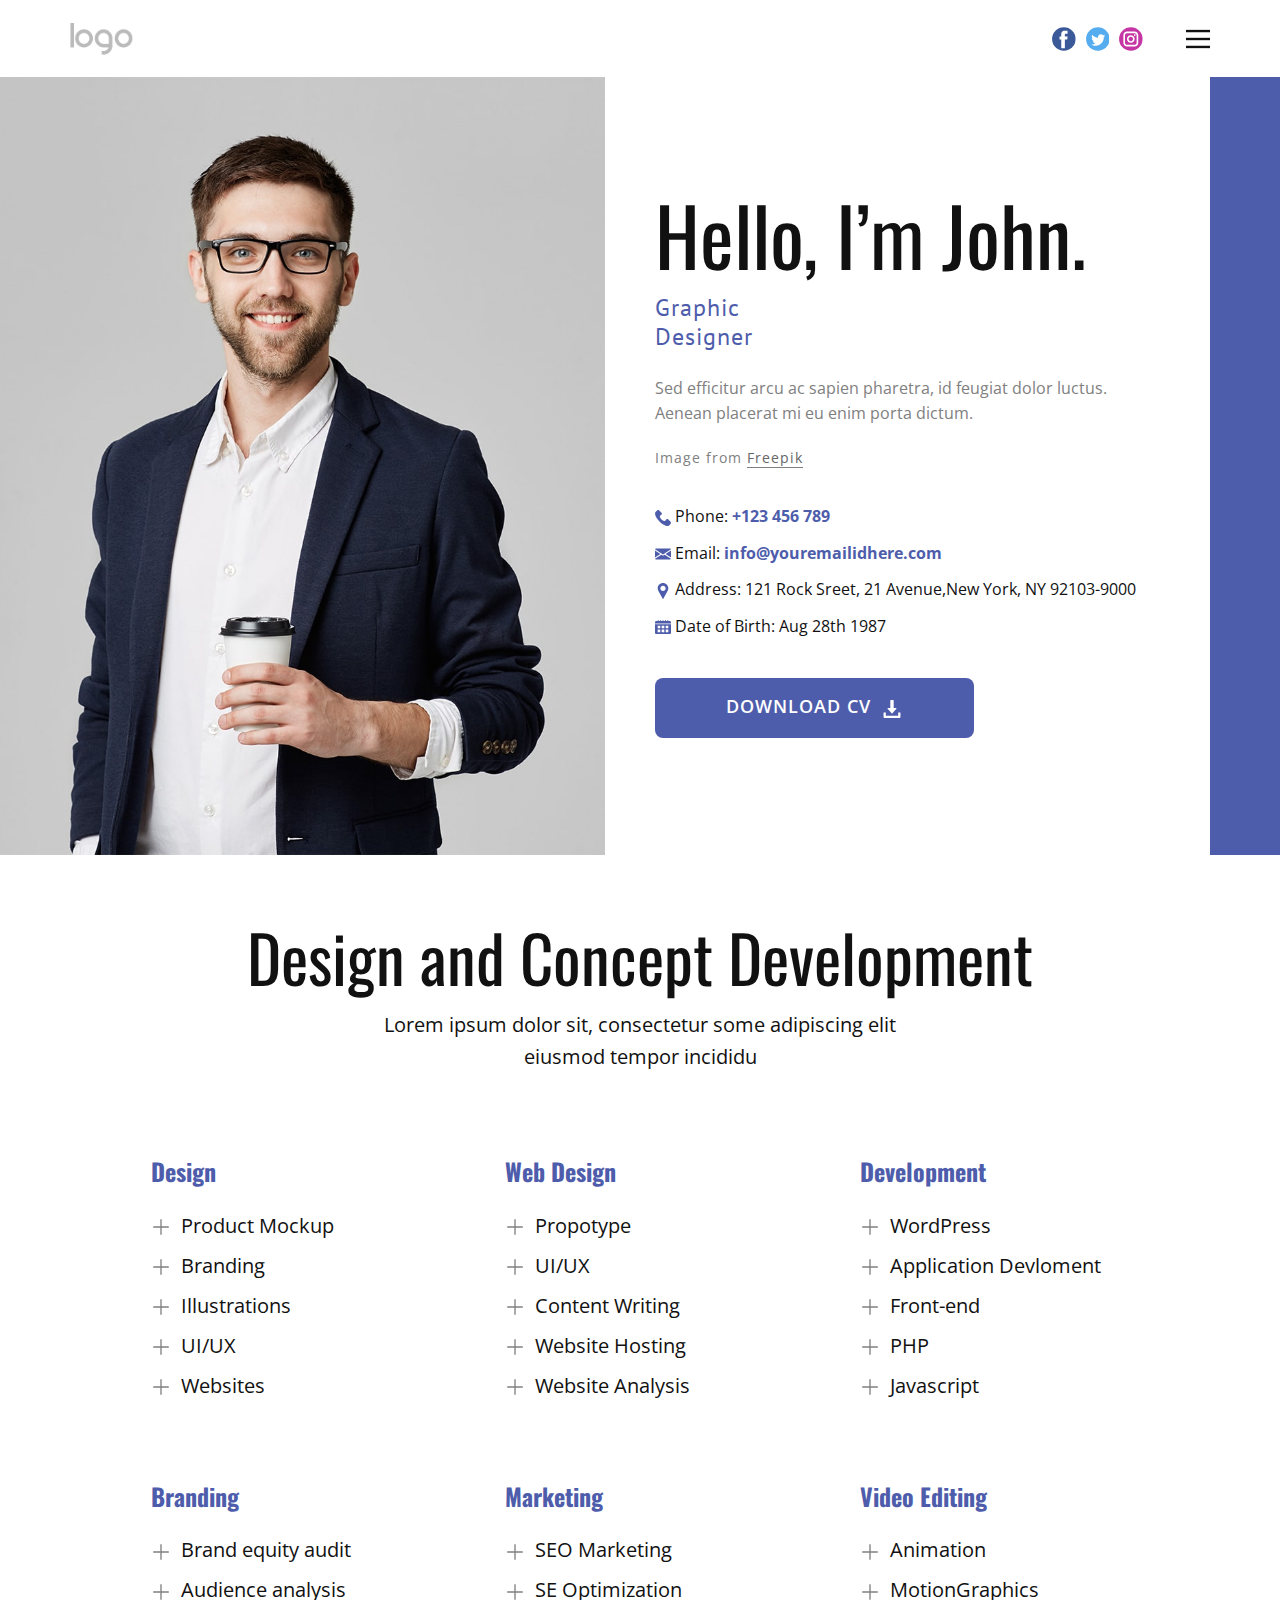
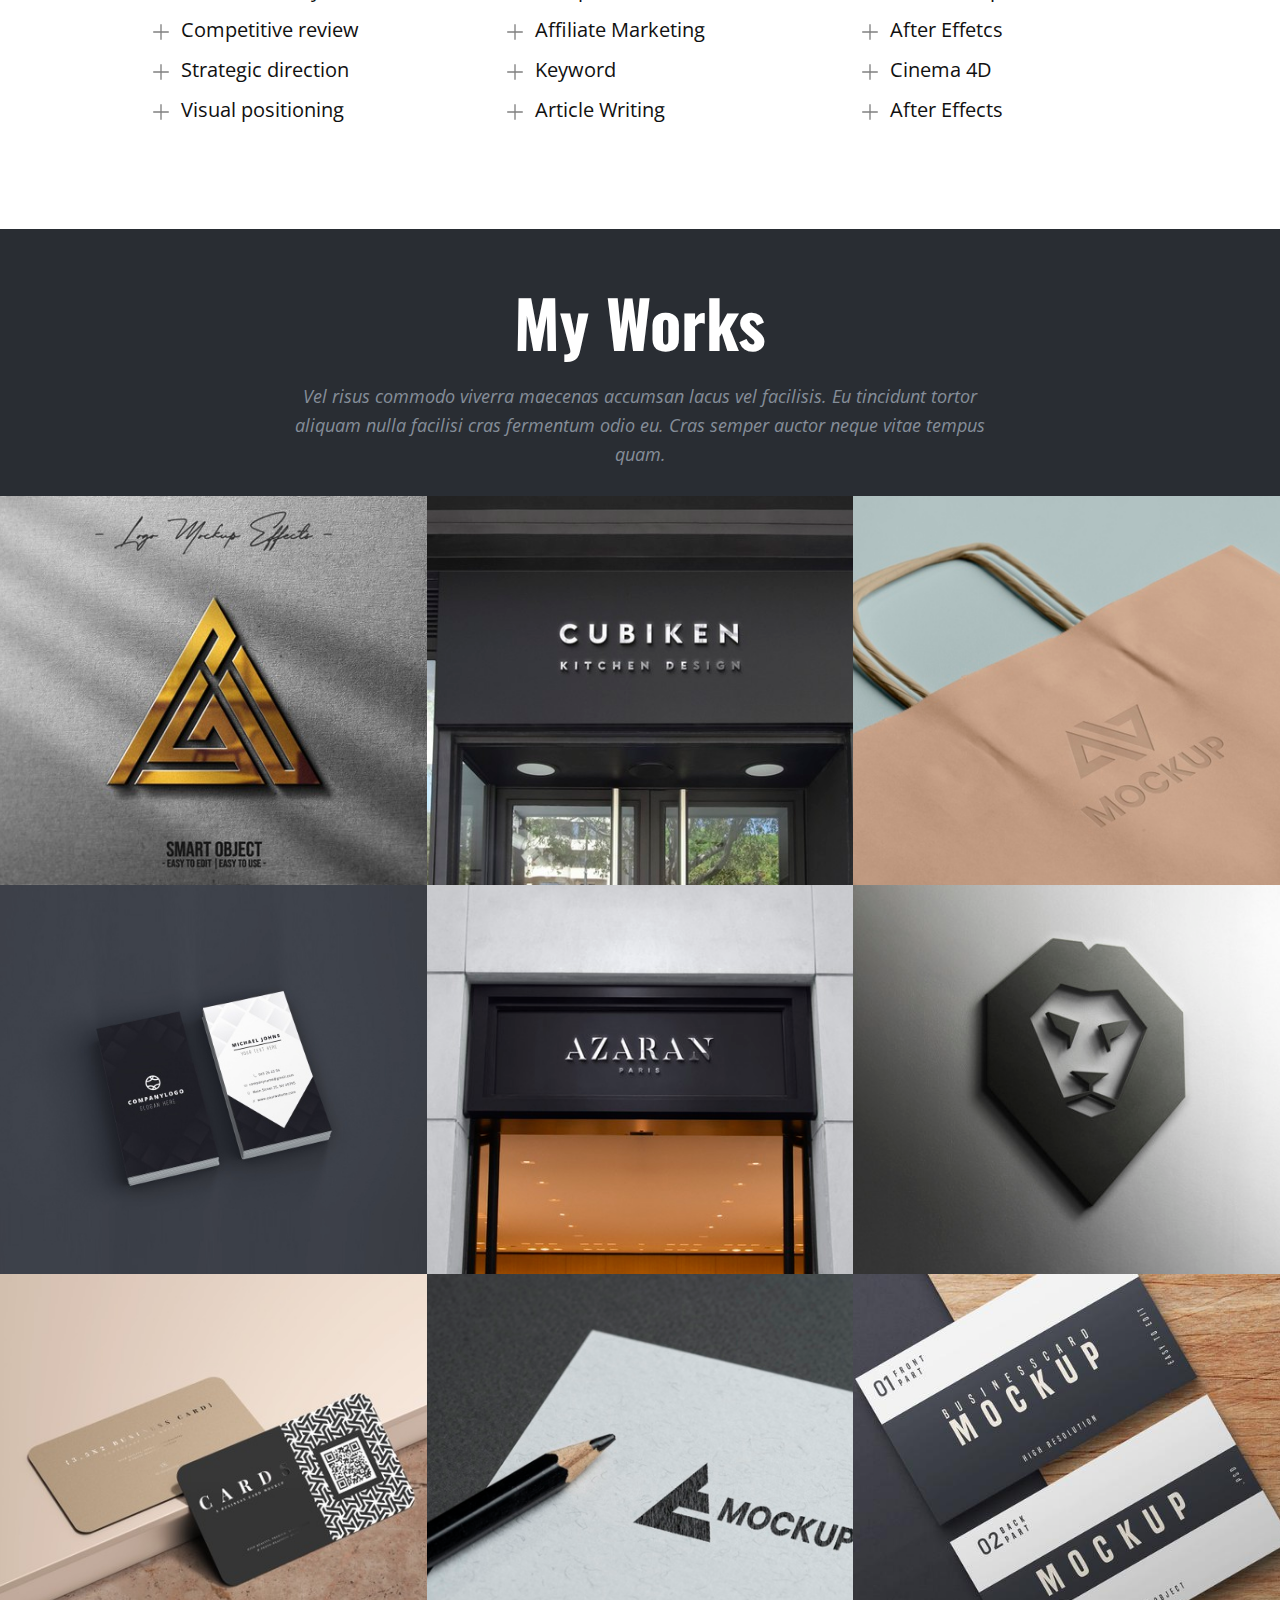
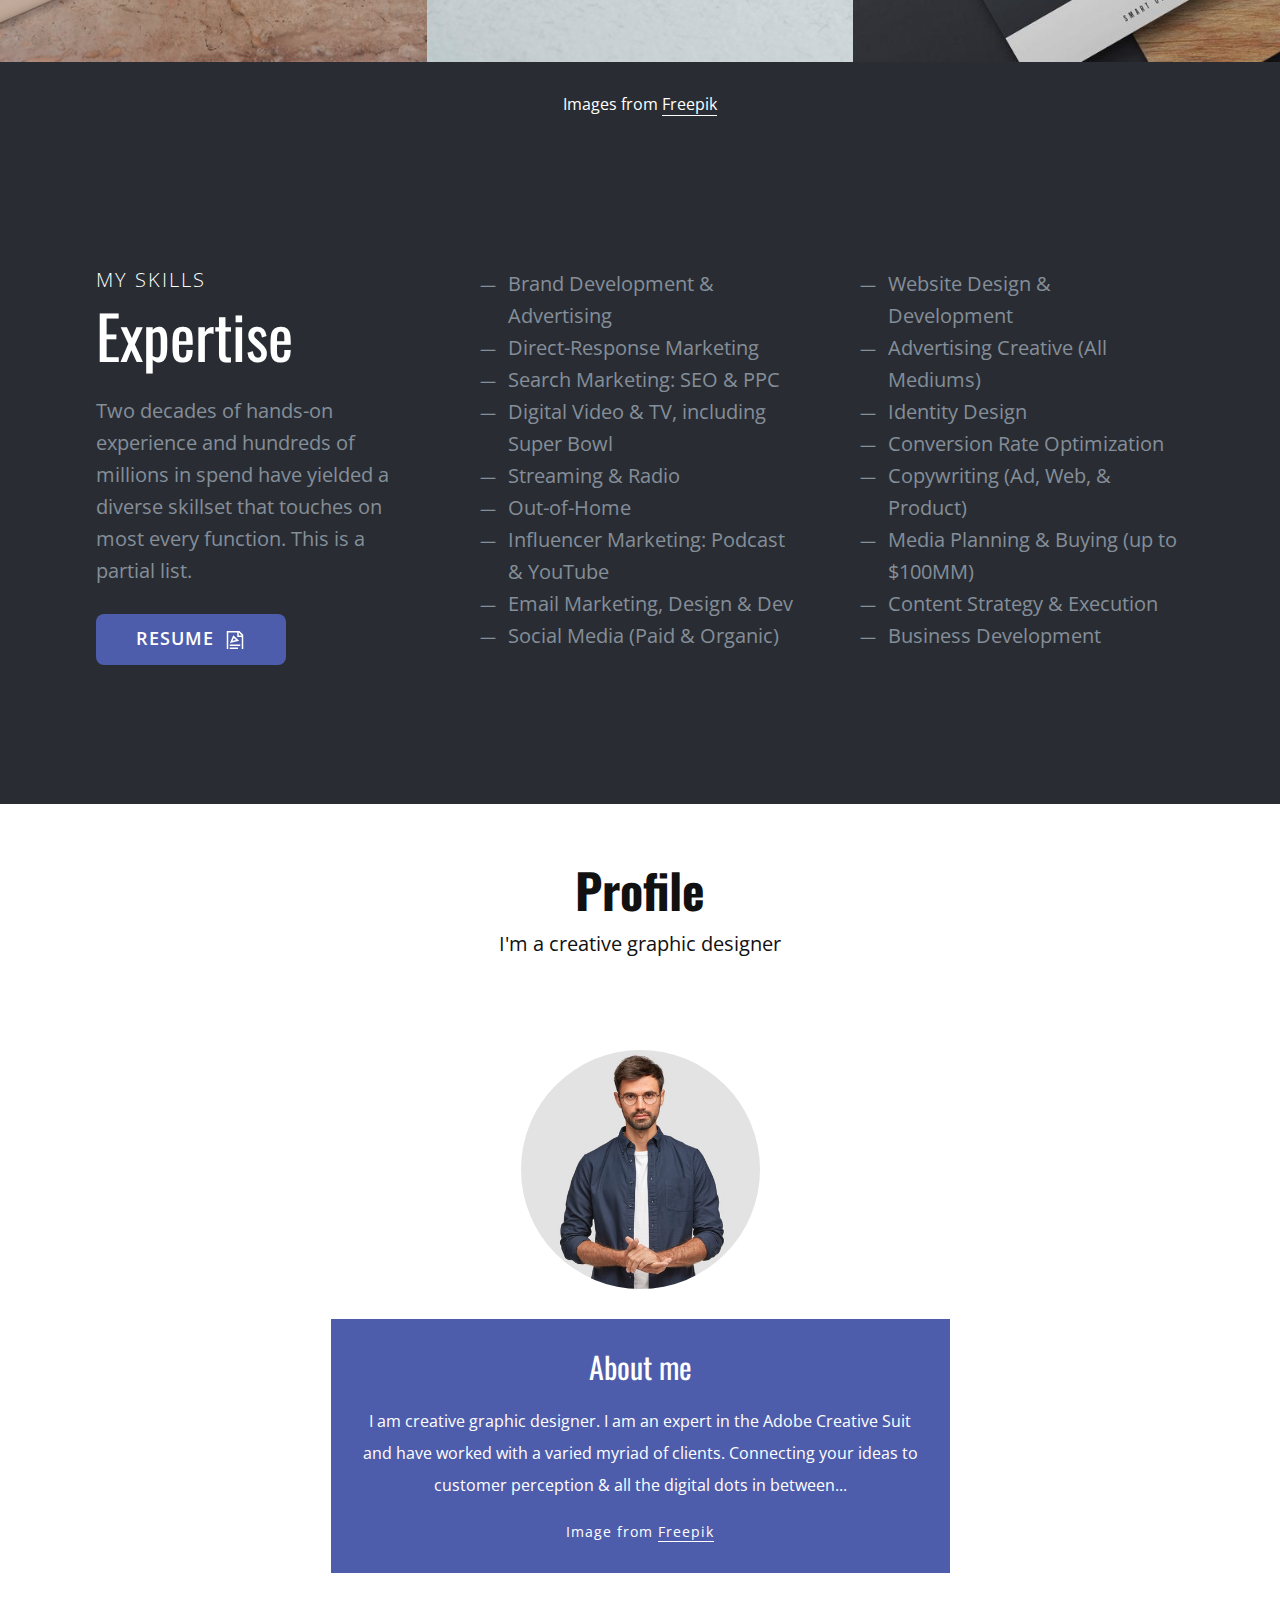
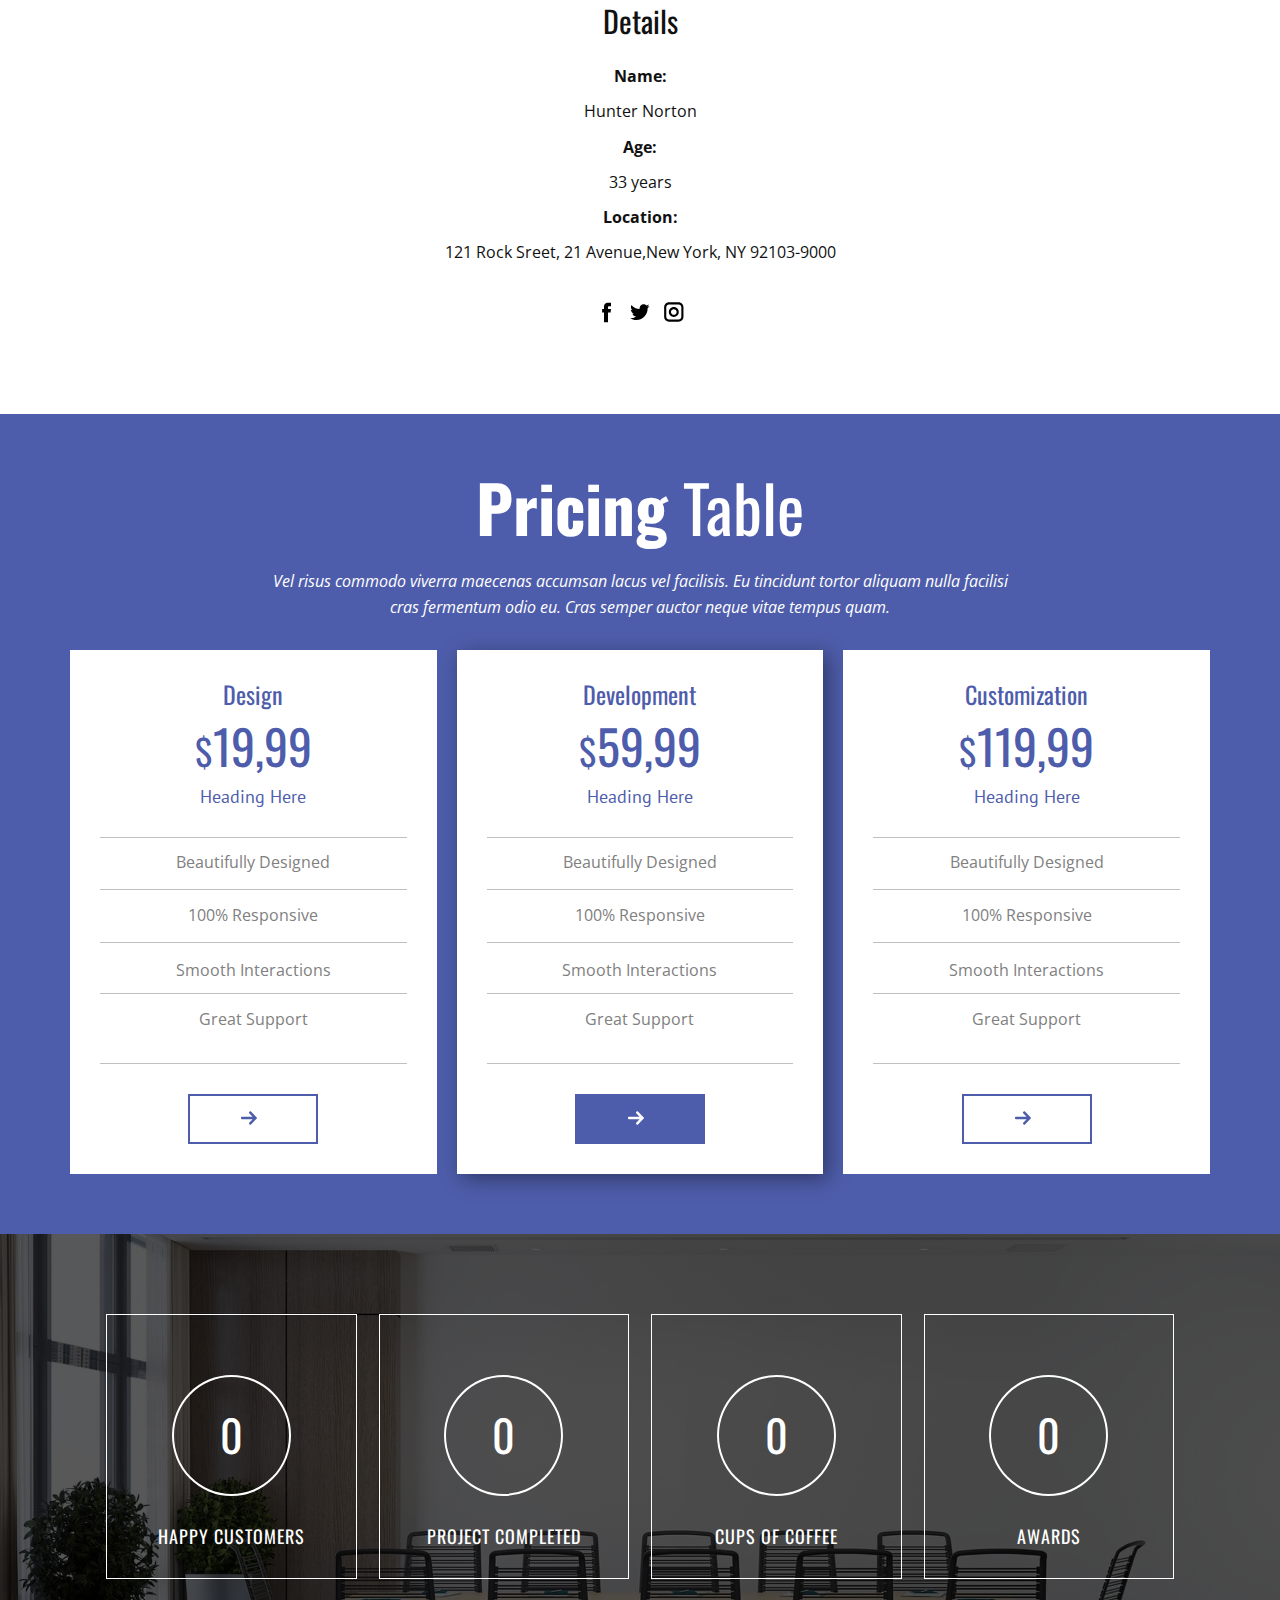
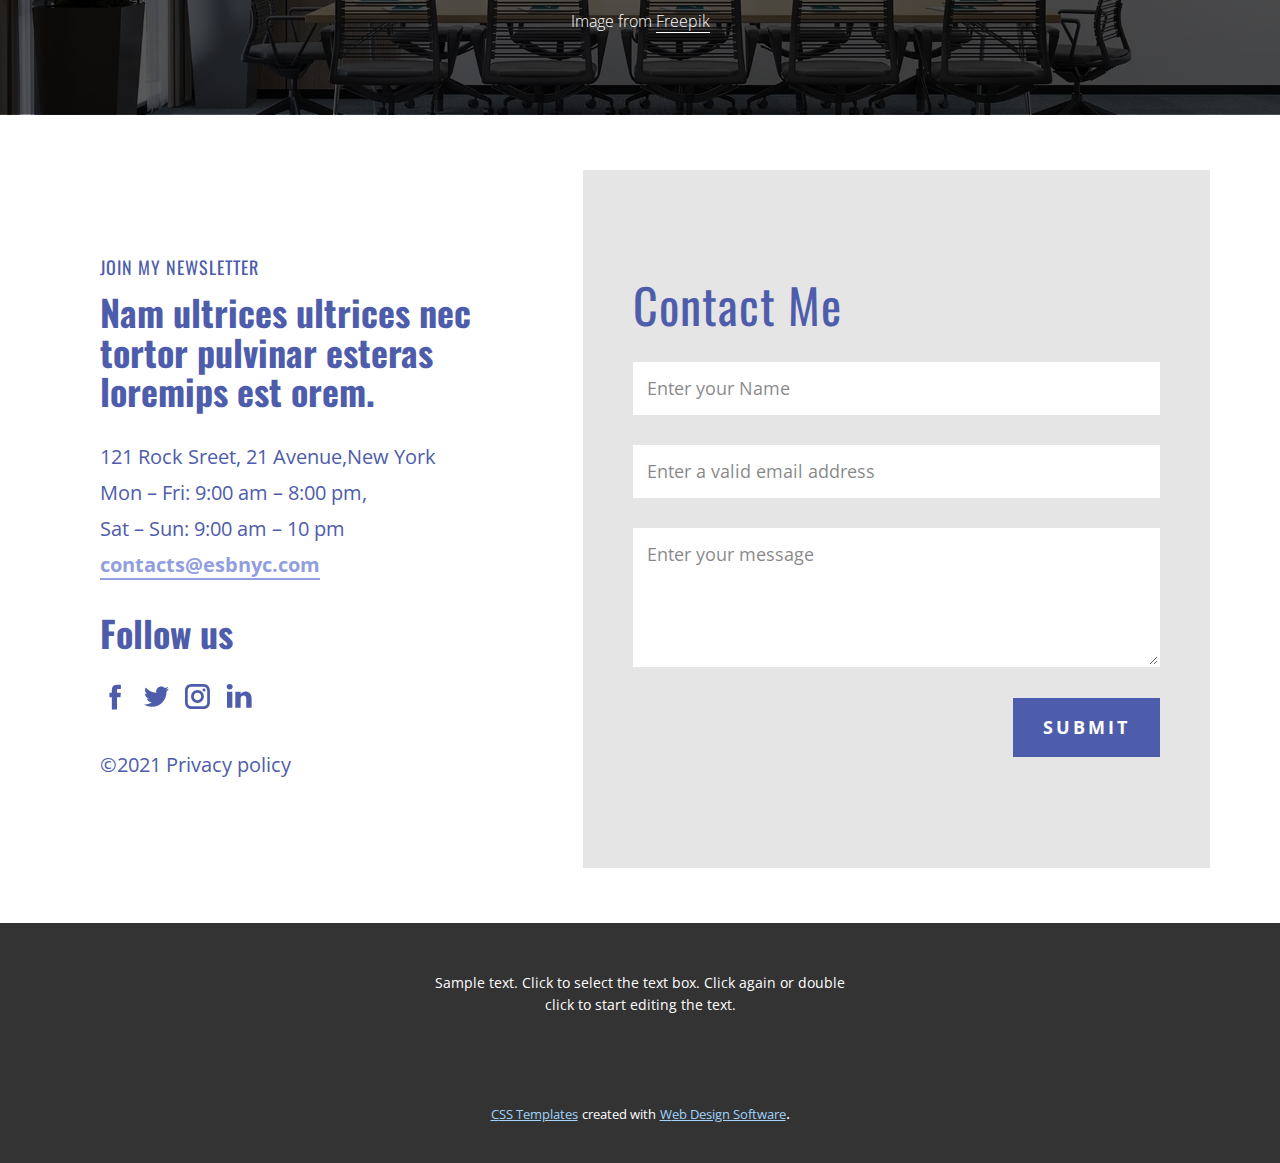
<file: index.html>
<!DOCTYPE html>
<html style="font-size: 16px;">
  <head>
    <meta name="viewport" content="width=device-width, initial-scale=1.0">
    <meta charset="utf-8">
    <meta name="keywords" content="Hello, I’m John., Design and Concept&nbsp;Development, My Works, Expertise, Profile, Pricing Table, Nam ultrices ultrices nec tortor pulvinar esteras loremips est orem., Follow us, Contact Me">
    <meta name="description" content="">
    <meta name="page_type" content="np-template-header-footer-from-plugin">
    <title>Home</title>
    <link rel="stylesheet" href="nicepage.css" media="screen">
<link rel="stylesheet" href="Home.css" media="screen">
    <script class="u-script" type="text/javascript" src="jquery-1.9.1.min.js" defer=""></script>
    <script class="u-script" type="text/javascript" src="nicepage.js" defer=""></script>
    <meta name="generator" content="Nicepage 3.21.3, nicepage.com">
    <link id="u-theme-google-font" rel="stylesheet" href="https://fonts.googleapis.com/css?family=Oswald:200,300,400,500,600,700|Open+Sans:300,300i,400,400i,600,600i,700,700i,800,800i">
    <link id="u-page-google-font" rel="stylesheet" href="https://fonts.googleapis.com/css?family=Oswald:200,300,400,500,600,700|PT+Sans:400,400i,700,700i|Oswald:200,300,400,500,600,700">
    
    
    
    
    
    
    
    
    
    <script type="application/ld+json">{
		"@context": "http://schema.org",
		"@type": "Organization",
		"name": "",
		"logo": "images/default-logo.png",
		"sameAs": []
}</script>
    <meta name="theme-color" content="#0063b1">
    <meta property="og:title" content="Home">
    <meta property="og:type" content="website">
  </head>
  <body data-home-page="https://website526072.nicepage.io/Home.html?version=7811f5e0-1051-45e7-b78c-82c750795b83" data-home-page-title="Home" class="u-body"><header class="u-clearfix u-header u-header" id="sec-61a4"><div class="u-clearfix u-sheet u-sheet-1">
        <nav class="u-align-left u-menu u-menu-dropdown u-offcanvas u-menu-1" data-responsive-from="XL">
          <div class="menu-collapse" style="font-size: 1rem;">
            <a class="u-button-style u-nav-link" href="#" style="padding: 4px 0px; font-size: calc(1em + 8px);">
              <svg class="u-svg-link" preserveAspectRatio="xMidYMin slice" viewBox="0 0 302 302" style=""><use xlink:href="#svg-8a8f"></use></svg>
              <svg xmlns="http://www.w3.org/2000/svg" xmlns:xlink="http://www.w3.org/1999/xlink" version="1.1" id="svg-8a8f" x="0px" y="0px" viewBox="0 0 302 302" style="enable-background:new 0 0 302 302;" xml:space="preserve" class="u-svg-content"><g><rect y="36" width="302" height="30"></rect><rect y="236" width="302" height="30"></rect><rect y="136" width="302" height="30"></rect>
</g><g></g><g></g><g></g><g></g><g></g><g></g><g></g><g></g><g></g><g></g><g></g><g></g><g></g><g></g><g></g></svg>
            </a>
          </div>
          <div class="u-custom-menu u-nav-container" wfd-invisible="true">
            <ul class="u-nav u-unstyled u-nav-1"><li class="u-nav-item"><a class="u-button-style u-nav-link u-text-active-palette-1-base u-text-hover-palette-2-base" href="Page-1.html" style="padding: 10px 20px;">Page 1</a>
</li><li class="u-nav-item"><a class="u-button-style u-nav-link u-text-active-palette-1-base u-text-hover-palette-2-base" href="Page-2.html" style="padding: 10px 20px;">Page 2</a>
</li><li class="u-nav-item"><a class="u-button-style u-nav-link u-text-active-palette-1-base u-text-hover-palette-2-base" href="Page-3.html" style="padding: 10px 20px;">Page 3</a>
</li><li class="u-nav-item"><a class="u-button-style u-nav-link u-text-active-palette-1-base u-text-hover-palette-2-base" href="Page-4.html" style="padding: 10px 20px;">Page 4</a>
</li><li class="u-nav-item"><a class="u-button-style u-nav-link u-text-active-palette-1-base u-text-hover-palette-2-base" href="Page-5.html" style="padding: 10px 20px;">Page 5</a>
</li><li class="u-nav-item"><a class="u-button-style u-nav-link u-text-active-palette-1-base u-text-hover-palette-2-base" href="Page-6.html" style="padding: 10px 20px;">Page 6</a>
</li><li class="u-nav-item"><a class="u-button-style u-nav-link u-text-active-palette-1-base u-text-hover-palette-2-base" href="Page-7.html" style="padding: 10px 20px;">Page 7</a>
</li><li class="u-nav-item"><a class="u-button-style u-nav-link u-text-active-palette-1-base u-text-hover-palette-2-base" href="Page-8.html" style="padding: 10px 20px;">Page 8</a>
</li><li class="u-nav-item"><a class="u-button-style u-nav-link u-text-active-palette-1-base u-text-hover-palette-2-base" href="Page-9.html" style="padding: 10px 20px;">Page 9</a>
</li><li class="u-nav-item"><a class="u-button-style u-nav-link u-text-active-palette-1-base u-text-hover-palette-2-base" href="Page-10.html" style="padding: 10px 20px;">Page 10</a>
</li><li class="u-nav-item"><a class="u-button-style u-nav-link u-text-active-palette-1-base u-text-hover-palette-2-base" href="Page-11.html" style="padding: 10px 20px;">Page 11</a>
</li><li class="u-nav-item"><a class="u-button-style u-nav-link u-text-active-palette-1-base u-text-hover-palette-2-base" href="Home.html" style="padding: 10px 20px;">Home</a>
</li></ul>
          </div>
          <div class="u-custom-menu u-nav-container-collapse">
            <div class="u-align-center u-black u-container-style u-inner-container-layout u-opacity u-opacity-95 u-sidenav">
              <div class="u-sidenav-overflow">
                <div class="u-menu-close"></div>
                <ul class="u-align-center u-nav u-popupmenu-items u-unstyled u-nav-2"><li class="u-nav-item"><a class="u-button-style u-nav-link" href="Page-1.html">Page 1</a>
</li><li class="u-nav-item"><a class="u-button-style u-nav-link" href="Page-2.html">Page 2</a>
</li><li class="u-nav-item"><a class="u-button-style u-nav-link" href="Page-3.html">Page 3</a>
</li><li class="u-nav-item"><a class="u-button-style u-nav-link" href="Page-4.html">Page 4</a>
</li><li class="u-nav-item"><a class="u-button-style u-nav-link" href="Page-5.html">Page 5</a>
</li></ul>
              </div>
            </div>
            <div class="u-black u-menu-overlay u-opacity u-opacity-70" wfd-invisible="true"></div>
          </div>
        </nav>
        <div class="u-social-icons u-spacing-10 u-social-icons-1">
          <a class="u-social-url" title="facebook" target="_blank" href=""><span class="u-icon u-icon-circle u-social-facebook u-social-icon u-icon-1"><svg class="u-svg-link" preserveAspectRatio="xMidYMin slice" viewBox="0 0 112 112" style=""><use xlink:href="#svg-0587"></use></svg><svg class="u-svg-content" viewBox="0 0 112 112" x="0" y="0" id="svg-0587"><circle fill="currentColor" cx="56.1" cy="56.1" r="55"></circle><path fill="#FFFFFF" d="M73.5,31.6h-9.1c-1.4,0-3.6,0.8-3.6,3.9v8.5h12.6L72,58.3H60.8v40.8H43.9V58.3h-8V43.9h8v-9.2
            c0-6.7,3.1-17,17-17h12.5v13.9H73.5z"></path></svg></span>
          </a>
          <a class="u-social-url" title="twitter" target="_blank" href=""><span class="u-icon u-icon-circle u-social-icon u-social-twitter u-icon-2"><svg class="u-svg-link" preserveAspectRatio="xMidYMin slice" viewBox="0 0 112 112" style=""><use xlink:href="#svg-d138"></use></svg><svg class="u-svg-content" viewBox="0 0 112 112" x="0" y="0" id="svg-d138"><circle fill="currentColor" class="st0" cx="56.1" cy="56.1" r="55"></circle><path fill="#FFFFFF" d="M83.8,47.3c0,0.6,0,1.2,0,1.7c0,17.7-13.5,38.2-38.2,38.2C38,87.2,31,85,25,81.2c1,0.1,2.1,0.2,3.2,0.2
            c6.3,0,12.1-2.1,16.7-5.7c-5.9-0.1-10.8-4-12.5-9.3c0.8,0.2,1.7,0.2,2.5,0.2c1.2,0,2.4-0.2,3.5-0.5c-6.1-1.2-10.8-6.7-10.8-13.1
            c0-0.1,0-0.1,0-0.2c1.8,1,3.9,1.6,6.1,1.7c-3.6-2.4-6-6.5-6-11.2c0-2.5,0.7-4.8,1.8-6.7c6.6,8.1,16.5,13.5,27.6,14
            c-0.2-1-0.3-2-0.3-3.1c0-7.4,6-13.4,13.4-13.4c3.9,0,7.3,1.6,9.8,4.2c3.1-0.6,5.9-1.7,8.5-3.3c-1,3.1-3.1,5.8-5.9,7.4
            c2.7-0.3,5.3-1,7.7-2.1C88.7,43,86.4,45.4,83.8,47.3z"></path></svg></span>
          </a>
          <a class="u-social-url" title="instagram" target="_blank" href=""><span class="u-icon u-icon-circle u-social-icon u-social-instagram u-icon-3"><svg class="u-svg-link" preserveAspectRatio="xMidYMin slice" viewBox="0 0 112 112" style=""><use xlink:href="#svg-4ab2"></use></svg><svg class="u-svg-content" viewBox="0 0 112 112" x="0" y="0" id="svg-4ab2"><circle fill="currentColor" cx="56.1" cy="56.1" r="55"></circle><path fill="#FFFFFF" d="M55.9,38.2c-9.9,0-17.9,8-17.9,17.9C38,66,46,74,55.9,74c9.9,0,17.9-8,17.9-17.9C73.8,46.2,65.8,38.2,55.9,38.2
            z M55.9,66.4c-5.7,0-10.3-4.6-10.3-10.3c-0.1-5.7,4.6-10.3,10.3-10.3c5.7,0,10.3,4.6,10.3,10.3C66.2,61.8,61.6,66.4,55.9,66.4z"></path><path fill="#FFFFFF" d="M74.3,33.5c-2.3,0-4.2,1.9-4.2,4.2s1.9,4.2,4.2,4.2s4.2-1.9,4.2-4.2S76.6,33.5,74.3,33.5z"></path><path fill="#FFFFFF" d="M73.1,21.3H38.6c-9.7,0-17.5,7.9-17.5,17.5v34.5c0,9.7,7.9,17.6,17.5,17.6h34.5c9.7,0,17.5-7.9,17.5-17.5V38.8
            C90.6,29.1,82.7,21.3,73.1,21.3z M83,73.3c0,5.5-4.5,9.9-9.9,9.9H38.6c-5.5,0-9.9-4.5-9.9-9.9V38.8c0-5.5,4.5-9.9,9.9-9.9h34.5
            c5.5,0,9.9,4.5,9.9,9.9V73.3z"></path></svg></span>
          </a>
        </div>
        <a href="https://nicepage.com" class="u-image u-logo u-image-1">
          <img src="images/default-logo.png" class="u-logo-image u-logo-image-1">
        </a>
      </div></header> 
    <section class="u-align-center u-clearfix u-palette-4-base u-section-1" id="sec-d430">
      <div class="u-clearfix u-gutter-0 u-layout-wrap u-layout-wrap-1">
        <div class="u-gutter-0 u-layout">
          <div class="u-layout-row">
            <div class="u-container-style u-image u-layout-cell u-size-30 u-image-1" data-image-width="1100" data-image-height="1134">
              <div class="u-container-layout u-valign-bottom u-container-layout-1"></div>
            </div>
            <div class="u-align-left u-container-style u-layout-cell u-shape-rectangle u-size-30 u-white u-layout-cell-2">
              <div class="u-container-layout u-valign-middle u-container-layout-2">
                <h1 class="u-custom-font u-font-oswald u-text u-text-1">Hello, I’m John.</h1>
                <h6 class="u-custom-font u-font-pt-sans u-text u-text-palette-4-base u-text-2">Graphic Designer</h6>
                <p class="u-text u-text-grey-50 u-text-3">Sed efficitur arcu ac sapien pharetra, id feugiat dolor luctus. Aenean placerat mi eu enim porta dictum.</p>
                <p class="u-text u-text-grey-50 u-text-4">Image from <a href="https://www.freepik.com/photos/business" class="u-active-none u-border-1 u-border-grey-50 u-btn u-button-link u-button-style u-hover-none u-none u-text-grey-60 u-btn-1" target="_blank">Freepik</a>
                </p>
                <p class="u-text u-text-5"><span class="u-icon u-text-palette-4-base u-icon-1"><svg class="u-svg-content" viewBox="0 0 513.64 513.64" x="0px" y="0px" style="width: 1em; height: 1em;"><g><g><path d="M499.66,376.96l-71.68-71.68c-25.6-25.6-69.12-15.359-79.36,17.92c-7.68,23.041-33.28,35.841-56.32,30.72    c-51.2-12.8-120.32-79.36-133.12-133.12c-7.68-23.041,7.68-48.641,30.72-56.32c33.28-10.24,43.52-53.76,17.92-79.36l-71.68-71.68    c-20.48-17.92-51.2-17.92-69.12,0l-48.64,48.64c-48.64,51.2,5.12,186.88,125.44,307.2c120.32,120.32,256,176.641,307.2,125.44    l48.64-48.64C517.581,425.6,517.581,394.88,499.66,376.96z"></path>
</g>
</g></svg><img></span>&nbsp;Phone: <a href="tel:+123456789" class="u-active-none u-border-none u-btn u-button-link u-button-style u-hover-none u-none u-text-palette-4-base u-btn-2">+123 456 789</a>
                </p>
                <p class="u-text u-text-6"><span class="u-icon u-text-palette-4-base u-icon-2"><svg class="u-svg-content" viewBox="0 0 512 512" x="0px" y="0px" style="width: 1em; height: 1em;"><g><g><polygon points="339.392,258.624 512,367.744 512,144.896   "></polygon>
</g>
</g><g><g><polygon points="0,144.896 0,367.744 172.608,258.624   "></polygon>
</g>
</g><g><g><path d="M480,80H32C16.032,80,3.36,91.904,0.96,107.232L256,275.264l255.04-168.032C508.64,91.904,495.968,80,480,80z"></path>
</g>
</g><g><g><path d="M310.08,277.952l-45.28,29.824c-2.688,1.76-5.728,2.624-8.8,2.624c-3.072,0-6.112-0.864-8.8-2.624l-45.28-29.856    L1.024,404.992C3.488,420.192,16.096,432,32,432h448c15.904,0,28.512-11.808,30.976-27.008L310.08,277.952z"></path>
</g>
</g></svg><img></span>&nbsp;Email: <a href="mailto:info@youremailidhere.com" class="u-active-none u-border-none u-btn u-button-link u-button-style u-hover-none u-none u-text-palette-4-base u-btn-3">info@youremailidhere.com</a>
                </p>
                <p class="u-text u-text-7"><span class="u-icon u-text-palette-4-base u-icon-3"><svg class="u-svg-content" viewBox="0 0 512 512" x="0px" y="0px" style="width: 1em; height: 1em;"><g><g><path d="M256,0C161.896,0,85.333,76.563,85.333,170.667c0,28.25,7.063,56.26,20.49,81.104L246.667,506.5    c1.875,3.396,5.448,5.5,9.333,5.5s7.458-2.104,9.333-5.5l140.896-254.813c13.375-24.76,20.438-52.771,20.438-81.021    C426.667,76.563,350.104,0,256,0z M256,256c-47.052,0-85.333-38.281-85.333-85.333c0-47.052,38.281-85.333,85.333-85.333    s85.333,38.281,85.333,85.333C341.333,217.719,303.052,256,256,256z"></path>
</g>
</g></svg><img></span>&nbsp;Address: 121 Rock Sreet, 21 Avenue,New York, NY 92103-9000
                </p>
                <p class="u-text u-text-8"><span class="u-icon u-text-palette-4-base u-icon-4"><svg class="u-svg-content" viewBox="0 0 512 512" x="0px" y="0px" style="width: 1em; height: 1em;"><g><g><path d="M0,165.014v272.984c0,24.198,19.687,43.885,43.885,43.885h424.23c24.198,0,43.885-19.686,43.885-43.884V165.014H0z     M169.541,415.405c0,5.567-4.513,10.079-10.079,10.079H95.103c-5.567,0-10.079-4.513-10.079-10.079v-66.587    c0-5.567,4.513-10.079,10.079-10.079h64.359c5.567,0,10.079,4.513,10.079,10.079V415.405z M169.541,288.915    c0,5.567-4.513,10.079-10.079,10.079H95.103c-5.567,0-10.079-4.513-10.079-10.079v-66.587c0-5.567,4.513-10.079,10.079-10.079    h64.359c5.567,0,10.079,4.513,10.079,10.079V288.915z M298.259,415.405c0,5.567-4.513,10.079-10.079,10.079h-64.359    c-5.567,0-10.079-4.513-10.079-10.079v-66.587c0-5.567,4.513-10.079,10.079-10.079h64.359c5.567,0,10.079,4.513,10.079,10.079    V415.405z M298.259,288.915c0,5.567-4.513,10.079-10.079,10.079h-64.359c-5.567,0-10.079-4.513-10.079-10.079v-66.587    c0-5.567,4.513-10.079,10.079-10.079h64.359c5.567,0,10.079,4.513,10.079,10.079V288.915z M426.977,415.405    c0,5.567-4.513,10.079-10.079,10.079h-64.359c-5.567,0-10.079-4.513-10.079-10.079v-66.587c0-5.567,4.513-10.079,10.079-10.079    h64.359c5.567,0,10.079,4.513,10.079,10.079V415.405z M426.977,288.915c0,5.567-4.513,10.079-10.079,10.079h-64.359    c-5.567,0-10.079-4.513-10.079-10.079v-66.587c0-5.567,4.513-10.079,10.079-10.079h64.359c5.567,0,10.079,4.513,10.079,10.079    V288.915z"></path>
</g>
</g><g><g><path d="M468.115,67.768h-41.742V45.236c0-8.35-6.769-15.119-15.119-15.119s-15.119,6.769-15.119,15.119v22.532h-47.388V45.236    c0-8.35-6.769-15.119-15.119-15.119c-8.35,0-15.119,6.769-15.119,15.119v22.532H271.12V45.236c0-8.35-6.769-15.119-15.119-15.119    s-15.119,6.769-15.119,15.119v22.532h-47.389V45.236c0-8.35-6.769-15.119-15.119-15.119c-8.35,0-15.119,6.769-15.119,15.119    v22.532h-47.388V45.236c0-8.35-6.769-15.119-15.119-15.119c-8.35,0-15.119,6.769-15.119,15.119v22.532h-0.002H43.885    C19.687,67.768,0,87.455,0,111.653v33.203h512v-33.203C512,87.455,492.313,67.768,468.115,67.768z"></path>
</g>
</g></svg><img></span>&nbsp;Date of Birth: Aug 28th 1987
                </p>
                <a href="mailto:hi@freedesigner.com" class="u-active-palette-4-light-1 u-border-none u-btn u-btn-round u-button-style u-hover-palette-4-light-1 u-palette-4-base u-radius-8 u-text-active-white u-text-body-alt-color u-text-hover-white u-btn-4">Download cv&nbsp;&nbsp;<span class="u-icon u-icon-5"><svg class="u-svg-content" viewBox="0 0 512 512" x="0px" y="0px" style="width: 1em; height: 1em;"><g><g><path d="M382.56,233.376C379.968,227.648,374.272,224,368,224h-64V16c0-8.832-7.168-16-16-16h-64c-8.832,0-16,7.168-16,16v208h-64    c-6.272,0-11.968,3.68-14.56,9.376c-2.624,5.728-1.6,12.416,2.528,17.152l112,128c3.04,3.488,7.424,5.472,12.032,5.472    c4.608,0,8.992-2.016,12.032-5.472l112-128C384.192,245.824,385.152,239.104,382.56,233.376z"></path>
</g>
</g><g><g><path d="M432,352v96H80v-96H16v128c0,17.696,14.336,32,32,32h416c17.696,0,32-14.304,32-32V352H432z"></path>
</g>
</g></svg><img></span>
                </a>
              </div>
            </div>
          </div>
        </div>
      </div>
    </section>
    <section class="u-align-center u-clearfix u-section-2" id="carousel_13b7">
      <div class="u-clearfix u-sheet u-valign-middle u-sheet-1">
        <h1 class="u-align-left-xs u-text u-text-1">Design and Concept&nbsp;Development</h1>
        <p class="u-align-left-xs u-text u-text-2">Lorem ipsum dolor sit, consectetur some adipiscing elit eiusmod tempor incididu<br>
        </p>
        <div class="u-expanded-width-xs u-list u-list-1">
          <div class="u-repeater u-repeater-1">
            <div class="u-align-left u-container-style u-list-item u-repeater-item u-shape-rectangle">
              <div class="u-container-layout u-similar-container u-valign-top u-container-layout-1">
                <h4 class="u-text u-text-palette-4-base u-text-3">Design</h4>
                <ul class="u-custom-list u-text u-text-4">
                  <li style="margin-left: 1.5em;">
                    <div class="u-list-icon u-text-grey-50">
                      <svg class="u-svg-content" viewBox="0 0 409.6 409.6" x="0px" y="0px" id="svg-8185"><g><g><path d="M392.533,187.733H221.867V17.067C221.867,7.641,214.226,0,204.8,0s-17.067,7.641-17.067,17.067v170.667H17.067    C7.641,187.733,0,195.374,0,204.8s7.641,17.067,17.067,17.067h170.667v170.667c0,9.426,7.641,17.067,17.067,17.067    s17.067-7.641,17.067-17.067V221.867h170.667c9.426,0,17.067-7.641,17.067-17.067S401.959,187.733,392.533,187.733z"></path>
</g>
</g></svg>
                    </div>Product Mockup
                  </li>
                  <li style="margin-left: 1.5em;">
                    <div class="u-list-icon u-text-grey-50">
                      <svg class="u-svg-content" viewBox="0 0 409.6 409.6" x="0px" y="0px" id="svg-8185"><g><g><path d="M392.533,187.733H221.867V17.067C221.867,7.641,214.226,0,204.8,0s-17.067,7.641-17.067,17.067v170.667H17.067    C7.641,187.733,0,195.374,0,204.8s7.641,17.067,17.067,17.067h170.667v170.667c0,9.426,7.641,17.067,17.067,17.067    s17.067-7.641,17.067-17.067V221.867h170.667c9.426,0,17.067-7.641,17.067-17.067S401.959,187.733,392.533,187.733z"></path>
</g>
</g></svg>
                    </div>Branding
                  </li>
                  <li style="margin-left: 1.5em;">
                    <div class="u-list-icon u-text-grey-50">
                      <svg class="u-svg-content" viewBox="0 0 409.6 409.6" x="0px" y="0px" id="svg-8185"><g><g><path d="M392.533,187.733H221.867V17.067C221.867,7.641,214.226,0,204.8,0s-17.067,7.641-17.067,17.067v170.667H17.067    C7.641,187.733,0,195.374,0,204.8s7.641,17.067,17.067,17.067h170.667v170.667c0,9.426,7.641,17.067,17.067,17.067    s17.067-7.641,17.067-17.067V221.867h170.667c9.426,0,17.067-7.641,17.067-17.067S401.959,187.733,392.533,187.733z"></path>
</g>
</g></svg>
                    </div>Illustrations
                  </li>
                  <li style="margin-left: 1.5em;">
                    <div class="u-list-icon u-text-grey-50">
                      <svg class="u-svg-content" viewBox="0 0 409.6 409.6" x="0px" y="0px" id="svg-8185"><g><g><path d="M392.533,187.733H221.867V17.067C221.867,7.641,214.226,0,204.8,0s-17.067,7.641-17.067,17.067v170.667H17.067    C7.641,187.733,0,195.374,0,204.8s7.641,17.067,17.067,17.067h170.667v170.667c0,9.426,7.641,17.067,17.067,17.067    s17.067-7.641,17.067-17.067V221.867h170.667c9.426,0,17.067-7.641,17.067-17.067S401.959,187.733,392.533,187.733z"></path>
</g>
</g></svg>
                    </div>UI/UX
                  </li>
                  <li style="margin-left: 1.5em;">
                    <div class="u-list-icon u-text-grey-50">
                      <svg class="u-svg-content" viewBox="0 0 409.6 409.6" x="0px" y="0px" id="svg-8185"><g><g><path d="M392.533,187.733H221.867V17.067C221.867,7.641,214.226,0,204.8,0s-17.067,7.641-17.067,17.067v170.667H17.067    C7.641,187.733,0,195.374,0,204.8s7.641,17.067,17.067,17.067h170.667v170.667c0,9.426,7.641,17.067,17.067,17.067    s17.067-7.641,17.067-17.067V221.867h170.667c9.426,0,17.067-7.641,17.067-17.067S401.959,187.733,392.533,187.733z"></path>
</g>
</g></svg>
                    </div>Websites<br>
                  </li>
                </ul>
              </div>
            </div>
            <div class="u-align-left u-container-style u-list-item u-repeater-item u-shape-rectangle">
              <div class="u-container-layout u-similar-container u-valign-top u-container-layout-2">
                <h4 class="u-text u-text-palette-4-base u-text-5">Web Design</h4>
                <ul class="u-custom-list u-text u-text-6">
                  <li style="margin-left: 1.5em;">
                    <div class="u-list-icon u-text-grey-50">
                      <svg class="u-svg-content" viewBox="0 0 409.6 409.6" x="0px" y="0px" id="svg-a797"><g><g><path d="M392.533,187.733H221.867V17.067C221.867,7.641,214.226,0,204.8,0s-17.067,7.641-17.067,17.067v170.667H17.067    C7.641,187.733,0,195.374,0,204.8s7.641,17.067,17.067,17.067h170.667v170.667c0,9.426,7.641,17.067,17.067,17.067    s17.067-7.641,17.067-17.067V221.867h170.667c9.426,0,17.067-7.641,17.067-17.067S401.959,187.733,392.533,187.733z"></path>
</g>
</g></svg>
                    </div>Propotype
                  </li>
                  <li style="margin-left: 1.5em;">
                    <div class="u-list-icon u-text-grey-50">
                      <svg class="u-svg-content" viewBox="0 0 409.6 409.6" x="0px" y="0px" id="svg-a797"><g><g><path d="M392.533,187.733H221.867V17.067C221.867,7.641,214.226,0,204.8,0s-17.067,7.641-17.067,17.067v170.667H17.067    C7.641,187.733,0,195.374,0,204.8s7.641,17.067,17.067,17.067h170.667v170.667c0,9.426,7.641,17.067,17.067,17.067    s17.067-7.641,17.067-17.067V221.867h170.667c9.426,0,17.067-7.641,17.067-17.067S401.959,187.733,392.533,187.733z"></path>
</g>
</g></svg>
                    </div>UI/UX
                  </li>
                  <li style="margin-left: 1.5em;">
                    <div class="u-list-icon u-text-grey-50">
                      <svg class="u-svg-content" viewBox="0 0 409.6 409.6" x="0px" y="0px" id="svg-a797"><g><g><path d="M392.533,187.733H221.867V17.067C221.867,7.641,214.226,0,204.8,0s-17.067,7.641-17.067,17.067v170.667H17.067    C7.641,187.733,0,195.374,0,204.8s7.641,17.067,17.067,17.067h170.667v170.667c0,9.426,7.641,17.067,17.067,17.067    s17.067-7.641,17.067-17.067V221.867h170.667c9.426,0,17.067-7.641,17.067-17.067S401.959,187.733,392.533,187.733z"></path>
</g>
</g></svg>
                    </div>Content Writing
                  </li>
                  <li style="margin-left: 1.5em;">
                    <div class="u-list-icon u-text-grey-50">
                      <svg class="u-svg-content" viewBox="0 0 409.6 409.6" x="0px" y="0px" id="svg-a797"><g><g><path d="M392.533,187.733H221.867V17.067C221.867,7.641,214.226,0,204.8,0s-17.067,7.641-17.067,17.067v170.667H17.067    C7.641,187.733,0,195.374,0,204.8s7.641,17.067,17.067,17.067h170.667v170.667c0,9.426,7.641,17.067,17.067,17.067    s17.067-7.641,17.067-17.067V221.867h170.667c9.426,0,17.067-7.641,17.067-17.067S401.959,187.733,392.533,187.733z"></path>
</g>
</g></svg>
                    </div>Website Hosting
                  </li>
                  <li style="margin-left: 1.5em;">
                    <div class="u-list-icon u-text-grey-50">
                      <svg class="u-svg-content" viewBox="0 0 409.6 409.6" x="0px" y="0px" id="svg-a797"><g><g><path d="M392.533,187.733H221.867V17.067C221.867,7.641,214.226,0,204.8,0s-17.067,7.641-17.067,17.067v170.667H17.067    C7.641,187.733,0,195.374,0,204.8s7.641,17.067,17.067,17.067h170.667v170.667c0,9.426,7.641,17.067,17.067,17.067    s17.067-7.641,17.067-17.067V221.867h170.667c9.426,0,17.067-7.641,17.067-17.067S401.959,187.733,392.533,187.733z"></path>
</g>
</g></svg>
                    </div>Website Analysis<br>
                  </li>
                </ul>
              </div>
            </div>
            <div class="u-align-left u-container-style u-list-item u-repeater-item u-shape-rectangle">
              <div class="u-container-layout u-similar-container u-valign-top u-container-layout-3">
                <h4 class="u-text u-text-palette-4-base u-text-7">Development</h4>
                <ul class="u-custom-list u-text u-text-8">
                  <li style="margin-left: 1.5em;">
                    <div class="u-list-icon u-text-grey-50">
                      <svg class="u-svg-content" viewBox="0 0 409.6 409.6" x="0px" y="0px" id="svg-f224"><g><g><path d="M392.533,187.733H221.867V17.067C221.867,7.641,214.226,0,204.8,0s-17.067,7.641-17.067,17.067v170.667H17.067    C7.641,187.733,0,195.374,0,204.8s7.641,17.067,17.067,17.067h170.667v170.667c0,9.426,7.641,17.067,17.067,17.067    s17.067-7.641,17.067-17.067V221.867h170.667c9.426,0,17.067-7.641,17.067-17.067S401.959,187.733,392.533,187.733z"></path>
</g>
</g></svg>
                    </div>WordPress
                  </li>
                  <li style="margin-left: 1.5em;">
                    <div class="u-list-icon u-text-grey-50">
                      <svg class="u-svg-content" viewBox="0 0 409.6 409.6" x="0px" y="0px" id="svg-f224"><g><g><path d="M392.533,187.733H221.867V17.067C221.867,7.641,214.226,0,204.8,0s-17.067,7.641-17.067,17.067v170.667H17.067    C7.641,187.733,0,195.374,0,204.8s7.641,17.067,17.067,17.067h170.667v170.667c0,9.426,7.641,17.067,17.067,17.067    s17.067-7.641,17.067-17.067V221.867h170.667c9.426,0,17.067-7.641,17.067-17.067S401.959,187.733,392.533,187.733z"></path>
</g>
</g></svg>
                    </div>Application Devloment
                  </li>
                  <li style="margin-left: 1.5em;">
                    <div class="u-list-icon u-text-grey-50">
                      <svg class="u-svg-content" viewBox="0 0 409.6 409.6" x="0px" y="0px" id="svg-f224"><g><g><path d="M392.533,187.733H221.867V17.067C221.867,7.641,214.226,0,204.8,0s-17.067,7.641-17.067,17.067v170.667H17.067    C7.641,187.733,0,195.374,0,204.8s7.641,17.067,17.067,17.067h170.667v170.667c0,9.426,7.641,17.067,17.067,17.067    s17.067-7.641,17.067-17.067V221.867h170.667c9.426,0,17.067-7.641,17.067-17.067S401.959,187.733,392.533,187.733z"></path>
</g>
</g></svg>
                    </div>Front-end
                  </li>
                  <li style="margin-left: 1.5em;">
                    <div class="u-list-icon u-text-grey-50">
                      <svg class="u-svg-content" viewBox="0 0 409.6 409.6" x="0px" y="0px" id="svg-f224"><g><g><path d="M392.533,187.733H221.867V17.067C221.867,7.641,214.226,0,204.8,0s-17.067,7.641-17.067,17.067v170.667H17.067    C7.641,187.733,0,195.374,0,204.8s7.641,17.067,17.067,17.067h170.667v170.667c0,9.426,7.641,17.067,17.067,17.067    s17.067-7.641,17.067-17.067V221.867h170.667c9.426,0,17.067-7.641,17.067-17.067S401.959,187.733,392.533,187.733z"></path>
</g>
</g></svg>
                    </div>PHP
                  </li>
                  <li style="margin-left: 1.5em;">
                    <div class="u-list-icon u-text-grey-50">
                      <svg class="u-svg-content" viewBox="0 0 409.6 409.6" x="0px" y="0px" id="svg-f224"><g><g><path d="M392.533,187.733H221.867V17.067C221.867,7.641,214.226,0,204.8,0s-17.067,7.641-17.067,17.067v170.667H17.067    C7.641,187.733,0,195.374,0,204.8s7.641,17.067,17.067,17.067h170.667v170.667c0,9.426,7.641,17.067,17.067,17.067    s17.067-7.641,17.067-17.067V221.867h170.667c9.426,0,17.067-7.641,17.067-17.067S401.959,187.733,392.533,187.733z"></path>
</g>
</g></svg>
                    </div>Javascript<br>
                  </li>
                </ul>
              </div>
            </div>
            <div class="u-align-left u-container-style u-list-item u-repeater-item u-shape-rectangle">
              <div class="u-container-layout u-similar-container u-valign-top u-container-layout-4">
                <h4 class="u-text u-text-palette-4-base u-text-9">Branding</h4>
                <ul class="u-custom-list u-text u-text-10">
                  <li style="margin-left: 1.5em;">
                    <div class="u-list-icon u-text-grey-50">
                      <svg class="u-svg-content" viewBox="0 0 409.6 409.6" x="0px" y="0px" id="svg-a797"><g><g><path d="M392.533,187.733H221.867V17.067C221.867,7.641,214.226,0,204.8,0s-17.067,7.641-17.067,17.067v170.667H17.067    C7.641,187.733,0,195.374,0,204.8s7.641,17.067,17.067,17.067h170.667v170.667c0,9.426,7.641,17.067,17.067,17.067    s17.067-7.641,17.067-17.067V221.867h170.667c9.426,0,17.067-7.641,17.067-17.067S401.959,187.733,392.533,187.733z"></path>
</g>
</g></svg>
                    </div>Brand equity audit
                  </li>
                  <li style="margin-left: 1.5em;">
                    <div class="u-list-icon u-text-grey-50">
                      <svg class="u-svg-content" viewBox="0 0 409.6 409.6" x="0px" y="0px" id="svg-a797"><g><g><path d="M392.533,187.733H221.867V17.067C221.867,7.641,214.226,0,204.8,0s-17.067,7.641-17.067,17.067v170.667H17.067    C7.641,187.733,0,195.374,0,204.8s7.641,17.067,17.067,17.067h170.667v170.667c0,9.426,7.641,17.067,17.067,17.067    s17.067-7.641,17.067-17.067V221.867h170.667c9.426,0,17.067-7.641,17.067-17.067S401.959,187.733,392.533,187.733z"></path>
</g>
</g></svg>
                    </div>Audience analysis
                  </li>
                  <li style="margin-left: 1.5em;">
                    <div class="u-list-icon u-text-grey-50">
                      <svg class="u-svg-content" viewBox="0 0 409.6 409.6" x="0px" y="0px" id="svg-a797"><g><g><path d="M392.533,187.733H221.867V17.067C221.867,7.641,214.226,0,204.8,0s-17.067,7.641-17.067,17.067v170.667H17.067    C7.641,187.733,0,195.374,0,204.8s7.641,17.067,17.067,17.067h170.667v170.667c0,9.426,7.641,17.067,17.067,17.067    s17.067-7.641,17.067-17.067V221.867h170.667c9.426,0,17.067-7.641,17.067-17.067S401.959,187.733,392.533,187.733z"></path>
</g>
</g></svg>
                    </div>Competitive review
                  </li>
                  <li style="margin-left: 1.5em;">
                    <div class="u-list-icon u-text-grey-50">
                      <svg class="u-svg-content" viewBox="0 0 409.6 409.6" x="0px" y="0px" id="svg-a797"><g><g><path d="M392.533,187.733H221.867V17.067C221.867,7.641,214.226,0,204.8,0s-17.067,7.641-17.067,17.067v170.667H17.067    C7.641,187.733,0,195.374,0,204.8s7.641,17.067,17.067,17.067h170.667v170.667c0,9.426,7.641,17.067,17.067,17.067    s17.067-7.641,17.067-17.067V221.867h170.667c9.426,0,17.067-7.641,17.067-17.067S401.959,187.733,392.533,187.733z"></path>
</g>
</g></svg>
                    </div>Strategic direction
                  </li>
                  <li style="margin-left: 1.5em;">
                    <div class="u-list-icon u-text-grey-50">
                      <svg class="u-svg-content" viewBox="0 0 409.6 409.6" x="0px" y="0px" id="svg-a797"><g><g><path d="M392.533,187.733H221.867V17.067C221.867,7.641,214.226,0,204.8,0s-17.067,7.641-17.067,17.067v170.667H17.067    C7.641,187.733,0,195.374,0,204.8s7.641,17.067,17.067,17.067h170.667v170.667c0,9.426,7.641,17.067,17.067,17.067    s17.067-7.641,17.067-17.067V221.867h170.667c9.426,0,17.067-7.641,17.067-17.067S401.959,187.733,392.533,187.733z"></path>
</g>
</g></svg>
                    </div>Visual positioning<br>
                  </li>
                </ul>
              </div>
            </div>
            <div class="u-align-left u-container-style u-list-item u-repeater-item u-shape-rectangle">
              <div class="u-container-layout u-similar-container u-valign-top u-container-layout-5">
                <h4 class="u-text u-text-palette-4-base u-text-11">Marketing</h4>
                <ul class="u-custom-list u-text u-text-12">
                  <li style="margin-left: 1.5em;">
                    <div class="u-list-icon u-text-grey-50">
                      <svg class="u-svg-content" viewBox="0 0 409.6 409.6" x="0px" y="0px" id="svg-eac1"><g><g><path d="M392.533,187.733H221.867V17.067C221.867,7.641,214.226,0,204.8,0s-17.067,7.641-17.067,17.067v170.667H17.067    C7.641,187.733,0,195.374,0,204.8s7.641,17.067,17.067,17.067h170.667v170.667c0,9.426,7.641,17.067,17.067,17.067    s17.067-7.641,17.067-17.067V221.867h170.667c9.426,0,17.067-7.641,17.067-17.067S401.959,187.733,392.533,187.733z"></path>
</g>
</g></svg>
                    </div>SEO Marketing
                  </li>
                  <li style="margin-left: 1.5em;">
                    <div class="u-list-icon u-text-grey-50">
                      <svg class="u-svg-content" viewBox="0 0 409.6 409.6" x="0px" y="0px" id="svg-eac1"><g><g><path d="M392.533,187.733H221.867V17.067C221.867,7.641,214.226,0,204.8,0s-17.067,7.641-17.067,17.067v170.667H17.067    C7.641,187.733,0,195.374,0,204.8s7.641,17.067,17.067,17.067h170.667v170.667c0,9.426,7.641,17.067,17.067,17.067    s17.067-7.641,17.067-17.067V221.867h170.667c9.426,0,17.067-7.641,17.067-17.067S401.959,187.733,392.533,187.733z"></path>
</g>
</g></svg>
                    </div>SE Optimization
                  </li>
                  <li style="margin-left: 1.5em;">
                    <div class="u-list-icon u-text-grey-50">
                      <svg class="u-svg-content" viewBox="0 0 409.6 409.6" x="0px" y="0px" id="svg-eac1"><g><g><path d="M392.533,187.733H221.867V17.067C221.867,7.641,214.226,0,204.8,0s-17.067,7.641-17.067,17.067v170.667H17.067    C7.641,187.733,0,195.374,0,204.8s7.641,17.067,17.067,17.067h170.667v170.667c0,9.426,7.641,17.067,17.067,17.067    s17.067-7.641,17.067-17.067V221.867h170.667c9.426,0,17.067-7.641,17.067-17.067S401.959,187.733,392.533,187.733z"></path>
</g>
</g></svg>
                    </div>Affiliate Marketing
                  </li>
                  <li style="margin-left: 1.5em;">
                    <div class="u-list-icon u-text-grey-50">
                      <svg class="u-svg-content" viewBox="0 0 409.6 409.6" x="0px" y="0px" id="svg-eac1"><g><g><path d="M392.533,187.733H221.867V17.067C221.867,7.641,214.226,0,204.8,0s-17.067,7.641-17.067,17.067v170.667H17.067    C7.641,187.733,0,195.374,0,204.8s7.641,17.067,17.067,17.067h170.667v170.667c0,9.426,7.641,17.067,17.067,17.067    s17.067-7.641,17.067-17.067V221.867h170.667c9.426,0,17.067-7.641,17.067-17.067S401.959,187.733,392.533,187.733z"></path>
</g>
</g></svg>
                    </div>Keyword
                  </li>
                  <li style="margin-left: 1.5em;">
                    <div class="u-list-icon u-text-grey-50">
                      <svg class="u-svg-content" viewBox="0 0 409.6 409.6" x="0px" y="0px" id="svg-eac1"><g><g><path d="M392.533,187.733H221.867V17.067C221.867,7.641,214.226,0,204.8,0s-17.067,7.641-17.067,17.067v170.667H17.067    C7.641,187.733,0,195.374,0,204.8s7.641,17.067,17.067,17.067h170.667v170.667c0,9.426,7.641,17.067,17.067,17.067    s17.067-7.641,17.067-17.067V221.867h170.667c9.426,0,17.067-7.641,17.067-17.067S401.959,187.733,392.533,187.733z"></path>
</g>
</g></svg>
                    </div>Article Writing<br>
                  </li>
                </ul>
              </div>
            </div>
            <div class="u-align-left u-container-style u-list-item u-repeater-item u-shape-rectangle">
              <div class="u-container-layout u-similar-container u-valign-top u-container-layout-6">
                <h4 class="u-text u-text-palette-4-base u-text-13">Video Editing</h4>
                <ul class="u-custom-list u-text u-text-14">
                  <li style="margin-left: 1.5em;">
                    <div class="u-list-icon u-text-grey-50">
                      <svg class="u-svg-content" viewBox="0 0 409.6 409.6" x="0px" y="0px" id="svg-a797"><g><g><path d="M392.533,187.733H221.867V17.067C221.867,7.641,214.226,0,204.8,0s-17.067,7.641-17.067,17.067v170.667H17.067    C7.641,187.733,0,195.374,0,204.8s7.641,17.067,17.067,17.067h170.667v170.667c0,9.426,7.641,17.067,17.067,17.067    s17.067-7.641,17.067-17.067V221.867h170.667c9.426,0,17.067-7.641,17.067-17.067S401.959,187.733,392.533,187.733z"></path>
</g>
</g></svg>
                    </div>Animation
                  </li>
                  <li style="margin-left: 1.5em;">
                    <div class="u-list-icon u-text-grey-50">
                      <svg class="u-svg-content" viewBox="0 0 409.6 409.6" x="0px" y="0px" id="svg-a797"><g><g><path d="M392.533,187.733H221.867V17.067C221.867,7.641,214.226,0,204.8,0s-17.067,7.641-17.067,17.067v170.667H17.067    C7.641,187.733,0,195.374,0,204.8s7.641,17.067,17.067,17.067h170.667v170.667c0,9.426,7.641,17.067,17.067,17.067    s17.067-7.641,17.067-17.067V221.867h170.667c9.426,0,17.067-7.641,17.067-17.067S401.959,187.733,392.533,187.733z"></path>
</g>
</g></svg>
                    </div>MotionGraphics
                  </li>
                  <li style="margin-left: 1.5em;">
                    <div class="u-list-icon u-text-grey-50">
                      <svg class="u-svg-content" viewBox="0 0 409.6 409.6" x="0px" y="0px" id="svg-a797"><g><g><path d="M392.533,187.733H221.867V17.067C221.867,7.641,214.226,0,204.8,0s-17.067,7.641-17.067,17.067v170.667H17.067    C7.641,187.733,0,195.374,0,204.8s7.641,17.067,17.067,17.067h170.667v170.667c0,9.426,7.641,17.067,17.067,17.067    s17.067-7.641,17.067-17.067V221.867h170.667c9.426,0,17.067-7.641,17.067-17.067S401.959,187.733,392.533,187.733z"></path>
</g>
</g></svg>
                    </div>After Effetcs
                  </li>
                  <li style="margin-left: 1.5em;">
                    <div class="u-list-icon u-text-grey-50">
                      <svg class="u-svg-content" viewBox="0 0 409.6 409.6" x="0px" y="0px" id="svg-a797"><g><g><path d="M392.533,187.733H221.867V17.067C221.867,7.641,214.226,0,204.8,0s-17.067,7.641-17.067,17.067v170.667H17.067    C7.641,187.733,0,195.374,0,204.8s7.641,17.067,17.067,17.067h170.667v170.667c0,9.426,7.641,17.067,17.067,17.067    s17.067-7.641,17.067-17.067V221.867h170.667c9.426,0,17.067-7.641,17.067-17.067S401.959,187.733,392.533,187.733z"></path>
</g>
</g></svg>
                    </div>Cinema 4D
                  </li>
                  <li style="margin-left: 1.5em;">
                    <div class="u-list-icon u-text-grey-50">
                      <svg class="u-svg-content" viewBox="0 0 409.6 409.6" x="0px" y="0px" id="svg-a797"><g><g><path d="M392.533,187.733H221.867V17.067C221.867,7.641,214.226,0,204.8,0s-17.067,7.641-17.067,17.067v170.667H17.067    C7.641,187.733,0,195.374,0,204.8s7.641,17.067,17.067,17.067h170.667v170.667c0,9.426,7.641,17.067,17.067,17.067    s17.067-7.641,17.067-17.067V221.867h170.667c9.426,0,17.067-7.641,17.067-17.067S401.959,187.733,392.533,187.733z"></path>
</g>
</g></svg>
                    </div>After Effects<br>
                  </li>
                </ul>
              </div>
            </div>
          </div>
        </div>
      </div>
    </section>
    <section class="u-align-center u-clearfix u-palette-5-dark-3 u-valign-middle u-section-3" id="carousel_a0f9">
      <h1 class="u-custom-font u-font-oswald u-text u-text-default u-text-1"><b>My Works</b>
      </h1>
      <p class="u-text u-text-palette-5-dark-1 u-text-2">Vel risus commodo viverra maecenas accumsan lacus vel facilisis. Eu tincidunt tortor aliquam nulla facilisi cras fermentum odio eu. Cras semper auctor neque vitae tempus quam.</p>
      <div class="u-expanded-width u-gallery u-layout-grid u-lightbox u-show-text-on-hover u-gallery-1">
        <div class="u-gallery-inner u-gallery-inner-1">
          <div class="u-effect-fade u-gallery-item">
            <div class="u-back-slide">
              <img class="u-back-image u-expanded" src="images/mockup-with-gold-logo_136295-386.jpg" alt="3d logo mockup">
            </div>
            <div class="u-over-slide u-shading u-valign-middle u-over-slide-1">
              <h3 class="u-gallery-heading" style="text-transform: uppercase;">3d logo mockup</h3>
              <p class="u-gallery-text"></p>
            </div>
          </div>
          <div class="u-effect-fade u-gallery-item">
            <div class="u-back-slide">
              <img class="u-back-image u-expanded" src="images/logo-mockup-black-facade-sign_145275-281.jpg" alt="modern facade">
            </div>
            <div class="u-over-slide u-shading u-valign-middle u-over-slide-2">
              <h3 class="u-gallery-heading" style="text-transform: uppercase;">modern facade</h3>
              <p class="u-gallery-text"></p>
            </div>
          </div>
          <div class="u-effect-fade u-gallery-item">
            <div class="u-back-slide">
              <img class="u-back-image u-expanded" src="images/abstract-mock-up-logo-shopping-bag_23-2148834294.jpg" alt="shopping bag">
            </div>
            <div class="u-over-slide u-shading u-valign-middle u-over-slide-3">
              <h3 class="u-gallery-heading" style="text-transform: uppercase;">shopping bag</h3>
              <p class="u-gallery-text"></p>
            </div>
          </div>
          <div class="u-effect-fade u-gallery-item">
            <div class="u-back-slide">
              <img class="u-back-image u-expanded" src="images/rr.jpg" alt="minimalistic design">
            </div>
            <div class="u-over-slide u-shading u-valign-middle u-over-slide-4">
              <h3 class="u-gallery-heading" style="text-transform: uppercase;">minimalistic design</h3>
              <p class="u-gallery-text"></p>
            </div>
          </div>
          <div class="u-effect-fade u-gallery-item">
            <div class="u-back-slide">
              <img class="u-back-image u-expanded" src="images/logo-mockup-luxury-black-facade-sign_145275-288.jpg" alt="luxury black facade">
            </div>
            <div class="u-over-slide u-shading u-valign-middle u-over-slide-5">
              <h3 class="u-gallery-heading" style="text-transform: uppercase;">luxury black facade</h3>
              <p class="u-gallery-text"></p>
            </div>
          </div>
          <div class="u-effect-fade u-gallery-item">
            <div class="u-back-slide">
              <img class="u-back-image u-expanded" src="images/3d-lion-logo-mockup_145275-144.jpg" alt="mockup with logo">
            </div>
            <div class="u-over-slide u-shading u-valign-middle u-over-slide-6">
              <h3 class="u-gallery-heading" style="text-transform: uppercase;">mockup with logo</h3>
              <p class="u-gallery-text"></p>
            </div>
          </div>
          <div class="u-effect-fade u-gallery-item">
            <div class="u-back-slide">
              <img class="u-back-image u-expanded" src="images/rounded-corner-business-cards-mockup_358694-108.jpg" alt="business card">
            </div>
            <div class="u-over-slide u-shading u-valign-middle u-over-slide-7">
              <h3 class="u-gallery-heading" style="text-transform: uppercase;">business card</h3>
              <p class="u-gallery-text"></p>
            </div>
          </div>
          <div class="u-effect-fade u-gallery-item">
            <div class="u-back-slide">
              <img class="u-back-image u-expanded" src="images/mock-up-logo-design-business-white-paper_23-2148834253.jpg" alt="identity design">
            </div>
            <div class="u-over-slide u-shading u-valign-middle u-over-slide-8">
              <h3 class="u-gallery-heading" style="text-transform: uppercase;">identity design</h3>
              <p class="u-gallery-text"></p>
            </div>
          </div>
          <div class="u-effect-fade u-gallery-item">
            <div class="u-back-slide">
              <img class="u-back-image u-expanded" src="images/black-white-business-card-mockup-design_47987-2181.jpg" alt="modern design">
            </div>
            <div class="u-over-slide u-shading u-valign-middle u-over-slide-9">
              <h3 class="u-gallery-heading" style="text-transform: uppercase;">modern design</h3>
              <p class="u-gallery-text"></p>
            </div>
          </div>
        </div>
      </div>
      <p class="u-text u-text-body-alt-color u-text-3">Images from <a href="https://www.freepik.com/psd/logo" class="u-border-1 u-border-white u-btn u-button-link u-button-style u-none u-text-body-alt-color u-btn-1" target="_blank">Freepik</a>
      </p>
    </section>
    <section class="u-clearfix u-palette-5-dark-3 u-section-4" id="carousel_fd7a">
      <div class="u-clearfix u-sheet u-valign-middle u-sheet-1">
        <div class="u-clearfix u-expanded-width u-layout-wrap u-layout-wrap-1">
          <div class="u-gutter-0 u-layout">
            <div class="u-layout-row">
              <div class="u-container-style u-layout-cell u-size-20 u-layout-cell-1">
                <div class="u-container-layout u-valign-top u-container-layout-1">
                  <h5 class="u-align-left u-custom-font u-text u-text-default u-text-font u-text-1">my skills</h5>
                  <h1 class="u-text u-text-default u-text-2">Expertise</h1>
                  <p class="u-align-left u-text u-text-palette-5-dark-1 u-text-3">Two decades of hands-on experience and hundreds of millions in spend have yielded a diverse skillset that touches on most every function. This is a partial list.</p>
                  <a href="https://nicepage.com/k/infographic-html-templates" class="u-active-palette-4-light-1 u-btn u-btn-round u-button-style u-hover-palette-4-light-1 u-palette-4-base u-radius-8 u-text-active-white u-text-body-alt-color u-text-hover-white u-btn-1">resume&nbsp;&nbsp;<span class="u-icon u-icon-1"><svg class="u-svg-content" viewBox="-16 0 384 384" style="width: 1em; height: 1em;"><path d="m256 0h-256v384h32v-352h192v96h96v256h32v-302.625l-81.375-81.375zm64 96h-64v-64h1.375l62.625 62.625zm0 0"></path><path d="m68.808594 254.832031 196.457031-46.222656-127.121094-115.554687zm129.933594-63.441406-75.542969 17.777344 26.664062-62.214844zm0 0"></path><path d="m64 288h224v32h-224zm0 0"></path><path d="m64 352h176v32h-176zm0 0"></path></svg><img></span>
                  </a>
                </div>
              </div>
              <div class="u-container-style u-layout-cell u-size-20 u-layout-cell-2">
                <div class="u-container-layout u-valign-top u-container-layout-2">
                  <ul class="u-align-left u-custom-list u-text u-text-palette-5-dark-1 u-text-4">
                    <li>
                      <div class="u-list-icon">
                        <div xmlns="http://www.w3.org/2000/svg" xmlns:xlink="http://www.w3.org/1999/xlink" version="1.1" xml:space="preserve" class="u-svg-content">—</div>
                      </div>Brand Development &amp; Advertising 
                    </li>
                    <li>
                      <div class="u-list-icon">
                        <div xmlns="http://www.w3.org/2000/svg" xmlns:xlink="http://www.w3.org/1999/xlink" version="1.1" xml:space="preserve" class="u-svg-content">—</div>
                      </div>Direct-Response Marketing 
                    </li>
                    <li>
                      <div class="u-list-icon">
                        <div xmlns="http://www.w3.org/2000/svg" xmlns:xlink="http://www.w3.org/1999/xlink" version="1.1" xml:space="preserve" class="u-svg-content">—</div>
                      </div>Search Marketing: SEO &amp; PPC 
                    </li>
                    <li>
                      <div class="u-list-icon">
                        <div xmlns="http://www.w3.org/2000/svg" xmlns:xlink="http://www.w3.org/1999/xlink" version="1.1" xml:space="preserve" class="u-svg-content">—</div>
                      </div>Digital Video &amp; TV, including Super Bowl 
                    </li>
                    <li>
                      <div class="u-list-icon">
                        <div xmlns="http://www.w3.org/2000/svg" xmlns:xlink="http://www.w3.org/1999/xlink" version="1.1" xml:space="preserve" class="u-svg-content">—</div>
                      </div>Streaming &amp; Radio 
                    </li>
                    <li>
                      <div class="u-list-icon">
                        <div xmlns="http://www.w3.org/2000/svg" xmlns:xlink="http://www.w3.org/1999/xlink" version="1.1" xml:space="preserve" class="u-svg-content">—</div>
                      </div>Out-of-Home 
                    </li>
                    <li>
                      <div class="u-list-icon">
                        <div xmlns="http://www.w3.org/2000/svg" xmlns:xlink="http://www.w3.org/1999/xlink" version="1.1" xml:space="preserve" class="u-svg-content">—</div>
                      </div>Influencer Marketing: Podcast &amp; YouTube 
                    </li>
                    <li>
                      <div class="u-list-icon">
                        <div xmlns="http://www.w3.org/2000/svg" xmlns:xlink="http://www.w3.org/1999/xlink" version="1.1" xml:space="preserve" class="u-svg-content">—</div>
                      </div>Email Marketing, Design &amp; Dev 
                    </li>
                    <li>
                      <div class="u-list-icon">
                        <div xmlns="http://www.w3.org/2000/svg" xmlns:xlink="http://www.w3.org/1999/xlink" version="1.1" xml:space="preserve" class="u-svg-content">—</div>
                      </div>Social Media (Paid &amp; Organic)
                    </li>
                  </ul>
                </div>
              </div>
              <div class="u-container-style u-layout-cell u-size-20 u-layout-cell-3">
                <div class="u-container-layout u-valign-top u-container-layout-3">
                  <ul class="u-align-left u-custom-list u-text u-text-palette-5-dark-1 u-text-5">
                    <li>
                      <div class="u-list-icon">
                        <div xmlns="http://www.w3.org/2000/svg" xmlns:xlink="http://www.w3.org/1999/xlink" version="1.1" xml:space="preserve" class="u-svg-content">—</div>
                      </div>Website Design &amp; Development
                    </li>
                    <li>
                      <div class="u-list-icon">
                        <div xmlns="http://www.w3.org/2000/svg" xmlns:xlink="http://www.w3.org/1999/xlink" version="1.1" xml:space="preserve" class="u-svg-content">—</div>
                      </div>Advertising Creative (All Mediums)
                    </li>
                    <li>
                      <div class="u-list-icon">
                        <div xmlns="http://www.w3.org/2000/svg" xmlns:xlink="http://www.w3.org/1999/xlink" version="1.1" xml:space="preserve" class="u-svg-content">—</div>
                      </div>Identity Design
                    </li>
                    <li>
                      <div class="u-list-icon">
                        <div xmlns="http://www.w3.org/2000/svg" xmlns:xlink="http://www.w3.org/1999/xlink" version="1.1" xml:space="preserve" class="u-svg-content">—</div>
                      </div>Conversion Rate Optimization
                    </li>
                    <li>
                      <div class="u-list-icon">
                        <div xmlns="http://www.w3.org/2000/svg" xmlns:xlink="http://www.w3.org/1999/xlink" version="1.1" xml:space="preserve" class="u-svg-content">—</div>
                      </div>Copywriting (Ad, Web, &amp; Product)
                    </li>
                    <li>
                      <div class="u-list-icon">
                        <div xmlns="http://www.w3.org/2000/svg" xmlns:xlink="http://www.w3.org/1999/xlink" version="1.1" xml:space="preserve" class="u-svg-content">—</div>
                      </div>Media Planning &amp; Buying (up to $100MM)
                    </li>
                    <li>
                      <div class="u-list-icon">
                        <div xmlns="http://www.w3.org/2000/svg" xmlns:xlink="http://www.w3.org/1999/xlink" version="1.1" xml:space="preserve" class="u-svg-content">—</div>
                      </div>Content Strategy &amp; Execution
                    </li>
                    <li>
                      <div class="u-list-icon">
                        <div xmlns="http://www.w3.org/2000/svg" xmlns:xlink="http://www.w3.org/1999/xlink" version="1.1" xml:space="preserve" class="u-svg-content">—</div>
                      </div>Business Development
                    </li>
                  </ul>
                </div>
              </div>
            </div>
          </div>
        </div>
      </div>
    </section>
    <section class="u-align-center u-clearfix u-white u-section-5" id="carousel_7b7c">
      <div class="u-clearfix u-sheet u-valign-middle u-sheet-1">
        <h1 class="u-text u-text-1">Profile</h1>
        <p class="u-large-text u-text u-text-variant u-text-2">I'm a creative graphic designer</p>
        <div class="u-clearfix u-layout-wrap u-layout-wrap-1">
          <div class="u-gutter-0 u-layout">
            <div class="u-layout-col">
              <div class="u-align-center u-container-style u-layout-cell u-size-20 u-layout-cell-1">
                <div class="u-container-layout u-valign-middle u-container-layout-1">
                  <div alt="" class="u-image u-image-circle u-image-1" data-image-width="626" data-image-height="417"></div>
                </div>
              </div>
              <div class="u-align-center u-container-style u-layout-cell u-palette-4-base u-size-20 u-layout-cell-2">
                <div class="u-container-layout u-valign-middle u-container-layout-2">
                  <h3 class="u-text u-text-default u-text-3">About me</h3>
                  <p class="u-text u-text-4">I am creative graphic designer. I am&nbsp;an expert in the Adobe Creative Suit and have worked with a varied myriad of clients.&nbsp;Connecting your ideas to customer perception &amp; all the digital dots in between...</p>
                  <p class="u-text u-text-5">Image from <a href="https://www.freepik.com/photos/business" class="u-active-none u-border-1 u-border-white u-btn u-button-link u-button-style u-hover-none u-none u-text-body-alt-color u-btn-1" target="_blank">Freepik</a>
                  </p>
                </div>
              </div>
              <div class="u-align-center u-container-style u-layout-cell u-size-20 u-layout-cell-3">
                <div class="u-container-layout u-container-layout-3">
                  <h3 class="u-text u-text-default u-text-6">Details</h3>
                  <p class="u-text u-text-7">
                    <span style="font-weight: 700;">Name: </span>
                    <br>Hunter Norton<br>
                    <span style="font-weight: 700;">Age: </span>
                    <br>33 years <span style="font-weight: 700;">
                      <br>Location: 
                    </span>
                    <br>121 Rock Sreet, 21 Avenue,New York, NY 92103-9000
                  </p>
                  <div class="u-social-icons u-spacing-10 u-social-icons-1">
                    <a class="u-social-url" title="facebook" target="_blank" href="https://facebook.com/name"><span class="u-icon u-icon-circle u-social-facebook u-social-icon u-text-black u-icon-1"><svg class="u-svg-link" preserveAspectRatio="xMidYMin slice" viewBox="0 0 112 112" style=""><use xlink:href="#svg-bc6b"></use></svg><svg class="u-svg-content" viewBox="0 0 112 112" x="0" y="0" id="svg-bc6b"><path fill="currentColor" d="M75.5,28.8H65.4c-1.5,0-4,0.9-4,4.3v9.4h13.9l-1.5,15.8H61.4v45.1H42.8V58.3h-8.8V42.4h8.8V32.2
	c0-7.4,3.4-18.8,18.8-18.8h13.8v15.4H75.5z"></path></svg></span>
                    </a>
                    <a class="u-social-url" title="twitter" target="_blank" href="https://twitter.com/name"><span class="u-icon u-icon-circle u-social-icon u-social-twitter u-text-black u-icon-2"><svg class="u-svg-link" preserveAspectRatio="xMidYMin slice" viewBox="0 0 112 112" style=""><use xlink:href="#svg-ed97"></use></svg><svg class="u-svg-content" viewBox="0 0 112 112" x="0" y="0" id="svg-ed97"><path fill="currentColor" d="M92.2,38.2c0,0.8,0,1.6,0,2.3c0,24.3-18.6,52.4-52.6,52.4c-10.6,0.1-20.2-2.9-28.5-8.2
	c1.4,0.2,2.9,0.2,4.4,0.2c8.7,0,16.7-2.9,23-7.9c-8.1-0.2-14.9-5.5-17.3-12.8c1.1,0.2,2.4,0.2,3.4,0.2c1.6,0,3.3-0.2,4.8-0.7
	c-8.4-1.6-14.9-9.2-14.9-18c0-0.2,0-0.2,0-0.2c2.5,1.4,5.4,2.2,8.4,2.3c-5-3.3-8.3-8.9-8.3-15.4c0-3.4,1-6.5,2.5-9.2
	c9.1,11.1,22.7,18.5,38,19.2c-0.2-1.4-0.4-2.8-0.4-4.3c0.1-10,8.3-18.2,18.5-18.2c5.4,0,10.1,2.2,13.5,5.7c4.3-0.8,8.1-2.3,11.7-4.5
	c-1.4,4.3-4.3,7.9-8.1,10.1c3.7-0.4,7.3-1.4,10.6-2.9C98.9,32.3,95.7,35.5,92.2,38.2z"></path></svg></span>
                    </a>
                    <a class="u-social-url" title="instagram" target="_blank" href="https://www.instagram.com/name"><span class="u-icon u-icon-circle u-social-icon u-social-instagram u-text-black u-icon-3"><svg class="u-svg-link" preserveAspectRatio="xMidYMin slice" viewBox="0 0 112 112" style=""><use xlink:href="#svg-ea73"></use></svg><svg class="u-svg-content" viewBox="0 0 112 112" x="0" y="0" id="svg-ea73"><path fill="currentColor" d="M55.9,32.9c-12.8,0-23.2,10.4-23.2,23.2s10.4,23.2,23.2,23.2s23.2-10.4,23.2-23.2S68.7,32.9,55.9,32.9z
	 M55.9,69.4c-7.4,0-13.3-6-13.3-13.3c-0.1-7.4,6-13.3,13.3-13.3s13.3,6,13.3,13.3C69.3,63.5,63.3,69.4,55.9,69.4z"></path><path fill="#FFFFFF" d="M79.7,26.8c-3,0-5.4,2.5-5.4,5.4s2.5,5.4,5.4,5.4c3,0,5.4-2.5,5.4-5.4S82.7,26.8,79.7,26.8z"></path><path fill="currentColor" d="M78.2,11H33.5C21,11,10.8,21.3,10.8,33.7v44.7c0,12.6,10.2,22.8,22.7,22.8h44.7c12.6,0,22.7-10.2,22.7-22.7
	V33.7C100.8,21.1,90.6,11,78.2,11z M91,78.4c0,7.1-5.8,12.8-12.8,12.8H33.5c-7.1,0-12.8-5.8-12.8-12.8V33.7
	c0-7.1,5.8-12.8,12.8-12.8h44.7c7.1,0,12.8,5.8,12.8,12.8V78.4z"></path></svg></span>
                    </a>
                  </div>
                </div>
              </div>
            </div>
          </div>
        </div>
      </div>
    </section>
    <section class="u-align-center u-clearfix u-palette-4-base u-section-6" id="sec-49b1">
      <div class="u-clearfix u-sheet u-valign-middle u-sheet-1">
        <h1 class="u-custom-font u-font-oswald u-text u-text-default u-text-1">
          <span style="font-weight: 700;">Pricing</span> Table
        </h1>
        <p class="u-text u-text-2">Vel risus commodo viverra maecenas accumsan lacus vel facilisis. Eu tincidunt tortor aliquam nulla facilisi cras fermentum odio eu. Cras semper auctor neque vitae tempus quam.</p>
        <div class="u-clearfix u-expanded-width u-gutter-20 u-layout-wrap u-layout-wrap-1">
          <div class="u-layout">
            <div class="u-layout-row" style="">
              <div class="u-align-center u-container-style u-layout-cell u-left-cell u-shape-rectangle u-size-20 u-white u-layout-cell-1">
                <div class="u-container-layout u-valign-top u-container-layout-1">
                  <h4 class="u-custom-font u-font-oswald u-text u-text-default u-text-palette-4-base u-text-3">Design</h4>
                  <h3 class="u-custom-font u-font-oswald u-text u-text-default u-text-palette-4-base u-text-4">
                    <span style="font-size: 2.25rem;">$</span>19,99
                  </h3>
                  <h6 class="u-custom-font u-font-pt-sans u-text u-text-default u-text-palette-4-base u-text-5">Heading Here</h6>
                  <div class="u-border-1 u-border-grey-25 u-expanded-width u-line u-line-horizontal u-line-1"></div>
                  <p class="u-text u-text-grey-50 u-text-6">Beautifully Designed</p>
                  <div class="u-border-1 u-border-grey-25 u-expanded-width u-line u-line-horizontal u-line-2"></div>
                  <p class="u-text u-text-grey-50 u-text-7">100% Responsive</p>
                  <div class="u-border-1 u-border-grey-25 u-expanded-width u-line u-line-horizontal u-line-3"></div>
                  <p class="u-text u-text-grey-50 u-text-8">Smooth Interactions</p>
                  <div class="u-border-1 u-border-grey-25 u-expanded-width u-line u-line-horizontal u-line-4"></div>
                  <p class="u-text u-text-grey-50 u-text-9">Great Support</p>
                  <div class="u-border-1 u-border-grey-25 u-expanded-width u-line u-line-horizontal u-line-5"></div>
                  <a href="https://nicepage.com/c/pricing-website-templates" class="u-active-palette-4-base u-border-2 u-border-palette-4-base u-btn u-button-style u-hover-palette-4-base u-none u-text-active-white u-text-hover-white u-text-palette-4-base u-btn-1"><span class="u-icon u-icon-1"><svg class="u-svg-content" viewBox="0 0 492.004 492.004" x="0px" y="0px" style="width: 1em; height: 1em;"><g><g><path d="M484.14,226.886L306.46,49.202c-5.072-5.072-11.832-7.856-19.04-7.856c-7.216,0-13.972,2.788-19.044,7.856l-16.132,16.136    c-5.068,5.064-7.86,11.828-7.86,19.04c0,7.208,2.792,14.2,7.86,19.264L355.9,207.526H26.58C11.732,207.526,0,219.15,0,234.002    v22.812c0,14.852,11.732,27.648,26.58,27.648h330.496L252.248,388.926c-5.068,5.072-7.86,11.652-7.86,18.864    c0,7.204,2.792,13.88,7.86,18.948l16.132,16.084c5.072,5.072,11.828,7.836,19.044,7.836c7.208,0,13.968-2.8,19.04-7.872    l177.68-177.68c5.084-5.088,7.88-11.88,7.86-19.1C492.02,238.762,489.228,231.966,484.14,226.886z"></path>
</g>
</g></svg><img></span>&nbsp;<br>
                  </a>
                </div>
              </div>
              <div class="u-align-center u-container-style u-layout-cell u-size-20 u-white u-layout-cell-2">
                <div class="u-container-layout u-valign-top u-container-layout-2">
                  <h4 class="u-custom-font u-font-oswald u-text u-text-default u-text-palette-4-base u-text-10">Development</h4>
                  <h3 class="u-custom-font u-font-oswald u-text u-text-default u-text-palette-4-base u-text-11">
                    <span style="font-size: 2.25rem;">$</span>59,99
                  </h3>
                  <h6 class="u-custom-font u-font-pt-sans u-text u-text-default u-text-palette-4-base u-text-12">Heading Here</h6>
                  <div class="u-border-1 u-border-grey-25 u-expanded-width u-line u-line-horizontal u-line-6"></div>
                  <p class="u-text u-text-grey-50 u-text-13">Beautifully Designed</p>
                  <div class="u-border-1 u-border-grey-25 u-expanded-width u-line u-line-horizontal u-line-7"></div>
                  <p class="u-text u-text-grey-50 u-text-14">100% Responsive</p>
                  <div class="u-border-1 u-border-grey-25 u-expanded-width u-line u-line-horizontal u-line-8"></div>
                  <p class="u-text u-text-grey-50 u-text-15">Smooth Interactions</p>
                  <div class="u-border-1 u-border-grey-25 u-expanded-width u-line u-line-horizontal u-line-9"></div>
                  <p class="u-text u-text-grey-50 u-text-16">Great Support</p>
                  <div class="u-border-1 u-border-grey-25 u-expanded-width u-line u-line-horizontal u-line-10"></div>
                  <a href="https://nicepage.com/k/ranking-website-templates" class="u-active-white u-border-2 u-border-palette-4-base u-btn u-button-style u-hover-white u-palette-4-base u-text-active-palette-4-base u-text-body-alt-color u-text-hover-palette-4-base u-btn-2"><span class="u-icon u-icon-2"><svg class="u-svg-content" viewBox="0 0 492.004 492.004" x="0px" y="0px" style="width: 1em; height: 1em;"><g><g><path d="M484.14,226.886L306.46,49.202c-5.072-5.072-11.832-7.856-19.04-7.856c-7.216,0-13.972,2.788-19.044,7.856l-16.132,16.136    c-5.068,5.064-7.86,11.828-7.86,19.04c0,7.208,2.792,14.2,7.86,19.264L355.9,207.526H26.58C11.732,207.526,0,219.15,0,234.002    v22.812c0,14.852,11.732,27.648,26.58,27.648h330.496L252.248,388.926c-5.068,5.072-7.86,11.652-7.86,18.864    c0,7.204,2.792,13.88,7.86,18.948l16.132,16.084c5.072,5.072,11.828,7.836,19.044,7.836c7.208,0,13.968-2.8,19.04-7.872    l177.68-177.68c5.084-5.088,7.88-11.88,7.86-19.1C492.02,238.762,489.228,231.966,484.14,226.886z"></path>
</g>
</g></svg><img></span>&nbsp;<br>
                  </a>
                </div>
              </div>
              <div class="u-align-center u-container-style u-layout-cell u-right-cell u-shape-rectangle u-size-20 u-white u-layout-cell-3">
                <div class="u-container-layout u-valign-top u-container-layout-3">
                  <h4 class="u-custom-font u-font-oswald u-text u-text-default u-text-palette-4-base u-text-17">Customization</h4>
                  <h3 class="u-custom-font u-font-oswald u-text u-text-default u-text-palette-4-base u-text-18">
                    <span style="font-size: 2.25rem;">$</span>119,99
                  </h3>
                  <h6 class="u-custom-font u-font-pt-sans u-text u-text-default u-text-palette-4-base u-text-19">Heading Here</h6>
                  <div class="u-border-1 u-border-grey-25 u-expanded-width u-line u-line-horizontal u-line-11"></div>
                  <p class="u-text u-text-grey-50 u-text-20">Beautifully Designed</p>
                  <div class="u-border-1 u-border-grey-25 u-expanded-width u-line u-line-horizontal u-line-12"></div>
                  <p class="u-text u-text-grey-50 u-text-21">100% Responsive</p>
                  <div class="u-border-1 u-border-grey-25 u-expanded-width u-line u-line-horizontal u-line-13"></div>
                  <p class="u-text u-text-grey-50 u-text-22">Smooth Interactions</p>
                  <div class="u-border-1 u-border-grey-25 u-expanded-width u-line u-line-horizontal u-line-14"></div>
                  <p class="u-text u-text-grey-50 u-text-23">Great Support</p>
                  <div class="u-border-1 u-border-grey-25 u-expanded-width u-line u-line-horizontal u-line-15"></div>
                  <a href="https://nicepage.com/k/infographic-html-templates" class="u-active-palette-4-base u-border-2 u-border-palette-4-base u-btn u-button-style u-hover-palette-4-base u-none u-text-active-white u-text-hover-white u-text-palette-4-base u-btn-3"><span class="u-icon u-icon-3"><svg class="u-svg-content" viewBox="0 0 492.004 492.004" x="0px" y="0px" style="width: 1em; height: 1em;"><g><g><path d="M484.14,226.886L306.46,49.202c-5.072-5.072-11.832-7.856-19.04-7.856c-7.216,0-13.972,2.788-19.044,7.856l-16.132,16.136    c-5.068,5.064-7.86,11.828-7.86,19.04c0,7.208,2.792,14.2,7.86,19.264L355.9,207.526H26.58C11.732,207.526,0,219.15,0,234.002    v22.812c0,14.852,11.732,27.648,26.58,27.648h330.496L252.248,388.926c-5.068,5.072-7.86,11.652-7.86,18.864    c0,7.204,2.792,13.88,7.86,18.948l16.132,16.084c5.072,5.072,11.828,7.836,19.044,7.836c7.208,0,13.968-2.8,19.04-7.872    l177.68-177.68c5.084-5.088,7.88-11.88,7.86-19.1C492.02,238.762,489.228,231.966,484.14,226.886z"></path>
</g>
</g></svg><img></span>&nbsp;<br>
                  </a>
                </div>
              </div>
            </div>
          </div>
        </div>
      </div>
    </section>
    <section class="u-align-center u-clearfix u-image u-shading u-section-7" src="" data-image-width="1920" data-image-height="960" id="sec-2082">
      <div class="u-clearfix u-sheet u-valign-middle-md u-valign-middle-sm u-valign-middle-xs u-sheet-1">
        <div class="u-expanded-width-md u-expanded-width-sm u-expanded-width-xs u-list u-list-1">
          <div class="u-repeater u-repeater-1">
            <div class="u-align-center u-border-1 u-border-white u-container-style u-list-item u-repeater-item u-shape-rectangle">
              <div class="u-container-layout u-similar-container u-valign-middle-sm u-valign-middle-xs u-container-layout-1">
                <div class="u-border-2 u-border-white u-container-style u-group u-shape-circle u-group-1">
                  <div class="u-container-layout u-valign-middle u-container-layout-2">
                    <h3 class="u-align-center u-text u-text-default u-text-1" data-animation-name="counter" data-animation-event="scroll" data-animation-duration="3000">288</h3>
                  </div>
                </div>
                <h5 class="u-text u-text-default u-text-2">Happy Customers</h5>
              </div>
            </div>
            <div class="u-align-center u-border-1 u-border-white u-container-style u-list-item u-repeater-item u-shape-rectangle">
              <div class="u-container-layout u-similar-container u-valign-middle-sm u-valign-middle-xs u-container-layout-3">
                <div class="u-border-2 u-border-white u-container-style u-group u-shape-circle u-group-2">
                  <div class="u-container-layout u-valign-middle u-container-layout-4">
                    <h3 class="u-align-center u-text u-text-default u-text-3" data-animation-name="counter" data-animation-event="scroll" data-animation-duration="3000">158</h3>
                  </div>
                </div>
                <h5 class="u-text u-text-default u-text-4">Project Completed</h5>
              </div>
            </div>
            <div class="u-align-center u-border-1 u-border-white u-container-style u-list-item u-repeater-item u-shape-rectangle">
              <div class="u-container-layout u-similar-container u-valign-middle-sm u-valign-middle-xs u-container-layout-5">
                <div class="u-border-2 u-border-white u-container-style u-group u-shape-circle u-group-3">
                  <div class="u-container-layout u-valign-middle u-container-layout-6">
                    <h3 class="u-align-center u-text u-text-default u-text-5" data-animation-name="counter" data-animation-event="scroll" data-animation-duration="3000">98</h3>
                  </div>
                </div>
                <h5 class="u-text u-text-default u-text-6">Cups Of Coffee</h5>
              </div>
            </div>
            <div class="u-align-center u-border-1 u-border-white u-container-style u-list-item u-repeater-item u-shape-rectangle">
              <div class="u-container-layout u-similar-container u-valign-middle-sm u-valign-middle-xs u-container-layout-7">
                <div class="u-border-2 u-border-white u-container-style u-group u-shape-circle u-group-4">
                  <div class="u-container-layout u-valign-middle u-container-layout-8">
                    <h3 class="u-align-center u-text u-text-default u-text-7" data-animation-name="counter" data-animation-event="scroll" data-animation-duration="3000">34</h3>
                  </div>
                </div>
                <h5 class="u-text u-text-default u-text-8">awards</h5>
              </div>
            </div>
          </div>
        </div>
        <p class="u-text u-text-9">Image from <a href="https://www.freepik.com/psd/background" class="u-active-none u-border-1 u-border-white u-btn u-button-link u-button-style u-hover-none u-none u-text-body-alt-color u-btn-1" target="_blank">Freepik</a>
        </p>
      </div>
    </section>
    <section class="u-clearfix u-expanded-width-xl u-white u-section-8" id="carousel_a43d">
      <div class="u-clearfix u-sheet u-valign-middle u-sheet-1">
        <div class="u-clearfix u-expanded-width u-gutter-0 u-layout-wrap u-layout-wrap-1">
          <div class="u-gutter-0 u-layout">
            <div class="u-layout-row">
              <div class="u-align-left u-container-style u-layout-cell u-shape-rectangle u-size-27 u-layout-cell-1">
                <div class="u-container-layout u-valign-middle u-container-layout-1">
                  <h6 class="u-text u-text-default u-text-palette-4-base u-text-1">Join My newsletter</h6>
                  <h2 class="u-text u-text-palette-4-base u-text-2">Nam ultrices ultrices nec tortor pulvinar esteras loremips est orem.</h2>
                  <p class="u-text u-text-palette-4-base u-text-3">121 Rock Sreet, 21 Avenue,New York<br>Mon – Fri: 9:00 am – 8:00 pm,<br>Sat – Sun: 9:00 am – 10 pm<br>
                    <a href="https://nicepage.com/" class="u-active-none u-border-2 u-border-active-palette-4-base u-border-hover-palette-4-base u-border-palette-4-light-1 u-btn u-button-link u-button-style u-hover-none u-none u-text-active-palette-4-base u-text-hover-palette-4-base u-text-palette-4-light-1 u-btn-1"> contacts@esbnyc.com </a>
                  </p>
                  <h2 class="u-text u-text-default u-text-palette-4-base u-text-4">Follow us</h2>
                  <div class="u-align-left u-social-icons u-spacing-10 u-social-icons-1">
                    <a class="u-social-url" target="_blank" href="https://facebook.com/facebook.com"><span class="u-icon u-icon-circle u-social-facebook u-social-icon u-text-palette-4-base u-icon-1">
                    <svg class="u-svg-link" preserveAspectRatio="xMidYMin slice" viewBox="0 0 112 112" style=""><use xlink:href="#svg-87ce"></use></svg>
                    <svg x="0px" y="0px" viewBox="0 0 112 112" id="svg-87ce" class="u-svg-content"><path d="M75.5,28.8H65.4c-1.5,0-4,0.9-4,4.3v9.4h13.9l-1.5,15.8H61.4v45.1H42.8V58.3h-8.8V42.4h8.8V32.2 c0-7.4,3.4-18.8,18.8-18.8h13.8v15.4H75.5z"></path></svg>
                  </span>
                    </a>
                    <a class="u-social-url" target="_blank" href="https://twitter.com/twitter.com"><span class="u-icon u-icon-circle u-social-icon u-social-twitter u-text-palette-4-base u-icon-2">
                    <svg class="u-svg-link" preserveAspectRatio="xMidYMin slice" viewBox="0 0 112 112" style=""><use xlink:href="#svg-88a8"></use></svg>
                    <svg x="0px" y="0px" viewBox="0 0 112 112" id="svg-88a8" class="u-svg-content"><path d="M92.2,38.2c0,0.8,0,1.6,0,2.3c0,24.3-18.6,52.4-52.6,52.4c-10.6,0.1-20.2-2.9-28.5-8.2 c1.4,0.2,2.9,0.2,4.4,0.2c8.7,0,16.7-2.9,23-7.9c-8.1-0.2-14.9-5.5-17.3-12.8c1.1,0.2,2.4,0.2,3.4,0.2c1.6,0,3.3-0.2,4.8-0.7 c-8.4-1.6-14.9-9.2-14.9-18c0-0.2,0-0.2,0-0.2c2.5,1.4,5.4,2.2,8.4,2.3c-5-3.3-8.3-8.9-8.3-15.4c0-3.4,1-6.5,2.5-9.2 c9.1,11.1,22.7,18.5,38,19.2c-0.2-1.4-0.4-2.8-0.4-4.3c0.1-10,8.3-18.2,18.5-18.2c5.4,0,10.1,2.2,13.5,5.7c4.3-0.8,8.1-2.3,11.7-4.5 c-1.4,4.3-4.3,7.9-8.1,10.1c3.7-0.4,7.3-1.4,10.6-2.9C98.9,32.3,95.7,35.5,92.2,38.2z"></path></svg>
                  </span>
                    </a>
                    <a class="u-social-url" target="_blank" href="https://www.instagram.com/instagram.com"><span class="u-icon u-icon-circle u-social-icon u-social-instagram u-text-palette-4-base u-icon-3">
                    <svg class="u-svg-link" preserveAspectRatio="xMidYMin slice" viewBox="0 0 112 112" style=""><use xlink:href="#svg-694e"></use></svg>
                    <svg x="0px" y="0px" viewBox="0 0 112 112" id="svg-694e" class="u-svg-content"><path d="M55.9,32.9c-12.8,0-23.2,10.4-23.2,23.2s10.4,23.2,23.2,23.2s23.2-10.4,23.2-23.2S68.7,32.9,55.9,32.9z M55.9,69.4c-7.4,0-13.3-6-13.3-13.3c-0.1-7.4,6-13.3,13.3-13.3s13.3,6,13.3,13.3C69.3,63.5,63.3,69.4,55.9,69.4z"></path><path d="M79.7,26.8c-3,0-5.4,2.5-5.4,5.4s2.5,5.4,5.4,5.4c3,0,5.4-2.5,5.4-5.4S82.7,26.8,79.7,26.8z"></path><path d="M78.2,11H33.5C21,11,10.8,21.3,10.8,33.7v44.7c0,12.6,10.2,22.8,22.7,22.8h44.7c12.6,0,22.7-10.2,22.7-22.7 V33.7C100.8,21.1,90.6,11,78.2,11z M91,78.4c0,7.1-5.8,12.8-12.8,12.8H33.5c-7.1,0-12.8-5.8-12.8-12.8V33.7 c0-7.1,5.8-12.8,12.8-12.8h44.7c7.1,0,12.8,5.8,12.8,12.8V78.4z"></path></svg>
                  </span>
                    </a>
                    <a class="u-social-url" target="_blank" href="https://linkedin.com/in/linkedin.com"><span class="u-icon u-icon-circle u-social-icon u-social-linkedin u-text-palette-4-base u-icon-4">
                    <svg class="u-svg-link" preserveAspectRatio="xMidYMin slice" viewBox="0 0 112 112" style=""><use xlink:href="#svg-1f32"></use></svg>
                    <svg x="0px" y="0px" viewBox="0 0 112 112" id="svg-1f32" class="u-svg-content"><path d="M33.8,96.8H14.5v-58h19.3V96.8z M24.1,30.9L24.1,30.9c-6.6,0-10.8-4.5-10.8-10.1c0-5.8,4.3-10.1,10.9-10.1 S34.9,15,35.1,20.8C35.1,26.4,30.8,30.9,24.1,30.9z M103.3,96.8H84.1v-31c0-7.8-2.7-13.1-9.8-13.1c-5.3,0-8.5,3.6-9.9,7.1 c-0.6,1.3-0.6,3-0.6,4.8V97H44.5c0,0,0.3-52.6,0-58h19.3v8.2c2.6-3.9,7.2-9.6,17.4-9.6c12.7,0,22.2,8.4,22.2,26.1V96.8z"></path></svg>
                  </span>
                    </a>
                  </div>
                  <p class="u-text u-text-palette-4-base u-text-5">©2021 Privacy policy</p>
                </div>
              </div>
              <div class="u-align-left u-container-style u-grey-10 u-layout-cell u-shape-rectangle u-size-33 u-layout-cell-2">
                <div class="u-container-layout u-valign-middle u-container-layout-2">
                  <h1 class="u-text u-text-default u-text-palette-4-base u-text-6">Contact Me</h1>
                  <div class="u-expanded-width u-form u-form-1">
                    <form action="#" method="POST" class="u-clearfix u-form-spacing-30 u-form-vertical u-inner-form" style="padding: 0px;" source="email" name="form">
                      <input type="hidden" id="siteId" name="siteId" value="526072" wfd-invisible="true">
                      <input type="hidden" id="pageId" name="pageId" value="526075" wfd-invisible="true">
                      <div class="u-form-group u-form-name">
                        <label for="name-3b9a" class="u-form-control-hidden u-label" wfd-invisible="true">Name</label>
                        <input type="text" placeholder="Enter your Name" id="name-3b9a" name="name" class="u-border-2 u-border-white u-input u-input-rectangle u-white u-input-1" required="">
                      </div>
                      <div class="u-form-email u-form-group">
                        <label for="email-3b9a" class="u-form-control-hidden u-label" wfd-invisible="true">Email</label>
                        <input type="email" placeholder="Enter a valid email address" id="email-3b9a" name="email" class="u-border-2 u-border-white u-input u-input-rectangle u-white u-input-2" required="">
                      </div>
                      <div class="u-form-group u-form-message">
                        <label for="message-3b9a" class="u-form-control-hidden u-label" wfd-invisible="true">Message</label>
                        <textarea placeholder="Enter your message" rows="4" cols="50" id="message-3b9a" name="message" class="u-border-2 u-border-white u-input u-input-rectangle u-white u-input-3" required=""></textarea>
                      </div>
                      <div class="u-align-right u-form-group u-form-submit">
                        <a href="#" class="u-active-palette-4-light-1 u-border-none u-btn u-btn-submit u-button-style u-hover-palette-4-light-1 u-palette-4-base u-text-body-alt-color u-btn-2">Submit</a>
                        <input type="submit" value="submit" class="u-form-control-hidden" wfd-invisible="true">
                      </div>
                      <div class="u-form-send-message u-form-send-success" wfd-invisible="true"> Thank you! Your message has been sent. </div>
                      <div class="u-form-send-error u-form-send-message" wfd-invisible="true"> Unable to send your message. Please fix errors then try again. </div>
                      <input type="hidden" value="" name="recaptchaResponse" wfd-invisible="true">
                    </form>
                  </div>
                </div>
              </div>
            </div>
          </div>
        </div>
      </div>
    </section>
    
    
    <footer class="u-align-center u-clearfix u-footer u-grey-80 u-footer" id="sec-8c84"><div class="u-clearfix u-sheet u-sheet-1">
        <p class="u-small-text u-text u-text-variant u-text-1">Sample text. Click to select the text box. Click again or double click to start editing the text.</p>
      </div></footer>
    <section class="u-backlink u-clearfix u-grey-80">
      <a class="u-link" href="https://nicepage.com/css-templates" target="_blank">
        <span>CSS Templates</span>
      </a>
      <p class="u-text">
        <span>created with</span>
      </p>
      <a class="u-link" href="https://nicepage.com/" target="_blank">
        <span>Web Design Software</span>
      </a>. 
    </section>
  </body>
</html>
</file>
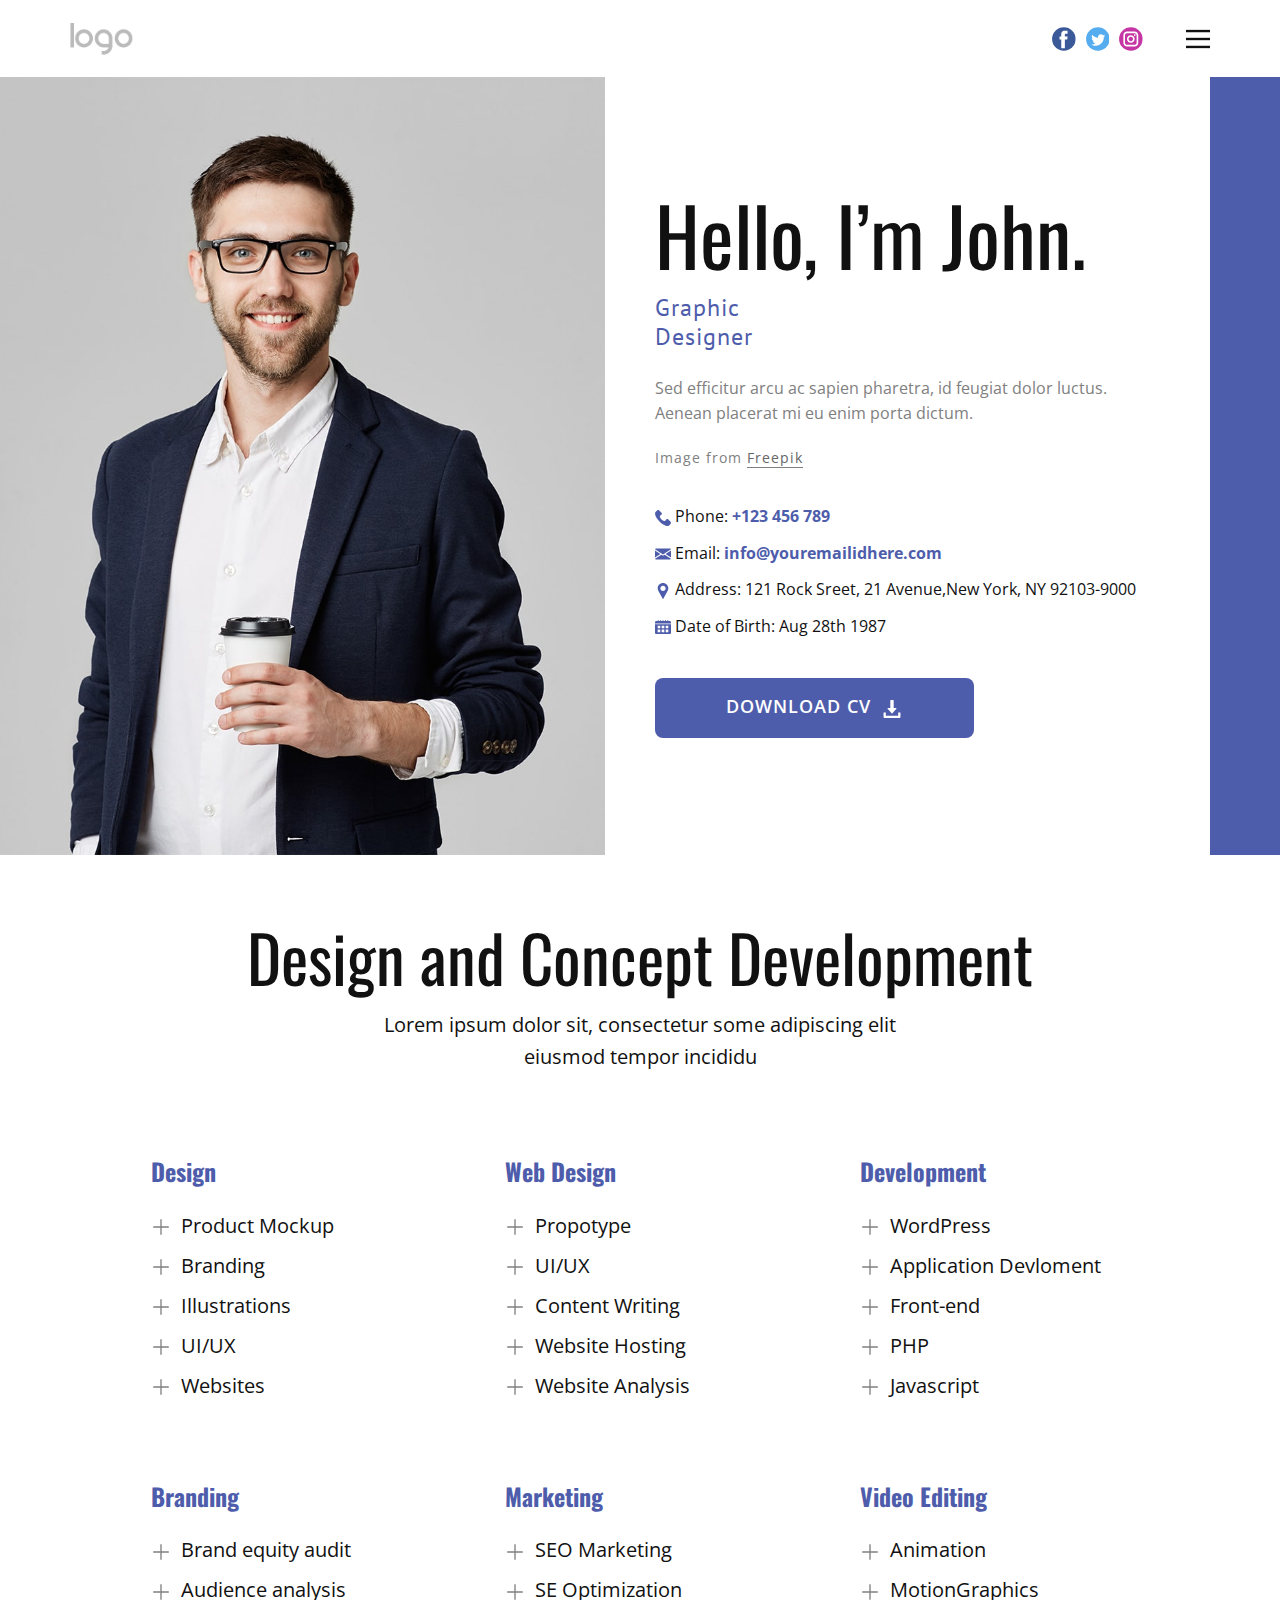
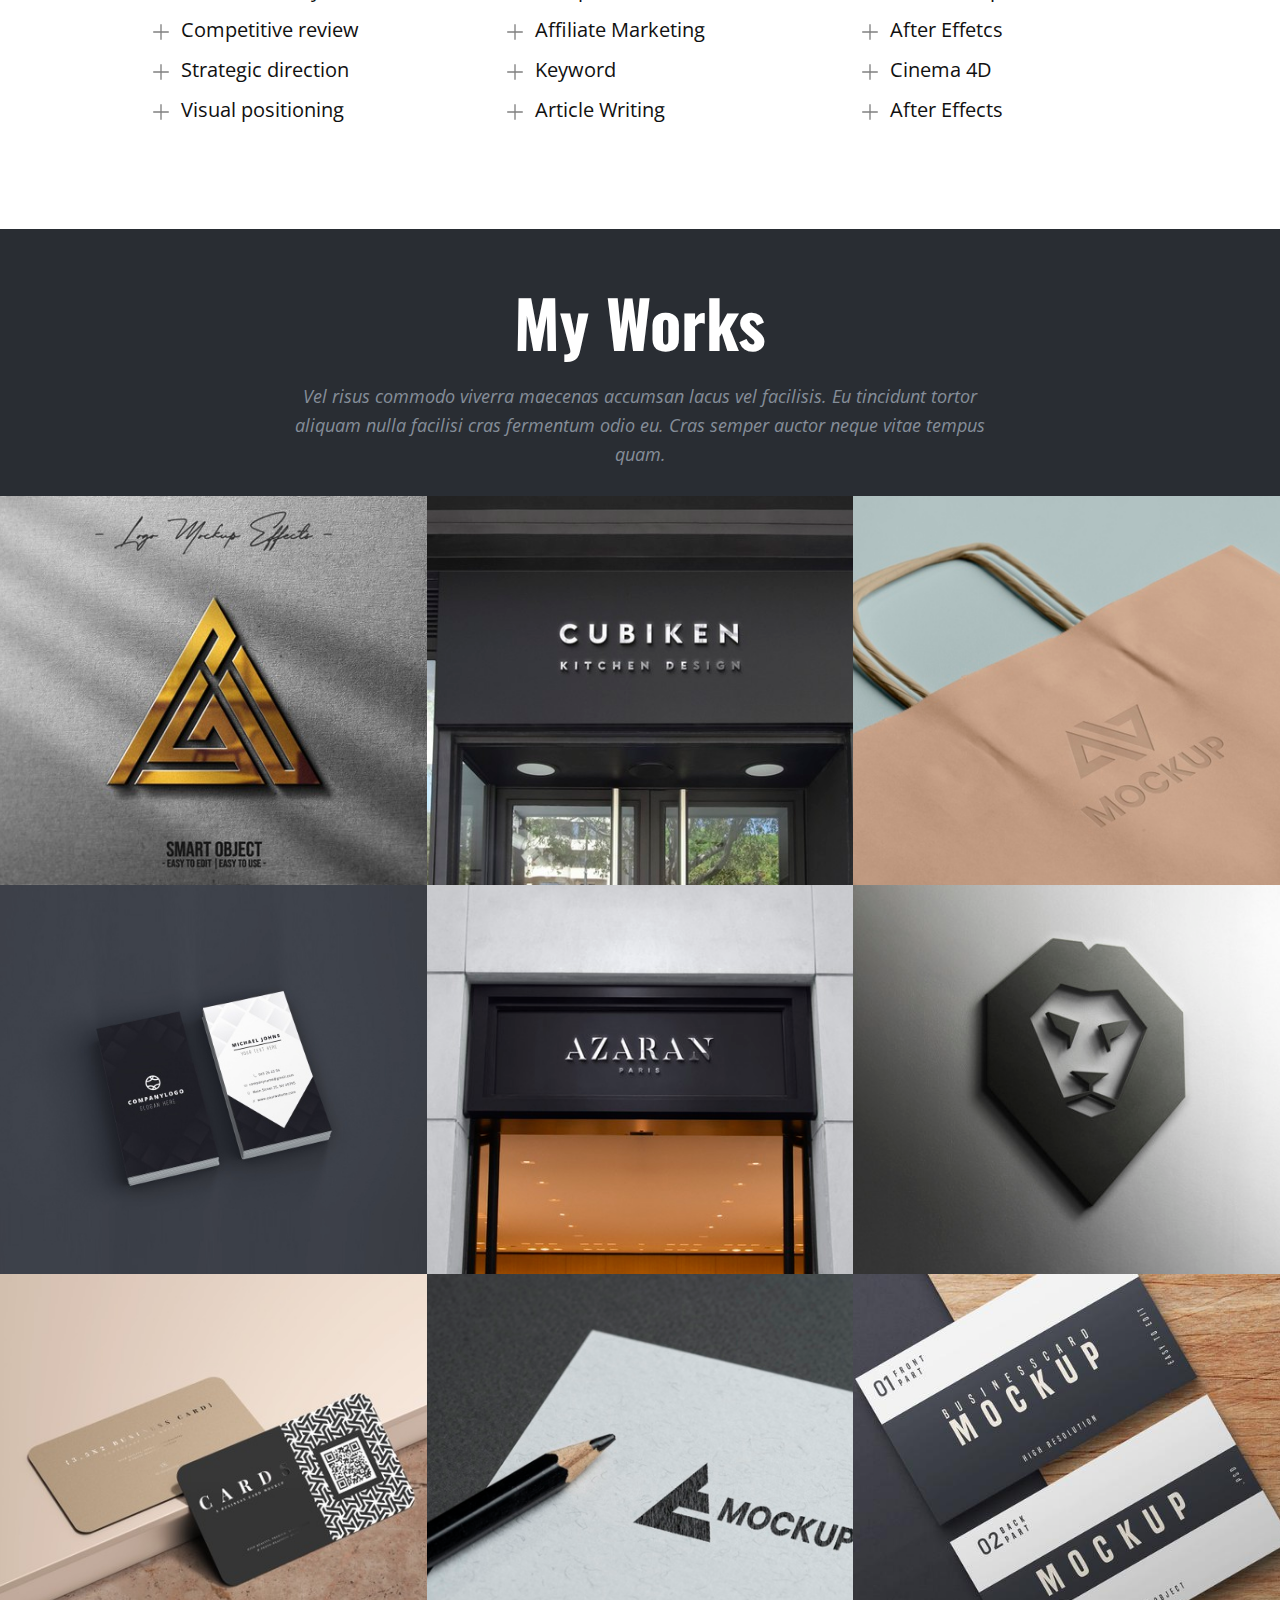
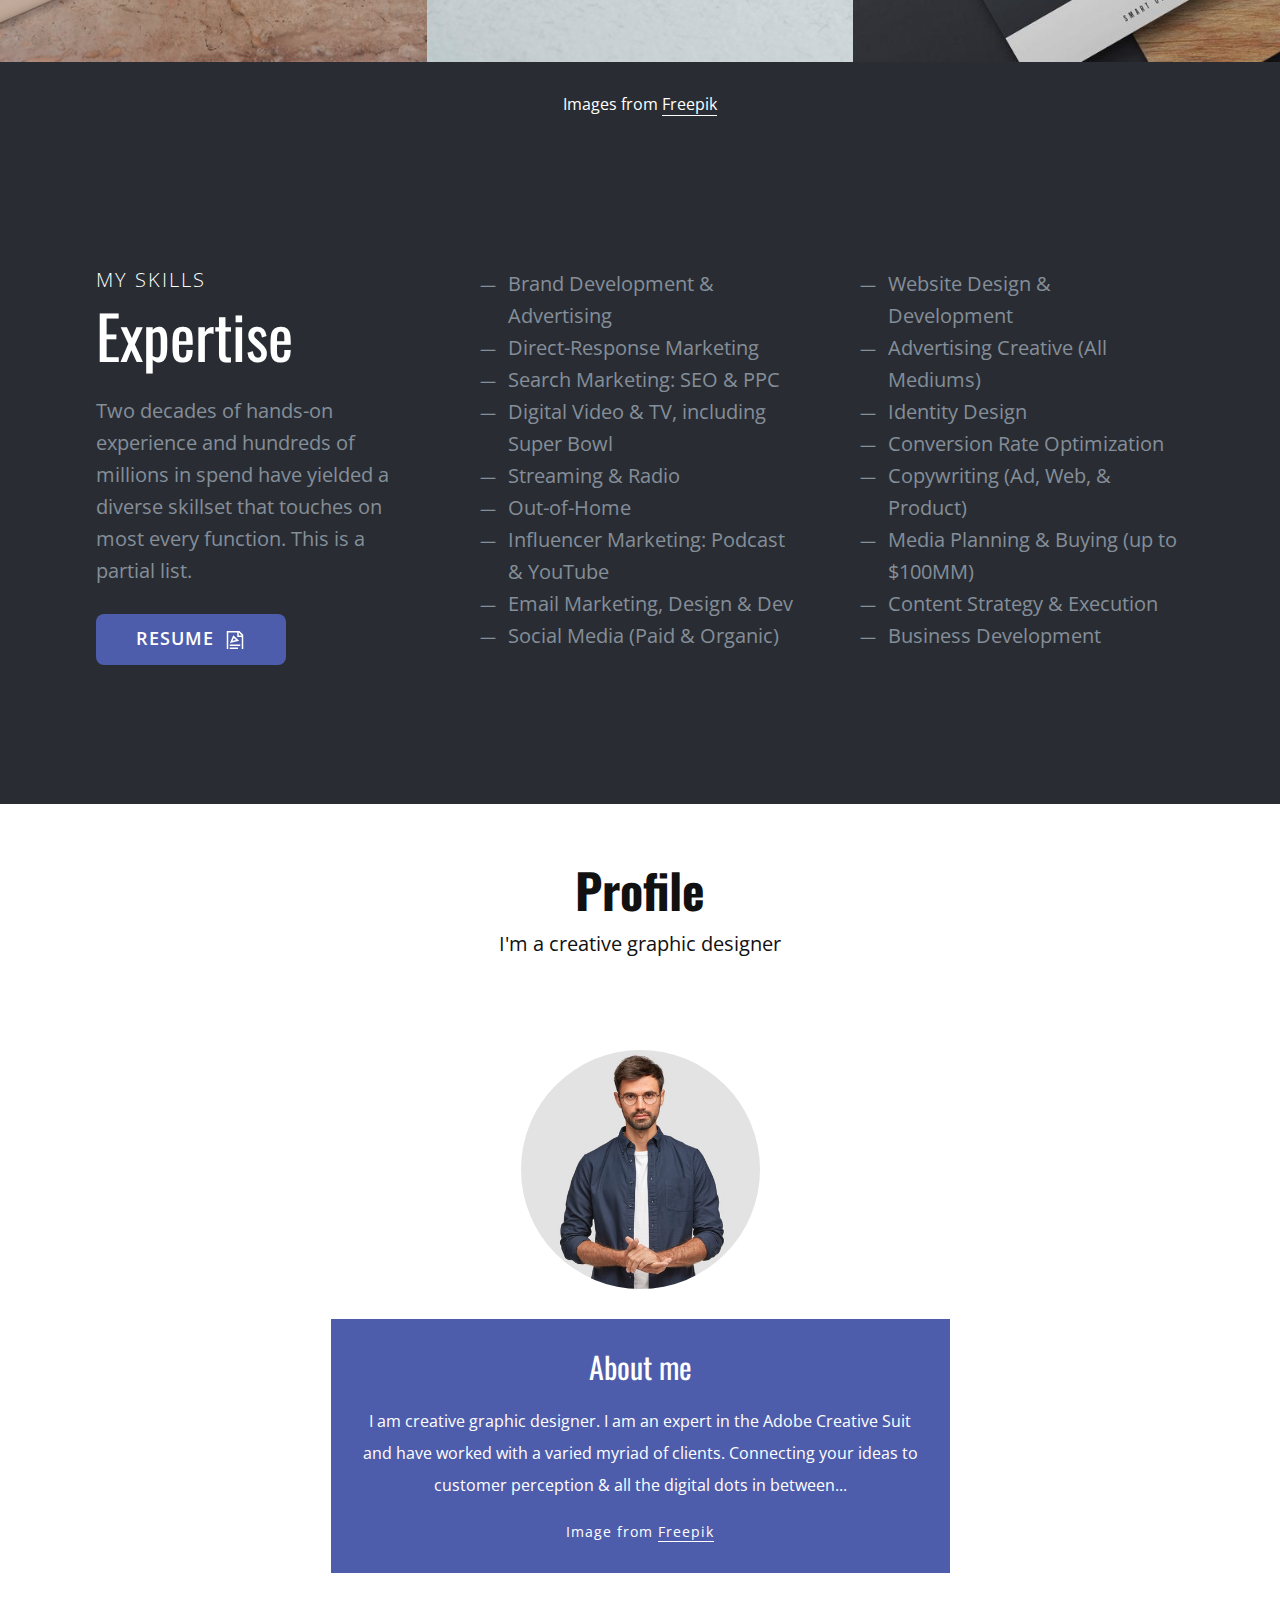
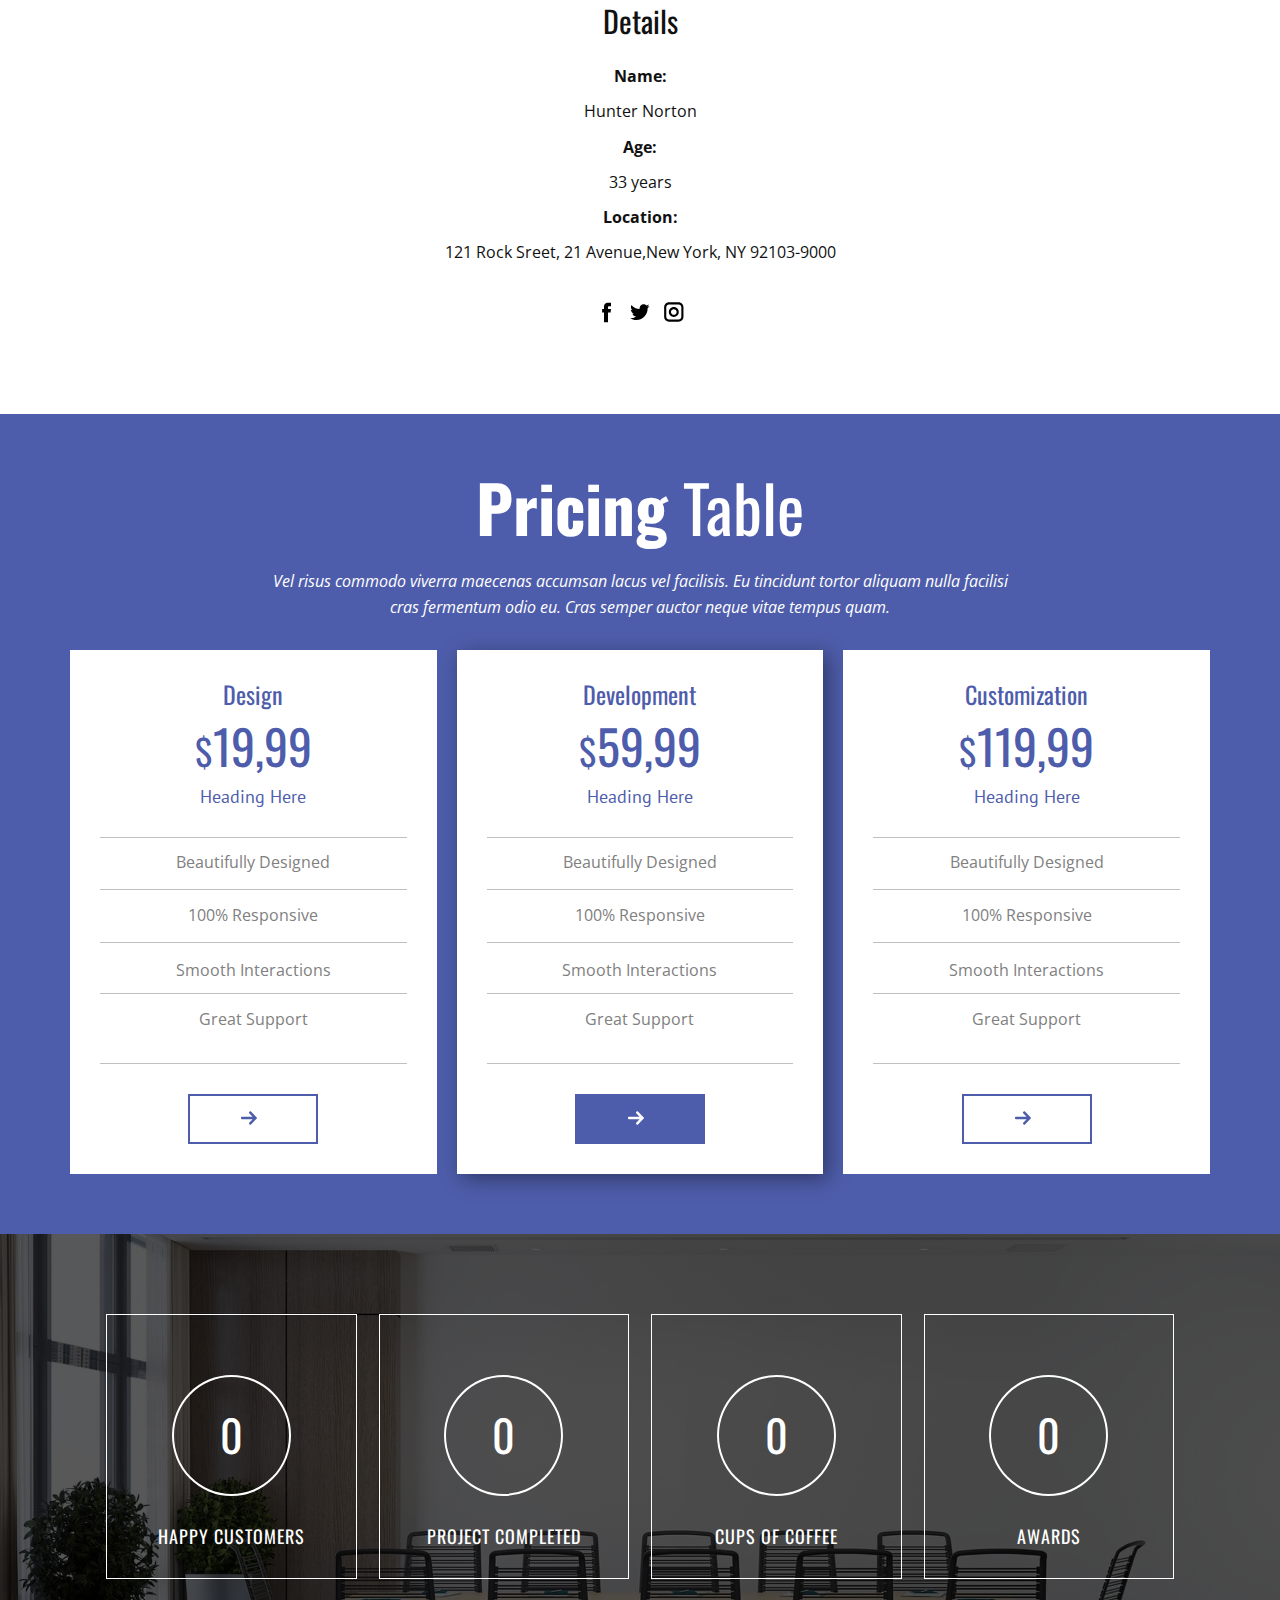
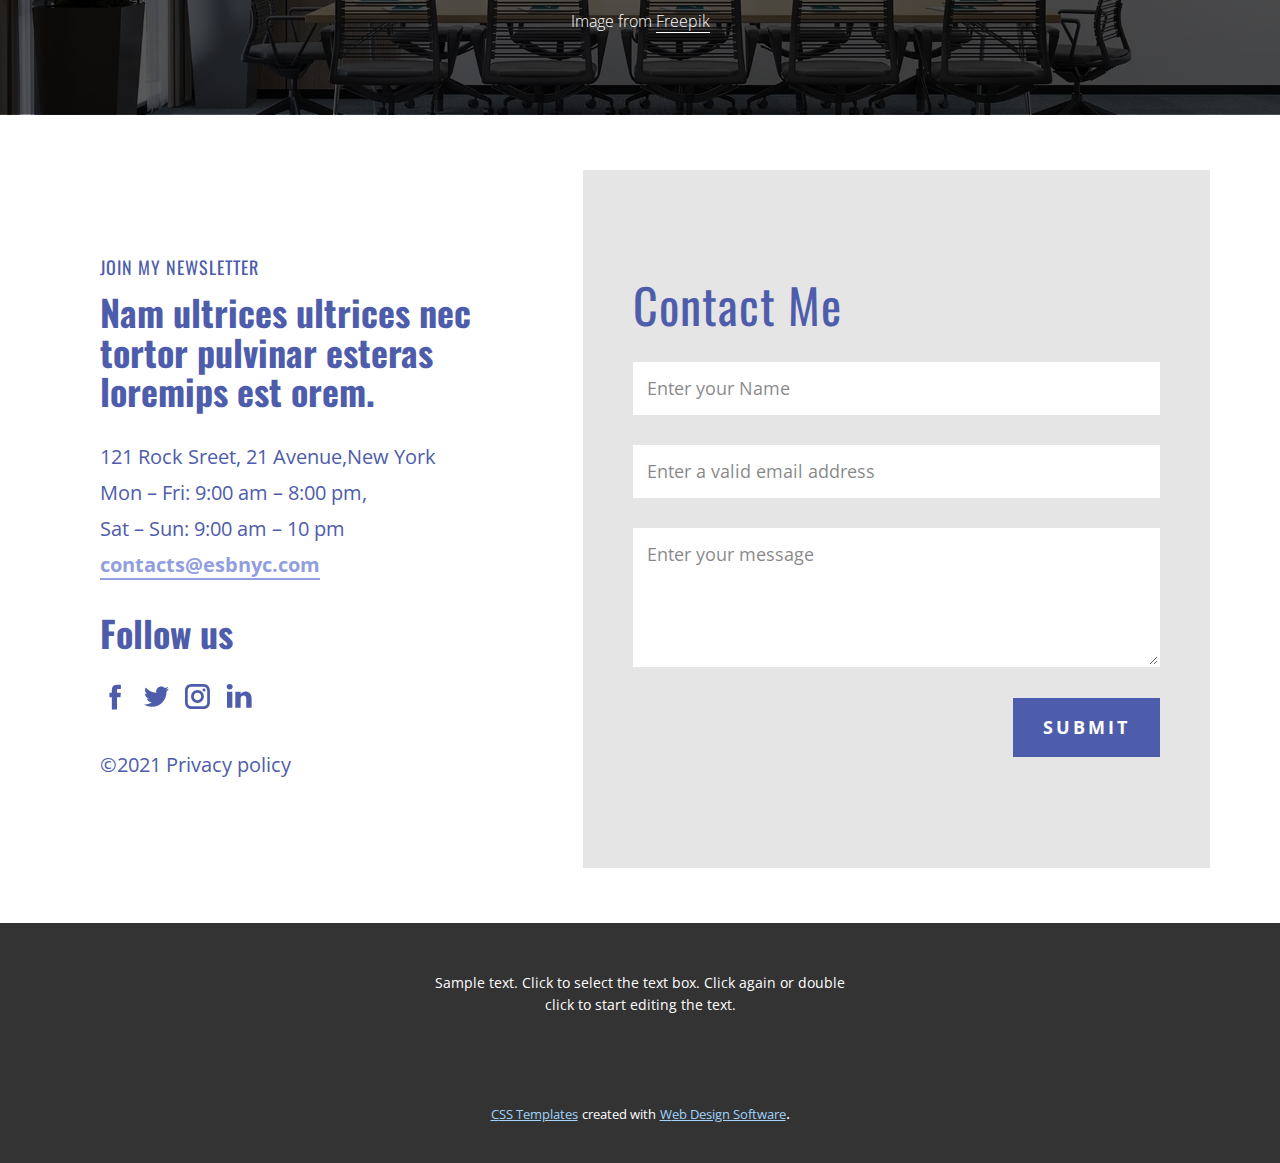
<file: Home.html>
<!DOCTYPE html>
<html style="font-size: 16px;">
  <head>
    <meta name="viewport" content="width=device-width, initial-scale=1.0">
    <meta charset="utf-8">
    <meta name="keywords" content="Hello, I’m John., Design and Concept&nbsp;Development, My Works, Expertise, Profile, Pricing Table, Nam ultrices ultrices nec tortor pulvinar esteras loremips est orem., Follow us, Contact Me">
    <meta name="description" content="">
    <meta name="page_type" content="np-template-header-footer-from-plugin">
    <title>Home</title>
    <link rel="stylesheet" href="nicepage.css" media="screen">
<link rel="stylesheet" href="Home.css" media="screen">
    <script class="u-script" type="text/javascript" src="jquery-1.9.1.min.js" defer=""></script>
    <script class="u-script" type="text/javascript" src="nicepage.js" defer=""></script>
    <meta name="generator" content="Nicepage 3.21.3, nicepage.com">
    <link id="u-theme-google-font" rel="stylesheet" href="https://fonts.googleapis.com/css?family=Oswald:200,300,400,500,600,700|Open+Sans:300,300i,400,400i,600,600i,700,700i,800,800i">
    <link id="u-page-google-font" rel="stylesheet" href="https://fonts.googleapis.com/css?family=Oswald:200,300,400,500,600,700|PT+Sans:400,400i,700,700i|Oswald:200,300,400,500,600,700">
    
    
    
    
    
    
    
    
    
    <script type="application/ld+json">{
		"@context": "http://schema.org",
		"@type": "Organization",
		"name": "",
		"logo": "images/default-logo.png",
		"sameAs": []
}</script>
    <meta name="theme-color" content="#0063b1">
    <meta property="og:title" content="Home">
    <meta property="og:type" content="website">
  </head>
  <body class="u-body"><header class="u-clearfix u-header u-header" id="sec-61a4"><div class="u-clearfix u-sheet u-sheet-1">
        <nav class="u-align-left u-menu u-menu-dropdown u-offcanvas u-menu-1" data-responsive-from="XL">
          <div class="menu-collapse" style="font-size: 1rem;">
            <a class="u-button-style u-nav-link" href="#" style="padding: 4px 0px; font-size: calc(1em + 8px);">
              <svg class="u-svg-link" preserveAspectRatio="xMidYMin slice" viewBox="0 0 302 302" style=""><use xlink:href="#svg-8a8f"></use></svg>
              <svg xmlns="http://www.w3.org/2000/svg" xmlns:xlink="http://www.w3.org/1999/xlink" version="1.1" id="svg-8a8f" x="0px" y="0px" viewBox="0 0 302 302" style="enable-background:new 0 0 302 302;" xml:space="preserve" class="u-svg-content"><g><rect y="36" width="302" height="30"></rect><rect y="236" width="302" height="30"></rect><rect y="136" width="302" height="30"></rect>
</g><g></g><g></g><g></g><g></g><g></g><g></g><g></g><g></g><g></g><g></g><g></g><g></g><g></g><g></g><g></g></svg>
            </a>
          </div>
          <div class="u-custom-menu u-nav-container" wfd-invisible="true">
            <ul class="u-nav u-unstyled u-nav-1"><li class="u-nav-item"><a class="u-button-style u-nav-link u-text-active-palette-1-base u-text-hover-palette-2-base" href="Page-1.html" style="padding: 10px 20px;">Page 1</a>
</li><li class="u-nav-item"><a class="u-button-style u-nav-link u-text-active-palette-1-base u-text-hover-palette-2-base" href="Page-2.html" style="padding: 10px 20px;">Page 2</a>
</li><li class="u-nav-item"><a class="u-button-style u-nav-link u-text-active-palette-1-base u-text-hover-palette-2-base" href="Page-3.html" style="padding: 10px 20px;">Page 3</a>
</li><li class="u-nav-item"><a class="u-button-style u-nav-link u-text-active-palette-1-base u-text-hover-palette-2-base" href="Page-4.html" style="padding: 10px 20px;">Page 4</a>
</li><li class="u-nav-item"><a class="u-button-style u-nav-link u-text-active-palette-1-base u-text-hover-palette-2-base" href="Page-5.html" style="padding: 10px 20px;">Page 5</a>
</li><li class="u-nav-item"><a class="u-button-style u-nav-link u-text-active-palette-1-base u-text-hover-palette-2-base" href="Page-6.html" style="padding: 10px 20px;">Page 6</a>
</li><li class="u-nav-item"><a class="u-button-style u-nav-link u-text-active-palette-1-base u-text-hover-palette-2-base" href="Page-7.html" style="padding: 10px 20px;">Page 7</a>
</li><li class="u-nav-item"><a class="u-button-style u-nav-link u-text-active-palette-1-base u-text-hover-palette-2-base" href="Page-8.html" style="padding: 10px 20px;">Page 8</a>
</li><li class="u-nav-item"><a class="u-button-style u-nav-link u-text-active-palette-1-base u-text-hover-palette-2-base" href="Page-9.html" style="padding: 10px 20px;">Page 9</a>
</li><li class="u-nav-item"><a class="u-button-style u-nav-link u-text-active-palette-1-base u-text-hover-palette-2-base" href="Page-10.html" style="padding: 10px 20px;">Page 10</a>
</li><li class="u-nav-item"><a class="u-button-style u-nav-link u-text-active-palette-1-base u-text-hover-palette-2-base" href="Page-11.html" style="padding: 10px 20px;">Page 11</a>
</li><li class="u-nav-item"><a class="u-button-style u-nav-link u-text-active-palette-1-base u-text-hover-palette-2-base" href="Home.html" style="padding: 10px 20px;">Home</a>
</li></ul>
          </div>
          <div class="u-custom-menu u-nav-container-collapse">
            <div class="u-align-center u-black u-container-style u-inner-container-layout u-opacity u-opacity-95 u-sidenav">
              <div class="u-sidenav-overflow">
                <div class="u-menu-close"></div>
                <ul class="u-align-center u-nav u-popupmenu-items u-unstyled u-nav-2"><li class="u-nav-item"><a class="u-button-style u-nav-link" href="Page-1.html">Page 1</a>
</li><li class="u-nav-item"><a class="u-button-style u-nav-link" href="Page-2.html">Page 2</a>
</li><li class="u-nav-item"><a class="u-button-style u-nav-link" href="Page-3.html">Page 3</a>
</li><li class="u-nav-item"><a class="u-button-style u-nav-link" href="Page-4.html">Page 4</a>
</li><li class="u-nav-item"><a class="u-button-style u-nav-link" href="Page-5.html">Page 5</a>
</li></ul>
              </div>
            </div>
            <div class="u-black u-menu-overlay u-opacity u-opacity-70" wfd-invisible="true"></div>
          </div>
        </nav>
        <div class="u-social-icons u-spacing-10 u-social-icons-1">
          <a class="u-social-url" title="facebook" target="_blank" href=""><span class="u-icon u-icon-circle u-social-facebook u-social-icon u-icon-1"><svg class="u-svg-link" preserveAspectRatio="xMidYMin slice" viewBox="0 0 112 112" style=""><use xlink:href="#svg-0587"></use></svg><svg class="u-svg-content" viewBox="0 0 112 112" x="0" y="0" id="svg-0587"><circle fill="currentColor" cx="56.1" cy="56.1" r="55"></circle><path fill="#FFFFFF" d="M73.5,31.6h-9.1c-1.4,0-3.6,0.8-3.6,3.9v8.5h12.6L72,58.3H60.8v40.8H43.9V58.3h-8V43.9h8v-9.2
            c0-6.7,3.1-17,17-17h12.5v13.9H73.5z"></path></svg></span>
          </a>
          <a class="u-social-url" title="twitter" target="_blank" href=""><span class="u-icon u-icon-circle u-social-icon u-social-twitter u-icon-2"><svg class="u-svg-link" preserveAspectRatio="xMidYMin slice" viewBox="0 0 112 112" style=""><use xlink:href="#svg-d138"></use></svg><svg class="u-svg-content" viewBox="0 0 112 112" x="0" y="0" id="svg-d138"><circle fill="currentColor" class="st0" cx="56.1" cy="56.1" r="55"></circle><path fill="#FFFFFF" d="M83.8,47.3c0,0.6,0,1.2,0,1.7c0,17.7-13.5,38.2-38.2,38.2C38,87.2,31,85,25,81.2c1,0.1,2.1,0.2,3.2,0.2
            c6.3,0,12.1-2.1,16.7-5.7c-5.9-0.1-10.8-4-12.5-9.3c0.8,0.2,1.7,0.2,2.5,0.2c1.2,0,2.4-0.2,3.5-0.5c-6.1-1.2-10.8-6.7-10.8-13.1
            c0-0.1,0-0.1,0-0.2c1.8,1,3.9,1.6,6.1,1.7c-3.6-2.4-6-6.5-6-11.2c0-2.5,0.7-4.8,1.8-6.7c6.6,8.1,16.5,13.5,27.6,14
            c-0.2-1-0.3-2-0.3-3.1c0-7.4,6-13.4,13.4-13.4c3.9,0,7.3,1.6,9.8,4.2c3.1-0.6,5.9-1.7,8.5-3.3c-1,3.1-3.1,5.8-5.9,7.4
            c2.7-0.3,5.3-1,7.7-2.1C88.7,43,86.4,45.4,83.8,47.3z"></path></svg></span>
          </a>
          <a class="u-social-url" title="instagram" target="_blank" href=""><span class="u-icon u-icon-circle u-social-icon u-social-instagram u-icon-3"><svg class="u-svg-link" preserveAspectRatio="xMidYMin slice" viewBox="0 0 112 112" style=""><use xlink:href="#svg-4ab2"></use></svg><svg class="u-svg-content" viewBox="0 0 112 112" x="0" y="0" id="svg-4ab2"><circle fill="currentColor" cx="56.1" cy="56.1" r="55"></circle><path fill="#FFFFFF" d="M55.9,38.2c-9.9,0-17.9,8-17.9,17.9C38,66,46,74,55.9,74c9.9,0,17.9-8,17.9-17.9C73.8,46.2,65.8,38.2,55.9,38.2
            z M55.9,66.4c-5.7,0-10.3-4.6-10.3-10.3c-0.1-5.7,4.6-10.3,10.3-10.3c5.7,0,10.3,4.6,10.3,10.3C66.2,61.8,61.6,66.4,55.9,66.4z"></path><path fill="#FFFFFF" d="M74.3,33.5c-2.3,0-4.2,1.9-4.2,4.2s1.9,4.2,4.2,4.2s4.2-1.9,4.2-4.2S76.6,33.5,74.3,33.5z"></path><path fill="#FFFFFF" d="M73.1,21.3H38.6c-9.7,0-17.5,7.9-17.5,17.5v34.5c0,9.7,7.9,17.6,17.5,17.6h34.5c9.7,0,17.5-7.9,17.5-17.5V38.8
            C90.6,29.1,82.7,21.3,73.1,21.3z M83,73.3c0,5.5-4.5,9.9-9.9,9.9H38.6c-5.5,0-9.9-4.5-9.9-9.9V38.8c0-5.5,4.5-9.9,9.9-9.9h34.5
            c5.5,0,9.9,4.5,9.9,9.9V73.3z"></path></svg></span>
          </a>
        </div>
        <a href="https://nicepage.com" class="u-image u-logo u-image-1">
          <img src="images/default-logo.png" class="u-logo-image u-logo-image-1">
        </a>
      </div></header> 
    <section class="u-align-center u-clearfix u-palette-4-base u-section-1" id="sec-d430">
      <div class="u-clearfix u-gutter-0 u-layout-wrap u-layout-wrap-1">
        <div class="u-gutter-0 u-layout">
          <div class="u-layout-row">
            <div class="u-container-style u-image u-layout-cell u-size-30 u-image-1" data-image-width="1100" data-image-height="1134">
              <div class="u-container-layout u-valign-bottom u-container-layout-1"></div>
            </div>
            <div class="u-align-left u-container-style u-layout-cell u-shape-rectangle u-size-30 u-white u-layout-cell-2">
              <div class="u-container-layout u-valign-middle u-container-layout-2">
                <h1 class="u-custom-font u-font-oswald u-text u-text-1">Hello, I’m John.</h1>
                <h6 class="u-custom-font u-font-pt-sans u-text u-text-palette-4-base u-text-2">Graphic Designer</h6>
                <p class="u-text u-text-grey-50 u-text-3">Sed efficitur arcu ac sapien pharetra, id feugiat dolor luctus. Aenean placerat mi eu enim porta dictum.</p>
                <p class="u-text u-text-grey-50 u-text-4">Image from <a href="https://www.freepik.com/photos/business" class="u-active-none u-border-1 u-border-grey-50 u-btn u-button-link u-button-style u-hover-none u-none u-text-grey-60 u-btn-1" target="_blank">Freepik</a>
                </p>
                <p class="u-text u-text-5"><span class="u-icon u-text-palette-4-base u-icon-1"><svg class="u-svg-content" viewBox="0 0 513.64 513.64" x="0px" y="0px" style="width: 1em; height: 1em;"><g><g><path d="M499.66,376.96l-71.68-71.68c-25.6-25.6-69.12-15.359-79.36,17.92c-7.68,23.041-33.28,35.841-56.32,30.72    c-51.2-12.8-120.32-79.36-133.12-133.12c-7.68-23.041,7.68-48.641,30.72-56.32c33.28-10.24,43.52-53.76,17.92-79.36l-71.68-71.68    c-20.48-17.92-51.2-17.92-69.12,0l-48.64,48.64c-48.64,51.2,5.12,186.88,125.44,307.2c120.32,120.32,256,176.641,307.2,125.44    l48.64-48.64C517.581,425.6,517.581,394.88,499.66,376.96z"></path>
</g>
</g></svg><img></span>&nbsp;Phone: <a href="tel:+123456789" class="u-active-none u-border-none u-btn u-button-link u-button-style u-hover-none u-none u-text-palette-4-base u-btn-2">+123 456 789</a>
                </p>
                <p class="u-text u-text-6"><span class="u-icon u-text-palette-4-base u-icon-2"><svg class="u-svg-content" viewBox="0 0 512 512" x="0px" y="0px" style="width: 1em; height: 1em;"><g><g><polygon points="339.392,258.624 512,367.744 512,144.896   "></polygon>
</g>
</g><g><g><polygon points="0,144.896 0,367.744 172.608,258.624   "></polygon>
</g>
</g><g><g><path d="M480,80H32C16.032,80,3.36,91.904,0.96,107.232L256,275.264l255.04-168.032C508.64,91.904,495.968,80,480,80z"></path>
</g>
</g><g><g><path d="M310.08,277.952l-45.28,29.824c-2.688,1.76-5.728,2.624-8.8,2.624c-3.072,0-6.112-0.864-8.8-2.624l-45.28-29.856    L1.024,404.992C3.488,420.192,16.096,432,32,432h448c15.904,0,28.512-11.808,30.976-27.008L310.08,277.952z"></path>
</g>
</g></svg><img></span>&nbsp;Email: <a href="mailto:info@youremailidhere.com" class="u-active-none u-border-none u-btn u-button-link u-button-style u-hover-none u-none u-text-palette-4-base u-btn-3">info@youremailidhere.com</a>
                </p>
                <p class="u-text u-text-7"><span class="u-icon u-text-palette-4-base u-icon-3"><svg class="u-svg-content" viewBox="0 0 512 512" x="0px" y="0px" style="width: 1em; height: 1em;"><g><g><path d="M256,0C161.896,0,85.333,76.563,85.333,170.667c0,28.25,7.063,56.26,20.49,81.104L246.667,506.5    c1.875,3.396,5.448,5.5,9.333,5.5s7.458-2.104,9.333-5.5l140.896-254.813c13.375-24.76,20.438-52.771,20.438-81.021    C426.667,76.563,350.104,0,256,0z M256,256c-47.052,0-85.333-38.281-85.333-85.333c0-47.052,38.281-85.333,85.333-85.333    s85.333,38.281,85.333,85.333C341.333,217.719,303.052,256,256,256z"></path>
</g>
</g></svg><img></span>&nbsp;Address: 121 Rock Sreet, 21 Avenue,New York, NY 92103-9000
                </p>
                <p class="u-text u-text-8"><span class="u-icon u-text-palette-4-base u-icon-4"><svg class="u-svg-content" viewBox="0 0 512 512" x="0px" y="0px" style="width: 1em; height: 1em;"><g><g><path d="M0,165.014v272.984c0,24.198,19.687,43.885,43.885,43.885h424.23c24.198,0,43.885-19.686,43.885-43.884V165.014H0z     M169.541,415.405c0,5.567-4.513,10.079-10.079,10.079H95.103c-5.567,0-10.079-4.513-10.079-10.079v-66.587    c0-5.567,4.513-10.079,10.079-10.079h64.359c5.567,0,10.079,4.513,10.079,10.079V415.405z M169.541,288.915    c0,5.567-4.513,10.079-10.079,10.079H95.103c-5.567,0-10.079-4.513-10.079-10.079v-66.587c0-5.567,4.513-10.079,10.079-10.079    h64.359c5.567,0,10.079,4.513,10.079,10.079V288.915z M298.259,415.405c0,5.567-4.513,10.079-10.079,10.079h-64.359    c-5.567,0-10.079-4.513-10.079-10.079v-66.587c0-5.567,4.513-10.079,10.079-10.079h64.359c5.567,0,10.079,4.513,10.079,10.079    V415.405z M298.259,288.915c0,5.567-4.513,10.079-10.079,10.079h-64.359c-5.567,0-10.079-4.513-10.079-10.079v-66.587    c0-5.567,4.513-10.079,10.079-10.079h64.359c5.567,0,10.079,4.513,10.079,10.079V288.915z M426.977,415.405    c0,5.567-4.513,10.079-10.079,10.079h-64.359c-5.567,0-10.079-4.513-10.079-10.079v-66.587c0-5.567,4.513-10.079,10.079-10.079    h64.359c5.567,0,10.079,4.513,10.079,10.079V415.405z M426.977,288.915c0,5.567-4.513,10.079-10.079,10.079h-64.359    c-5.567,0-10.079-4.513-10.079-10.079v-66.587c0-5.567,4.513-10.079,10.079-10.079h64.359c5.567,0,10.079,4.513,10.079,10.079    V288.915z"></path>
</g>
</g><g><g><path d="M468.115,67.768h-41.742V45.236c0-8.35-6.769-15.119-15.119-15.119s-15.119,6.769-15.119,15.119v22.532h-47.388V45.236    c0-8.35-6.769-15.119-15.119-15.119c-8.35,0-15.119,6.769-15.119,15.119v22.532H271.12V45.236c0-8.35-6.769-15.119-15.119-15.119    s-15.119,6.769-15.119,15.119v22.532h-47.389V45.236c0-8.35-6.769-15.119-15.119-15.119c-8.35,0-15.119,6.769-15.119,15.119    v22.532h-47.388V45.236c0-8.35-6.769-15.119-15.119-15.119c-8.35,0-15.119,6.769-15.119,15.119v22.532h-0.002H43.885    C19.687,67.768,0,87.455,0,111.653v33.203h512v-33.203C512,87.455,492.313,67.768,468.115,67.768z"></path>
</g>
</g></svg><img></span>&nbsp;Date of Birth: Aug 28th 1987
                </p>
                <a href="mailto:hi@freedesigner.com" class="u-active-palette-4-light-1 u-border-none u-btn u-btn-round u-button-style u-hover-palette-4-light-1 u-palette-4-base u-radius-8 u-text-active-white u-text-body-alt-color u-text-hover-white u-btn-4">Download cv&nbsp;&nbsp;<span class="u-icon u-icon-5"><svg class="u-svg-content" viewBox="0 0 512 512" x="0px" y="0px" style="width: 1em; height: 1em;"><g><g><path d="M382.56,233.376C379.968,227.648,374.272,224,368,224h-64V16c0-8.832-7.168-16-16-16h-64c-8.832,0-16,7.168-16,16v208h-64    c-6.272,0-11.968,3.68-14.56,9.376c-2.624,5.728-1.6,12.416,2.528,17.152l112,128c3.04,3.488,7.424,5.472,12.032,5.472    c4.608,0,8.992-2.016,12.032-5.472l112-128C384.192,245.824,385.152,239.104,382.56,233.376z"></path>
</g>
</g><g><g><path d="M432,352v96H80v-96H16v128c0,17.696,14.336,32,32,32h416c17.696,0,32-14.304,32-32V352H432z"></path>
</g>
</g></svg><img></span>
                </a>
              </div>
            </div>
          </div>
        </div>
      </div>
    </section>
    <section class="u-align-center u-clearfix u-section-2" id="carousel_13b7">
      <div class="u-clearfix u-sheet u-valign-middle u-sheet-1">
        <h1 class="u-align-left-xs u-text u-text-1">Design and Concept&nbsp;Development</h1>
        <p class="u-align-left-xs u-text u-text-2">Lorem ipsum dolor sit, consectetur some adipiscing elit eiusmod tempor incididu<br>
        </p>
        <div class="u-expanded-width-xs u-list u-list-1">
          <div class="u-repeater u-repeater-1">
            <div class="u-align-left u-container-style u-list-item u-repeater-item u-shape-rectangle">
              <div class="u-container-layout u-similar-container u-valign-top u-container-layout-1">
                <h4 class="u-text u-text-palette-4-base u-text-3">Design</h4>
                <ul class="u-custom-list u-text u-text-4">
                  <li style="margin-left: 1.5em;">
                    <div class="u-list-icon u-text-grey-50">
                      <svg class="u-svg-content" viewBox="0 0 409.6 409.6" x="0px" y="0px" id="svg-8185"><g><g><path d="M392.533,187.733H221.867V17.067C221.867,7.641,214.226,0,204.8,0s-17.067,7.641-17.067,17.067v170.667H17.067    C7.641,187.733,0,195.374,0,204.8s7.641,17.067,17.067,17.067h170.667v170.667c0,9.426,7.641,17.067,17.067,17.067    s17.067-7.641,17.067-17.067V221.867h170.667c9.426,0,17.067-7.641,17.067-17.067S401.959,187.733,392.533,187.733z"></path>
</g>
</g></svg>
                    </div>Product Mockup
                  </li>
                  <li style="margin-left: 1.5em;">
                    <div class="u-list-icon u-text-grey-50">
                      <svg class="u-svg-content" viewBox="0 0 409.6 409.6" x="0px" y="0px" id="svg-8185"><g><g><path d="M392.533,187.733H221.867V17.067C221.867,7.641,214.226,0,204.8,0s-17.067,7.641-17.067,17.067v170.667H17.067    C7.641,187.733,0,195.374,0,204.8s7.641,17.067,17.067,17.067h170.667v170.667c0,9.426,7.641,17.067,17.067,17.067    s17.067-7.641,17.067-17.067V221.867h170.667c9.426,0,17.067-7.641,17.067-17.067S401.959,187.733,392.533,187.733z"></path>
</g>
</g></svg>
                    </div>Branding
                  </li>
                  <li style="margin-left: 1.5em;">
                    <div class="u-list-icon u-text-grey-50">
                      <svg class="u-svg-content" viewBox="0 0 409.6 409.6" x="0px" y="0px" id="svg-8185"><g><g><path d="M392.533,187.733H221.867V17.067C221.867,7.641,214.226,0,204.8,0s-17.067,7.641-17.067,17.067v170.667H17.067    C7.641,187.733,0,195.374,0,204.8s7.641,17.067,17.067,17.067h170.667v170.667c0,9.426,7.641,17.067,17.067,17.067    s17.067-7.641,17.067-17.067V221.867h170.667c9.426,0,17.067-7.641,17.067-17.067S401.959,187.733,392.533,187.733z"></path>
</g>
</g></svg>
                    </div>Illustrations
                  </li>
                  <li style="margin-left: 1.5em;">
                    <div class="u-list-icon u-text-grey-50">
                      <svg class="u-svg-content" viewBox="0 0 409.6 409.6" x="0px" y="0px" id="svg-8185"><g><g><path d="M392.533,187.733H221.867V17.067C221.867,7.641,214.226,0,204.8,0s-17.067,7.641-17.067,17.067v170.667H17.067    C7.641,187.733,0,195.374,0,204.8s7.641,17.067,17.067,17.067h170.667v170.667c0,9.426,7.641,17.067,17.067,17.067    s17.067-7.641,17.067-17.067V221.867h170.667c9.426,0,17.067-7.641,17.067-17.067S401.959,187.733,392.533,187.733z"></path>
</g>
</g></svg>
                    </div>UI/UX
                  </li>
                  <li style="margin-left: 1.5em;">
                    <div class="u-list-icon u-text-grey-50">
                      <svg class="u-svg-content" viewBox="0 0 409.6 409.6" x="0px" y="0px" id="svg-8185"><g><g><path d="M392.533,187.733H221.867V17.067C221.867,7.641,214.226,0,204.8,0s-17.067,7.641-17.067,17.067v170.667H17.067    C7.641,187.733,0,195.374,0,204.8s7.641,17.067,17.067,17.067h170.667v170.667c0,9.426,7.641,17.067,17.067,17.067    s17.067-7.641,17.067-17.067V221.867h170.667c9.426,0,17.067-7.641,17.067-17.067S401.959,187.733,392.533,187.733z"></path>
</g>
</g></svg>
                    </div>Websites<br>
                  </li>
                </ul>
              </div>
            </div>
            <div class="u-align-left u-container-style u-list-item u-repeater-item u-shape-rectangle">
              <div class="u-container-layout u-similar-container u-valign-top u-container-layout-2">
                <h4 class="u-text u-text-palette-4-base u-text-5">Web Design</h4>
                <ul class="u-custom-list u-text u-text-6">
                  <li style="margin-left: 1.5em;">
                    <div class="u-list-icon u-text-grey-50">
                      <svg class="u-svg-content" viewBox="0 0 409.6 409.6" x="0px" y="0px" id="svg-a797"><g><g><path d="M392.533,187.733H221.867V17.067C221.867,7.641,214.226,0,204.8,0s-17.067,7.641-17.067,17.067v170.667H17.067    C7.641,187.733,0,195.374,0,204.8s7.641,17.067,17.067,17.067h170.667v170.667c0,9.426,7.641,17.067,17.067,17.067    s17.067-7.641,17.067-17.067V221.867h170.667c9.426,0,17.067-7.641,17.067-17.067S401.959,187.733,392.533,187.733z"></path>
</g>
</g></svg>
                    </div>Propotype
                  </li>
                  <li style="margin-left: 1.5em;">
                    <div class="u-list-icon u-text-grey-50">
                      <svg class="u-svg-content" viewBox="0 0 409.6 409.6" x="0px" y="0px" id="svg-a797"><g><g><path d="M392.533,187.733H221.867V17.067C221.867,7.641,214.226,0,204.8,0s-17.067,7.641-17.067,17.067v170.667H17.067    C7.641,187.733,0,195.374,0,204.8s7.641,17.067,17.067,17.067h170.667v170.667c0,9.426,7.641,17.067,17.067,17.067    s17.067-7.641,17.067-17.067V221.867h170.667c9.426,0,17.067-7.641,17.067-17.067S401.959,187.733,392.533,187.733z"></path>
</g>
</g></svg>
                    </div>UI/UX
                  </li>
                  <li style="margin-left: 1.5em;">
                    <div class="u-list-icon u-text-grey-50">
                      <svg class="u-svg-content" viewBox="0 0 409.6 409.6" x="0px" y="0px" id="svg-a797"><g><g><path d="M392.533,187.733H221.867V17.067C221.867,7.641,214.226,0,204.8,0s-17.067,7.641-17.067,17.067v170.667H17.067    C7.641,187.733,0,195.374,0,204.8s7.641,17.067,17.067,17.067h170.667v170.667c0,9.426,7.641,17.067,17.067,17.067    s17.067-7.641,17.067-17.067V221.867h170.667c9.426,0,17.067-7.641,17.067-17.067S401.959,187.733,392.533,187.733z"></path>
</g>
</g></svg>
                    </div>Content Writing
                  </li>
                  <li style="margin-left: 1.5em;">
                    <div class="u-list-icon u-text-grey-50">
                      <svg class="u-svg-content" viewBox="0 0 409.6 409.6" x="0px" y="0px" id="svg-a797"><g><g><path d="M392.533,187.733H221.867V17.067C221.867,7.641,214.226,0,204.8,0s-17.067,7.641-17.067,17.067v170.667H17.067    C7.641,187.733,0,195.374,0,204.8s7.641,17.067,17.067,17.067h170.667v170.667c0,9.426,7.641,17.067,17.067,17.067    s17.067-7.641,17.067-17.067V221.867h170.667c9.426,0,17.067-7.641,17.067-17.067S401.959,187.733,392.533,187.733z"></path>
</g>
</g></svg>
                    </div>Website Hosting
                  </li>
                  <li style="margin-left: 1.5em;">
                    <div class="u-list-icon u-text-grey-50">
                      <svg class="u-svg-content" viewBox="0 0 409.6 409.6" x="0px" y="0px" id="svg-a797"><g><g><path d="M392.533,187.733H221.867V17.067C221.867,7.641,214.226,0,204.8,0s-17.067,7.641-17.067,17.067v170.667H17.067    C7.641,187.733,0,195.374,0,204.8s7.641,17.067,17.067,17.067h170.667v170.667c0,9.426,7.641,17.067,17.067,17.067    s17.067-7.641,17.067-17.067V221.867h170.667c9.426,0,17.067-7.641,17.067-17.067S401.959,187.733,392.533,187.733z"></path>
</g>
</g></svg>
                    </div>Website Analysis<br>
                  </li>
                </ul>
              </div>
            </div>
            <div class="u-align-left u-container-style u-list-item u-repeater-item u-shape-rectangle">
              <div class="u-container-layout u-similar-container u-valign-top u-container-layout-3">
                <h4 class="u-text u-text-palette-4-base u-text-7">Development</h4>
                <ul class="u-custom-list u-text u-text-8">
                  <li style="margin-left: 1.5em;">
                    <div class="u-list-icon u-text-grey-50">
                      <svg class="u-svg-content" viewBox="0 0 409.6 409.6" x="0px" y="0px" id="svg-f224"><g><g><path d="M392.533,187.733H221.867V17.067C221.867,7.641,214.226,0,204.8,0s-17.067,7.641-17.067,17.067v170.667H17.067    C7.641,187.733,0,195.374,0,204.8s7.641,17.067,17.067,17.067h170.667v170.667c0,9.426,7.641,17.067,17.067,17.067    s17.067-7.641,17.067-17.067V221.867h170.667c9.426,0,17.067-7.641,17.067-17.067S401.959,187.733,392.533,187.733z"></path>
</g>
</g></svg>
                    </div>WordPress
                  </li>
                  <li style="margin-left: 1.5em;">
                    <div class="u-list-icon u-text-grey-50">
                      <svg class="u-svg-content" viewBox="0 0 409.6 409.6" x="0px" y="0px" id="svg-f224"><g><g><path d="M392.533,187.733H221.867V17.067C221.867,7.641,214.226,0,204.8,0s-17.067,7.641-17.067,17.067v170.667H17.067    C7.641,187.733,0,195.374,0,204.8s7.641,17.067,17.067,17.067h170.667v170.667c0,9.426,7.641,17.067,17.067,17.067    s17.067-7.641,17.067-17.067V221.867h170.667c9.426,0,17.067-7.641,17.067-17.067S401.959,187.733,392.533,187.733z"></path>
</g>
</g></svg>
                    </div>Application Devloment
                  </li>
                  <li style="margin-left: 1.5em;">
                    <div class="u-list-icon u-text-grey-50">
                      <svg class="u-svg-content" viewBox="0 0 409.6 409.6" x="0px" y="0px" id="svg-f224"><g><g><path d="M392.533,187.733H221.867V17.067C221.867,7.641,214.226,0,204.8,0s-17.067,7.641-17.067,17.067v170.667H17.067    C7.641,187.733,0,195.374,0,204.8s7.641,17.067,17.067,17.067h170.667v170.667c0,9.426,7.641,17.067,17.067,17.067    s17.067-7.641,17.067-17.067V221.867h170.667c9.426,0,17.067-7.641,17.067-17.067S401.959,187.733,392.533,187.733z"></path>
</g>
</g></svg>
                    </div>Front-end
                  </li>
                  <li style="margin-left: 1.5em;">
                    <div class="u-list-icon u-text-grey-50">
                      <svg class="u-svg-content" viewBox="0 0 409.6 409.6" x="0px" y="0px" id="svg-f224"><g><g><path d="M392.533,187.733H221.867V17.067C221.867,7.641,214.226,0,204.8,0s-17.067,7.641-17.067,17.067v170.667H17.067    C7.641,187.733,0,195.374,0,204.8s7.641,17.067,17.067,17.067h170.667v170.667c0,9.426,7.641,17.067,17.067,17.067    s17.067-7.641,17.067-17.067V221.867h170.667c9.426,0,17.067-7.641,17.067-17.067S401.959,187.733,392.533,187.733z"></path>
</g>
</g></svg>
                    </div>PHP
                  </li>
                  <li style="margin-left: 1.5em;">
                    <div class="u-list-icon u-text-grey-50">
                      <svg class="u-svg-content" viewBox="0 0 409.6 409.6" x="0px" y="0px" id="svg-f224"><g><g><path d="M392.533,187.733H221.867V17.067C221.867,7.641,214.226,0,204.8,0s-17.067,7.641-17.067,17.067v170.667H17.067    C7.641,187.733,0,195.374,0,204.8s7.641,17.067,17.067,17.067h170.667v170.667c0,9.426,7.641,17.067,17.067,17.067    s17.067-7.641,17.067-17.067V221.867h170.667c9.426,0,17.067-7.641,17.067-17.067S401.959,187.733,392.533,187.733z"></path>
</g>
</g></svg>
                    </div>Javascript<br>
                  </li>
                </ul>
              </div>
            </div>
            <div class="u-align-left u-container-style u-list-item u-repeater-item u-shape-rectangle">
              <div class="u-container-layout u-similar-container u-valign-top u-container-layout-4">
                <h4 class="u-text u-text-palette-4-base u-text-9">Branding</h4>
                <ul class="u-custom-list u-text u-text-10">
                  <li style="margin-left: 1.5em;">
                    <div class="u-list-icon u-text-grey-50">
                      <svg class="u-svg-content" viewBox="0 0 409.6 409.6" x="0px" y="0px" id="svg-a797"><g><g><path d="M392.533,187.733H221.867V17.067C221.867,7.641,214.226,0,204.8,0s-17.067,7.641-17.067,17.067v170.667H17.067    C7.641,187.733,0,195.374,0,204.8s7.641,17.067,17.067,17.067h170.667v170.667c0,9.426,7.641,17.067,17.067,17.067    s17.067-7.641,17.067-17.067V221.867h170.667c9.426,0,17.067-7.641,17.067-17.067S401.959,187.733,392.533,187.733z"></path>
</g>
</g></svg>
                    </div>Brand equity audit
                  </li>
                  <li style="margin-left: 1.5em;">
                    <div class="u-list-icon u-text-grey-50">
                      <svg class="u-svg-content" viewBox="0 0 409.6 409.6" x="0px" y="0px" id="svg-a797"><g><g><path d="M392.533,187.733H221.867V17.067C221.867,7.641,214.226,0,204.8,0s-17.067,7.641-17.067,17.067v170.667H17.067    C7.641,187.733,0,195.374,0,204.8s7.641,17.067,17.067,17.067h170.667v170.667c0,9.426,7.641,17.067,17.067,17.067    s17.067-7.641,17.067-17.067V221.867h170.667c9.426,0,17.067-7.641,17.067-17.067S401.959,187.733,392.533,187.733z"></path>
</g>
</g></svg>
                    </div>Audience analysis
                  </li>
                  <li style="margin-left: 1.5em;">
                    <div class="u-list-icon u-text-grey-50">
                      <svg class="u-svg-content" viewBox="0 0 409.6 409.6" x="0px" y="0px" id="svg-a797"><g><g><path d="M392.533,187.733H221.867V17.067C221.867,7.641,214.226,0,204.8,0s-17.067,7.641-17.067,17.067v170.667H17.067    C7.641,187.733,0,195.374,0,204.8s7.641,17.067,17.067,17.067h170.667v170.667c0,9.426,7.641,17.067,17.067,17.067    s17.067-7.641,17.067-17.067V221.867h170.667c9.426,0,17.067-7.641,17.067-17.067S401.959,187.733,392.533,187.733z"></path>
</g>
</g></svg>
                    </div>Competitive review
                  </li>
                  <li style="margin-left: 1.5em;">
                    <div class="u-list-icon u-text-grey-50">
                      <svg class="u-svg-content" viewBox="0 0 409.6 409.6" x="0px" y="0px" id="svg-a797"><g><g><path d="M392.533,187.733H221.867V17.067C221.867,7.641,214.226,0,204.8,0s-17.067,7.641-17.067,17.067v170.667H17.067    C7.641,187.733,0,195.374,0,204.8s7.641,17.067,17.067,17.067h170.667v170.667c0,9.426,7.641,17.067,17.067,17.067    s17.067-7.641,17.067-17.067V221.867h170.667c9.426,0,17.067-7.641,17.067-17.067S401.959,187.733,392.533,187.733z"></path>
</g>
</g></svg>
                    </div>Strategic direction
                  </li>
                  <li style="margin-left: 1.5em;">
                    <div class="u-list-icon u-text-grey-50">
                      <svg class="u-svg-content" viewBox="0 0 409.6 409.6" x="0px" y="0px" id="svg-a797"><g><g><path d="M392.533,187.733H221.867V17.067C221.867,7.641,214.226,0,204.8,0s-17.067,7.641-17.067,17.067v170.667H17.067    C7.641,187.733,0,195.374,0,204.8s7.641,17.067,17.067,17.067h170.667v170.667c0,9.426,7.641,17.067,17.067,17.067    s17.067-7.641,17.067-17.067V221.867h170.667c9.426,0,17.067-7.641,17.067-17.067S401.959,187.733,392.533,187.733z"></path>
</g>
</g></svg>
                    </div>Visual positioning<br>
                  </li>
                </ul>
              </div>
            </div>
            <div class="u-align-left u-container-style u-list-item u-repeater-item u-shape-rectangle">
              <div class="u-container-layout u-similar-container u-valign-top u-container-layout-5">
                <h4 class="u-text u-text-palette-4-base u-text-11">Marketing</h4>
                <ul class="u-custom-list u-text u-text-12">
                  <li style="margin-left: 1.5em;">
                    <div class="u-list-icon u-text-grey-50">
                      <svg class="u-svg-content" viewBox="0 0 409.6 409.6" x="0px" y="0px" id="svg-eac1"><g><g><path d="M392.533,187.733H221.867V17.067C221.867,7.641,214.226,0,204.8,0s-17.067,7.641-17.067,17.067v170.667H17.067    C7.641,187.733,0,195.374,0,204.8s7.641,17.067,17.067,17.067h170.667v170.667c0,9.426,7.641,17.067,17.067,17.067    s17.067-7.641,17.067-17.067V221.867h170.667c9.426,0,17.067-7.641,17.067-17.067S401.959,187.733,392.533,187.733z"></path>
</g>
</g></svg>
                    </div>SEO Marketing
                  </li>
                  <li style="margin-left: 1.5em;">
                    <div class="u-list-icon u-text-grey-50">
                      <svg class="u-svg-content" viewBox="0 0 409.6 409.6" x="0px" y="0px" id="svg-eac1"><g><g><path d="M392.533,187.733H221.867V17.067C221.867,7.641,214.226,0,204.8,0s-17.067,7.641-17.067,17.067v170.667H17.067    C7.641,187.733,0,195.374,0,204.8s7.641,17.067,17.067,17.067h170.667v170.667c0,9.426,7.641,17.067,17.067,17.067    s17.067-7.641,17.067-17.067V221.867h170.667c9.426,0,17.067-7.641,17.067-17.067S401.959,187.733,392.533,187.733z"></path>
</g>
</g></svg>
                    </div>SE Optimization
                  </li>
                  <li style="margin-left: 1.5em;">
                    <div class="u-list-icon u-text-grey-50">
                      <svg class="u-svg-content" viewBox="0 0 409.6 409.6" x="0px" y="0px" id="svg-eac1"><g><g><path d="M392.533,187.733H221.867V17.067C221.867,7.641,214.226,0,204.8,0s-17.067,7.641-17.067,17.067v170.667H17.067    C7.641,187.733,0,195.374,0,204.8s7.641,17.067,17.067,17.067h170.667v170.667c0,9.426,7.641,17.067,17.067,17.067    s17.067-7.641,17.067-17.067V221.867h170.667c9.426,0,17.067-7.641,17.067-17.067S401.959,187.733,392.533,187.733z"></path>
</g>
</g></svg>
                    </div>Affiliate Marketing
                  </li>
                  <li style="margin-left: 1.5em;">
                    <div class="u-list-icon u-text-grey-50">
                      <svg class="u-svg-content" viewBox="0 0 409.6 409.6" x="0px" y="0px" id="svg-eac1"><g><g><path d="M392.533,187.733H221.867V17.067C221.867,7.641,214.226,0,204.8,0s-17.067,7.641-17.067,17.067v170.667H17.067    C7.641,187.733,0,195.374,0,204.8s7.641,17.067,17.067,17.067h170.667v170.667c0,9.426,7.641,17.067,17.067,17.067    s17.067-7.641,17.067-17.067V221.867h170.667c9.426,0,17.067-7.641,17.067-17.067S401.959,187.733,392.533,187.733z"></path>
</g>
</g></svg>
                    </div>Keyword
                  </li>
                  <li style="margin-left: 1.5em;">
                    <div class="u-list-icon u-text-grey-50">
                      <svg class="u-svg-content" viewBox="0 0 409.6 409.6" x="0px" y="0px" id="svg-eac1"><g><g><path d="M392.533,187.733H221.867V17.067C221.867,7.641,214.226,0,204.8,0s-17.067,7.641-17.067,17.067v170.667H17.067    C7.641,187.733,0,195.374,0,204.8s7.641,17.067,17.067,17.067h170.667v170.667c0,9.426,7.641,17.067,17.067,17.067    s17.067-7.641,17.067-17.067V221.867h170.667c9.426,0,17.067-7.641,17.067-17.067S401.959,187.733,392.533,187.733z"></path>
</g>
</g></svg>
                    </div>Article Writing<br>
                  </li>
                </ul>
              </div>
            </div>
            <div class="u-align-left u-container-style u-list-item u-repeater-item u-shape-rectangle">
              <div class="u-container-layout u-similar-container u-valign-top u-container-layout-6">
                <h4 class="u-text u-text-palette-4-base u-text-13">Video Editing</h4>
                <ul class="u-custom-list u-text u-text-14">
                  <li style="margin-left: 1.5em;">
                    <div class="u-list-icon u-text-grey-50">
                      <svg class="u-svg-content" viewBox="0 0 409.6 409.6" x="0px" y="0px" id="svg-a797"><g><g><path d="M392.533,187.733H221.867V17.067C221.867,7.641,214.226,0,204.8,0s-17.067,7.641-17.067,17.067v170.667H17.067    C7.641,187.733,0,195.374,0,204.8s7.641,17.067,17.067,17.067h170.667v170.667c0,9.426,7.641,17.067,17.067,17.067    s17.067-7.641,17.067-17.067V221.867h170.667c9.426,0,17.067-7.641,17.067-17.067S401.959,187.733,392.533,187.733z"></path>
</g>
</g></svg>
                    </div>Animation
                  </li>
                  <li style="margin-left: 1.5em;">
                    <div class="u-list-icon u-text-grey-50">
                      <svg class="u-svg-content" viewBox="0 0 409.6 409.6" x="0px" y="0px" id="svg-a797"><g><g><path d="M392.533,187.733H221.867V17.067C221.867,7.641,214.226,0,204.8,0s-17.067,7.641-17.067,17.067v170.667H17.067    C7.641,187.733,0,195.374,0,204.8s7.641,17.067,17.067,17.067h170.667v170.667c0,9.426,7.641,17.067,17.067,17.067    s17.067-7.641,17.067-17.067V221.867h170.667c9.426,0,17.067-7.641,17.067-17.067S401.959,187.733,392.533,187.733z"></path>
</g>
</g></svg>
                    </div>MotionGraphics
                  </li>
                  <li style="margin-left: 1.5em;">
                    <div class="u-list-icon u-text-grey-50">
                      <svg class="u-svg-content" viewBox="0 0 409.6 409.6" x="0px" y="0px" id="svg-a797"><g><g><path d="M392.533,187.733H221.867V17.067C221.867,7.641,214.226,0,204.8,0s-17.067,7.641-17.067,17.067v170.667H17.067    C7.641,187.733,0,195.374,0,204.8s7.641,17.067,17.067,17.067h170.667v170.667c0,9.426,7.641,17.067,17.067,17.067    s17.067-7.641,17.067-17.067V221.867h170.667c9.426,0,17.067-7.641,17.067-17.067S401.959,187.733,392.533,187.733z"></path>
</g>
</g></svg>
                    </div>After Effetcs
                  </li>
                  <li style="margin-left: 1.5em;">
                    <div class="u-list-icon u-text-grey-50">
                      <svg class="u-svg-content" viewBox="0 0 409.6 409.6" x="0px" y="0px" id="svg-a797"><g><g><path d="M392.533,187.733H221.867V17.067C221.867,7.641,214.226,0,204.8,0s-17.067,7.641-17.067,17.067v170.667H17.067    C7.641,187.733,0,195.374,0,204.8s7.641,17.067,17.067,17.067h170.667v170.667c0,9.426,7.641,17.067,17.067,17.067    s17.067-7.641,17.067-17.067V221.867h170.667c9.426,0,17.067-7.641,17.067-17.067S401.959,187.733,392.533,187.733z"></path>
</g>
</g></svg>
                    </div>Cinema 4D
                  </li>
                  <li style="margin-left: 1.5em;">
                    <div class="u-list-icon u-text-grey-50">
                      <svg class="u-svg-content" viewBox="0 0 409.6 409.6" x="0px" y="0px" id="svg-a797"><g><g><path d="M392.533,187.733H221.867V17.067C221.867,7.641,214.226,0,204.8,0s-17.067,7.641-17.067,17.067v170.667H17.067    C7.641,187.733,0,195.374,0,204.8s7.641,17.067,17.067,17.067h170.667v170.667c0,9.426,7.641,17.067,17.067,17.067    s17.067-7.641,17.067-17.067V221.867h170.667c9.426,0,17.067-7.641,17.067-17.067S401.959,187.733,392.533,187.733z"></path>
</g>
</g></svg>
                    </div>After Effects<br>
                  </li>
                </ul>
              </div>
            </div>
          </div>
        </div>
      </div>
    </section>
    <section class="u-align-center u-clearfix u-palette-5-dark-3 u-valign-middle u-section-3" id="carousel_a0f9">
      <h1 class="u-custom-font u-font-oswald u-text u-text-default u-text-1"><b>My Works</b>
      </h1>
      <p class="u-text u-text-palette-5-dark-1 u-text-2">Vel risus commodo viverra maecenas accumsan lacus vel facilisis. Eu tincidunt tortor aliquam nulla facilisi cras fermentum odio eu. Cras semper auctor neque vitae tempus quam.</p>
      <div class="u-expanded-width u-gallery u-layout-grid u-lightbox u-show-text-on-hover u-gallery-1">
        <div class="u-gallery-inner u-gallery-inner-1">
          <div class="u-effect-fade u-gallery-item">
            <div class="u-back-slide">
              <img class="u-back-image u-expanded" src="images/mockup-with-gold-logo_136295-386.jpg" alt="3d logo mockup">
            </div>
            <div class="u-over-slide u-shading u-valign-middle u-over-slide-1">
              <h3 class="u-gallery-heading" style="text-transform: uppercase;">3d logo mockup</h3>
              <p class="u-gallery-text"></p>
            </div>
          </div>
          <div class="u-effect-fade u-gallery-item">
            <div class="u-back-slide">
              <img class="u-back-image u-expanded" src="images/logo-mockup-black-facade-sign_145275-281.jpg" alt="modern facade">
            </div>
            <div class="u-over-slide u-shading u-valign-middle u-over-slide-2">
              <h3 class="u-gallery-heading" style="text-transform: uppercase;">modern facade</h3>
              <p class="u-gallery-text"></p>
            </div>
          </div>
          <div class="u-effect-fade u-gallery-item">
            <div class="u-back-slide">
              <img class="u-back-image u-expanded" src="images/abstract-mock-up-logo-shopping-bag_23-2148834294.jpg" alt="shopping bag">
            </div>
            <div class="u-over-slide u-shading u-valign-middle u-over-slide-3">
              <h3 class="u-gallery-heading" style="text-transform: uppercase;">shopping bag</h3>
              <p class="u-gallery-text"></p>
            </div>
          </div>
          <div class="u-effect-fade u-gallery-item">
            <div class="u-back-slide">
              <img class="u-back-image u-expanded" src="images/rr.jpg" alt="minimalistic design">
            </div>
            <div class="u-over-slide u-shading u-valign-middle u-over-slide-4">
              <h3 class="u-gallery-heading" style="text-transform: uppercase;">minimalistic design</h3>
              <p class="u-gallery-text"></p>
            </div>
          </div>
          <div class="u-effect-fade u-gallery-item">
            <div class="u-back-slide">
              <img class="u-back-image u-expanded" src="images/logo-mockup-luxury-black-facade-sign_145275-288.jpg" alt="luxury black facade">
            </div>
            <div class="u-over-slide u-shading u-valign-middle u-over-slide-5">
              <h3 class="u-gallery-heading" style="text-transform: uppercase;">luxury black facade</h3>
              <p class="u-gallery-text"></p>
            </div>
          </div>
          <div class="u-effect-fade u-gallery-item">
            <div class="u-back-slide">
              <img class="u-back-image u-expanded" src="images/3d-lion-logo-mockup_145275-144.jpg" alt="mockup with logo">
            </div>
            <div class="u-over-slide u-shading u-valign-middle u-over-slide-6">
              <h3 class="u-gallery-heading" style="text-transform: uppercase;">mockup with logo</h3>
              <p class="u-gallery-text"></p>
            </div>
          </div>
          <div class="u-effect-fade u-gallery-item">
            <div class="u-back-slide">
              <img class="u-back-image u-expanded" src="images/rounded-corner-business-cards-mockup_358694-108.jpg" alt="business card">
            </div>
            <div class="u-over-slide u-shading u-valign-middle u-over-slide-7">
              <h3 class="u-gallery-heading" style="text-transform: uppercase;">business card</h3>
              <p class="u-gallery-text"></p>
            </div>
          </div>
          <div class="u-effect-fade u-gallery-item">
            <div class="u-back-slide">
              <img class="u-back-image u-expanded" src="images/mock-up-logo-design-business-white-paper_23-2148834253.jpg" alt="identity design">
            </div>
            <div class="u-over-slide u-shading u-valign-middle u-over-slide-8">
              <h3 class="u-gallery-heading" style="text-transform: uppercase;">identity design</h3>
              <p class="u-gallery-text"></p>
            </div>
          </div>
          <div class="u-effect-fade u-gallery-item">
            <div class="u-back-slide">
              <img class="u-back-image u-expanded" src="images/black-white-business-card-mockup-design_47987-2181.jpg" alt="modern design">
            </div>
            <div class="u-over-slide u-shading u-valign-middle u-over-slide-9">
              <h3 class="u-gallery-heading" style="text-transform: uppercase;">modern design</h3>
              <p class="u-gallery-text"></p>
            </div>
          </div>
        </div>
      </div>
      <p class="u-text u-text-body-alt-color u-text-3">Images from <a href="https://www.freepik.com/psd/logo" class="u-border-1 u-border-white u-btn u-button-link u-button-style u-none u-text-body-alt-color u-btn-1" target="_blank">Freepik</a>
      </p>
    </section>
    <section class="u-clearfix u-palette-5-dark-3 u-section-4" id="carousel_fd7a">
      <div class="u-clearfix u-sheet u-valign-middle u-sheet-1">
        <div class="u-clearfix u-expanded-width u-layout-wrap u-layout-wrap-1">
          <div class="u-gutter-0 u-layout">
            <div class="u-layout-row">
              <div class="u-container-style u-layout-cell u-size-20 u-layout-cell-1">
                <div class="u-container-layout u-valign-top u-container-layout-1">
                  <h5 class="u-align-left u-custom-font u-text u-text-default u-text-font u-text-1">my skills</h5>
                  <h1 class="u-text u-text-default u-text-2">Expertise</h1>
                  <p class="u-align-left u-text u-text-palette-5-dark-1 u-text-3">Two decades of hands-on experience and hundreds of millions in spend have yielded a diverse skillset that touches on most every function. This is a partial list.</p>
                  <a href="https://nicepage.com/k/infographic-html-templates" class="u-active-palette-4-light-1 u-btn u-btn-round u-button-style u-hover-palette-4-light-1 u-palette-4-base u-radius-8 u-text-active-white u-text-body-alt-color u-text-hover-white u-btn-1">resume&nbsp;&nbsp;<span class="u-icon u-icon-1"><svg class="u-svg-content" viewBox="-16 0 384 384" style="width: 1em; height: 1em;"><path d="m256 0h-256v384h32v-352h192v96h96v256h32v-302.625l-81.375-81.375zm64 96h-64v-64h1.375l62.625 62.625zm0 0"></path><path d="m68.808594 254.832031 196.457031-46.222656-127.121094-115.554687zm129.933594-63.441406-75.542969 17.777344 26.664062-62.214844zm0 0"></path><path d="m64 288h224v32h-224zm0 0"></path><path d="m64 352h176v32h-176zm0 0"></path></svg><img></span>
                  </a>
                </div>
              </div>
              <div class="u-container-style u-layout-cell u-size-20 u-layout-cell-2">
                <div class="u-container-layout u-valign-top u-container-layout-2">
                  <ul class="u-align-left u-custom-list u-text u-text-palette-5-dark-1 u-text-4">
                    <li>
                      <div class="u-list-icon">
                        <div xmlns="http://www.w3.org/2000/svg" xmlns:xlink="http://www.w3.org/1999/xlink" version="1.1" xml:space="preserve" class="u-svg-content">—</div>
                      </div>Brand Development &amp; Advertising 
                    </li>
                    <li>
                      <div class="u-list-icon">
                        <div xmlns="http://www.w3.org/2000/svg" xmlns:xlink="http://www.w3.org/1999/xlink" version="1.1" xml:space="preserve" class="u-svg-content">—</div>
                      </div>Direct-Response Marketing 
                    </li>
                    <li>
                      <div class="u-list-icon">
                        <div xmlns="http://www.w3.org/2000/svg" xmlns:xlink="http://www.w3.org/1999/xlink" version="1.1" xml:space="preserve" class="u-svg-content">—</div>
                      </div>Search Marketing: SEO &amp; PPC 
                    </li>
                    <li>
                      <div class="u-list-icon">
                        <div xmlns="http://www.w3.org/2000/svg" xmlns:xlink="http://www.w3.org/1999/xlink" version="1.1" xml:space="preserve" class="u-svg-content">—</div>
                      </div>Digital Video &amp; TV, including Super Bowl 
                    </li>
                    <li>
                      <div class="u-list-icon">
                        <div xmlns="http://www.w3.org/2000/svg" xmlns:xlink="http://www.w3.org/1999/xlink" version="1.1" xml:space="preserve" class="u-svg-content">—</div>
                      </div>Streaming &amp; Radio 
                    </li>
                    <li>
                      <div class="u-list-icon">
                        <div xmlns="http://www.w3.org/2000/svg" xmlns:xlink="http://www.w3.org/1999/xlink" version="1.1" xml:space="preserve" class="u-svg-content">—</div>
                      </div>Out-of-Home 
                    </li>
                    <li>
                      <div class="u-list-icon">
                        <div xmlns="http://www.w3.org/2000/svg" xmlns:xlink="http://www.w3.org/1999/xlink" version="1.1" xml:space="preserve" class="u-svg-content">—</div>
                      </div>Influencer Marketing: Podcast &amp; YouTube 
                    </li>
                    <li>
                      <div class="u-list-icon">
                        <div xmlns="http://www.w3.org/2000/svg" xmlns:xlink="http://www.w3.org/1999/xlink" version="1.1" xml:space="preserve" class="u-svg-content">—</div>
                      </div>Email Marketing, Design &amp; Dev 
                    </li>
                    <li>
                      <div class="u-list-icon">
                        <div xmlns="http://www.w3.org/2000/svg" xmlns:xlink="http://www.w3.org/1999/xlink" version="1.1" xml:space="preserve" class="u-svg-content">—</div>
                      </div>Social Media (Paid &amp; Organic)
                    </li>
                  </ul>
                </div>
              </div>
              <div class="u-container-style u-layout-cell u-size-20 u-layout-cell-3">
                <div class="u-container-layout u-valign-top u-container-layout-3">
                  <ul class="u-align-left u-custom-list u-text u-text-palette-5-dark-1 u-text-5">
                    <li>
                      <div class="u-list-icon">
                        <div xmlns="http://www.w3.org/2000/svg" xmlns:xlink="http://www.w3.org/1999/xlink" version="1.1" xml:space="preserve" class="u-svg-content">—</div>
                      </div>Website Design &amp; Development
                    </li>
                    <li>
                      <div class="u-list-icon">
                        <div xmlns="http://www.w3.org/2000/svg" xmlns:xlink="http://www.w3.org/1999/xlink" version="1.1" xml:space="preserve" class="u-svg-content">—</div>
                      </div>Advertising Creative (All Mediums)
                    </li>
                    <li>
                      <div class="u-list-icon">
                        <div xmlns="http://www.w3.org/2000/svg" xmlns:xlink="http://www.w3.org/1999/xlink" version="1.1" xml:space="preserve" class="u-svg-content">—</div>
                      </div>Identity Design
                    </li>
                    <li>
                      <div class="u-list-icon">
                        <div xmlns="http://www.w3.org/2000/svg" xmlns:xlink="http://www.w3.org/1999/xlink" version="1.1" xml:space="preserve" class="u-svg-content">—</div>
                      </div>Conversion Rate Optimization
                    </li>
                    <li>
                      <div class="u-list-icon">
                        <div xmlns="http://www.w3.org/2000/svg" xmlns:xlink="http://www.w3.org/1999/xlink" version="1.1" xml:space="preserve" class="u-svg-content">—</div>
                      </div>Copywriting (Ad, Web, &amp; Product)
                    </li>
                    <li>
                      <div class="u-list-icon">
                        <div xmlns="http://www.w3.org/2000/svg" xmlns:xlink="http://www.w3.org/1999/xlink" version="1.1" xml:space="preserve" class="u-svg-content">—</div>
                      </div>Media Planning &amp; Buying (up to $100MM)
                    </li>
                    <li>
                      <div class="u-list-icon">
                        <div xmlns="http://www.w3.org/2000/svg" xmlns:xlink="http://www.w3.org/1999/xlink" version="1.1" xml:space="preserve" class="u-svg-content">—</div>
                      </div>Content Strategy &amp; Execution
                    </li>
                    <li>
                      <div class="u-list-icon">
                        <div xmlns="http://www.w3.org/2000/svg" xmlns:xlink="http://www.w3.org/1999/xlink" version="1.1" xml:space="preserve" class="u-svg-content">—</div>
                      </div>Business Development
                    </li>
                  </ul>
                </div>
              </div>
            </div>
          </div>
        </div>
      </div>
    </section>
    <section class="u-align-center u-clearfix u-white u-section-5" id="carousel_7b7c">
      <div class="u-clearfix u-sheet u-valign-middle u-sheet-1">
        <h1 class="u-text u-text-1">Profile</h1>
        <p class="u-large-text u-text u-text-variant u-text-2">I'm a creative graphic designer</p>
        <div class="u-clearfix u-layout-wrap u-layout-wrap-1">
          <div class="u-gutter-0 u-layout">
            <div class="u-layout-col">
              <div class="u-align-center u-container-style u-layout-cell u-size-20 u-layout-cell-1">
                <div class="u-container-layout u-valign-middle u-container-layout-1">
                  <div alt="" class="u-image u-image-circle u-image-1" data-image-width="626" data-image-height="417"></div>
                </div>
              </div>
              <div class="u-align-center u-container-style u-layout-cell u-palette-4-base u-size-20 u-layout-cell-2">
                <div class="u-container-layout u-valign-middle u-container-layout-2">
                  <h3 class="u-text u-text-default u-text-3">About me</h3>
                  <p class="u-text u-text-4">I am creative graphic designer. I am&nbsp;an expert in the Adobe Creative Suit and have worked with a varied myriad of clients.&nbsp;Connecting your ideas to customer perception &amp; all the digital dots in between...</p>
                  <p class="u-text u-text-5">Image from <a href="https://www.freepik.com/photos/business" class="u-active-none u-border-1 u-border-white u-btn u-button-link u-button-style u-hover-none u-none u-text-body-alt-color u-btn-1" target="_blank">Freepik</a>
                  </p>
                </div>
              </div>
              <div class="u-align-center u-container-style u-layout-cell u-size-20 u-layout-cell-3">
                <div class="u-container-layout u-container-layout-3">
                  <h3 class="u-text u-text-default u-text-6">Details</h3>
                  <p class="u-text u-text-7">
                    <span style="font-weight: 700;">Name: </span>
                    <br>Hunter Norton<br>
                    <span style="font-weight: 700;">Age: </span>
                    <br>33 years <span style="font-weight: 700;">
                      <br>Location: 
                    </span>
                    <br>121 Rock Sreet, 21 Avenue,New York, NY 92103-9000
                  </p>
                  <div class="u-social-icons u-spacing-10 u-social-icons-1">
                    <a class="u-social-url" title="facebook" target="_blank" href="https://facebook.com/name"><span class="u-icon u-icon-circle u-social-facebook u-social-icon u-text-black u-icon-1"><svg class="u-svg-link" preserveAspectRatio="xMidYMin slice" viewBox="0 0 112 112" style=""><use xlink:href="#svg-bc6b"></use></svg><svg class="u-svg-content" viewBox="0 0 112 112" x="0" y="0" id="svg-bc6b"><path fill="currentColor" d="M75.5,28.8H65.4c-1.5,0-4,0.9-4,4.3v9.4h13.9l-1.5,15.8H61.4v45.1H42.8V58.3h-8.8V42.4h8.8V32.2
	c0-7.4,3.4-18.8,18.8-18.8h13.8v15.4H75.5z"></path></svg></span>
                    </a>
                    <a class="u-social-url" title="twitter" target="_blank" href="https://twitter.com/name"><span class="u-icon u-icon-circle u-social-icon u-social-twitter u-text-black u-icon-2"><svg class="u-svg-link" preserveAspectRatio="xMidYMin slice" viewBox="0 0 112 112" style=""><use xlink:href="#svg-ed97"></use></svg><svg class="u-svg-content" viewBox="0 0 112 112" x="0" y="0" id="svg-ed97"><path fill="currentColor" d="M92.2,38.2c0,0.8,0,1.6,0,2.3c0,24.3-18.6,52.4-52.6,52.4c-10.6,0.1-20.2-2.9-28.5-8.2
	c1.4,0.2,2.9,0.2,4.4,0.2c8.7,0,16.7-2.9,23-7.9c-8.1-0.2-14.9-5.5-17.3-12.8c1.1,0.2,2.4,0.2,3.4,0.2c1.6,0,3.3-0.2,4.8-0.7
	c-8.4-1.6-14.9-9.2-14.9-18c0-0.2,0-0.2,0-0.2c2.5,1.4,5.4,2.2,8.4,2.3c-5-3.3-8.3-8.9-8.3-15.4c0-3.4,1-6.5,2.5-9.2
	c9.1,11.1,22.7,18.5,38,19.2c-0.2-1.4-0.4-2.8-0.4-4.3c0.1-10,8.3-18.2,18.5-18.2c5.4,0,10.1,2.2,13.5,5.7c4.3-0.8,8.1-2.3,11.7-4.5
	c-1.4,4.3-4.3,7.9-8.1,10.1c3.7-0.4,7.3-1.4,10.6-2.9C98.9,32.3,95.7,35.5,92.2,38.2z"></path></svg></span>
                    </a>
                    <a class="u-social-url" title="instagram" target="_blank" href="https://www.instagram.com/name"><span class="u-icon u-icon-circle u-social-icon u-social-instagram u-text-black u-icon-3"><svg class="u-svg-link" preserveAspectRatio="xMidYMin slice" viewBox="0 0 112 112" style=""><use xlink:href="#svg-ea73"></use></svg><svg class="u-svg-content" viewBox="0 0 112 112" x="0" y="0" id="svg-ea73"><path fill="currentColor" d="M55.9,32.9c-12.8,0-23.2,10.4-23.2,23.2s10.4,23.2,23.2,23.2s23.2-10.4,23.2-23.2S68.7,32.9,55.9,32.9z
	 M55.9,69.4c-7.4,0-13.3-6-13.3-13.3c-0.1-7.4,6-13.3,13.3-13.3s13.3,6,13.3,13.3C69.3,63.5,63.3,69.4,55.9,69.4z"></path><path fill="#FFFFFF" d="M79.7,26.8c-3,0-5.4,2.5-5.4,5.4s2.5,5.4,5.4,5.4c3,0,5.4-2.5,5.4-5.4S82.7,26.8,79.7,26.8z"></path><path fill="currentColor" d="M78.2,11H33.5C21,11,10.8,21.3,10.8,33.7v44.7c0,12.6,10.2,22.8,22.7,22.8h44.7c12.6,0,22.7-10.2,22.7-22.7
	V33.7C100.8,21.1,90.6,11,78.2,11z M91,78.4c0,7.1-5.8,12.8-12.8,12.8H33.5c-7.1,0-12.8-5.8-12.8-12.8V33.7
	c0-7.1,5.8-12.8,12.8-12.8h44.7c7.1,0,12.8,5.8,12.8,12.8V78.4z"></path></svg></span>
                    </a>
                  </div>
                </div>
              </div>
            </div>
          </div>
        </div>
      </div>
    </section>
    <section class="u-align-center u-clearfix u-palette-4-base u-section-6" id="sec-49b1">
      <div class="u-clearfix u-sheet u-valign-middle u-sheet-1">
        <h1 class="u-custom-font u-font-oswald u-text u-text-default u-text-1">
          <span style="font-weight: 700;">Pricing</span> Table
        </h1>
        <p class="u-text u-text-2">Vel risus commodo viverra maecenas accumsan lacus vel facilisis. Eu tincidunt tortor aliquam nulla facilisi cras fermentum odio eu. Cras semper auctor neque vitae tempus quam.</p>
        <div class="u-clearfix u-expanded-width u-gutter-20 u-layout-wrap u-layout-wrap-1">
          <div class="u-layout">
            <div class="u-layout-row" style="">
              <div class="u-align-center u-container-style u-layout-cell u-left-cell u-shape-rectangle u-size-20 u-white u-layout-cell-1">
                <div class="u-container-layout u-valign-top u-container-layout-1">
                  <h4 class="u-custom-font u-font-oswald u-text u-text-default u-text-palette-4-base u-text-3">Design</h4>
                  <h3 class="u-custom-font u-font-oswald u-text u-text-default u-text-palette-4-base u-text-4">
                    <span style="font-size: 2.25rem;">$</span>19,99
                  </h3>
                  <h6 class="u-custom-font u-font-pt-sans u-text u-text-default u-text-palette-4-base u-text-5">Heading Here</h6>
                  <div class="u-border-1 u-border-grey-25 u-expanded-width u-line u-line-horizontal u-line-1"></div>
                  <p class="u-text u-text-grey-50 u-text-6">Beautifully Designed</p>
                  <div class="u-border-1 u-border-grey-25 u-expanded-width u-line u-line-horizontal u-line-2"></div>
                  <p class="u-text u-text-grey-50 u-text-7">100% Responsive</p>
                  <div class="u-border-1 u-border-grey-25 u-expanded-width u-line u-line-horizontal u-line-3"></div>
                  <p class="u-text u-text-grey-50 u-text-8">Smooth Interactions</p>
                  <div class="u-border-1 u-border-grey-25 u-expanded-width u-line u-line-horizontal u-line-4"></div>
                  <p class="u-text u-text-grey-50 u-text-9">Great Support</p>
                  <div class="u-border-1 u-border-grey-25 u-expanded-width u-line u-line-horizontal u-line-5"></div>
                  <a href="https://nicepage.com/c/pricing-website-templates" class="u-active-palette-4-base u-border-2 u-border-palette-4-base u-btn u-button-style u-hover-palette-4-base u-none u-text-active-white u-text-hover-white u-text-palette-4-base u-btn-1"><span class="u-icon u-icon-1"><svg class="u-svg-content" viewBox="0 0 492.004 492.004" x="0px" y="0px" style="width: 1em; height: 1em;"><g><g><path d="M484.14,226.886L306.46,49.202c-5.072-5.072-11.832-7.856-19.04-7.856c-7.216,0-13.972,2.788-19.044,7.856l-16.132,16.136    c-5.068,5.064-7.86,11.828-7.86,19.04c0,7.208,2.792,14.2,7.86,19.264L355.9,207.526H26.58C11.732,207.526,0,219.15,0,234.002    v22.812c0,14.852,11.732,27.648,26.58,27.648h330.496L252.248,388.926c-5.068,5.072-7.86,11.652-7.86,18.864    c0,7.204,2.792,13.88,7.86,18.948l16.132,16.084c5.072,5.072,11.828,7.836,19.044,7.836c7.208,0,13.968-2.8,19.04-7.872    l177.68-177.68c5.084-5.088,7.88-11.88,7.86-19.1C492.02,238.762,489.228,231.966,484.14,226.886z"></path>
</g>
</g></svg><img></span>&nbsp;<br>
                  </a>
                </div>
              </div>
              <div class="u-align-center u-container-style u-layout-cell u-size-20 u-white u-layout-cell-2">
                <div class="u-container-layout u-valign-top u-container-layout-2">
                  <h4 class="u-custom-font u-font-oswald u-text u-text-default u-text-palette-4-base u-text-10">Development</h4>
                  <h3 class="u-custom-font u-font-oswald u-text u-text-default u-text-palette-4-base u-text-11">
                    <span style="font-size: 2.25rem;">$</span>59,99
                  </h3>
                  <h6 class="u-custom-font u-font-pt-sans u-text u-text-default u-text-palette-4-base u-text-12">Heading Here</h6>
                  <div class="u-border-1 u-border-grey-25 u-expanded-width u-line u-line-horizontal u-line-6"></div>
                  <p class="u-text u-text-grey-50 u-text-13">Beautifully Designed</p>
                  <div class="u-border-1 u-border-grey-25 u-expanded-width u-line u-line-horizontal u-line-7"></div>
                  <p class="u-text u-text-grey-50 u-text-14">100% Responsive</p>
                  <div class="u-border-1 u-border-grey-25 u-expanded-width u-line u-line-horizontal u-line-8"></div>
                  <p class="u-text u-text-grey-50 u-text-15">Smooth Interactions</p>
                  <div class="u-border-1 u-border-grey-25 u-expanded-width u-line u-line-horizontal u-line-9"></div>
                  <p class="u-text u-text-grey-50 u-text-16">Great Support</p>
                  <div class="u-border-1 u-border-grey-25 u-expanded-width u-line u-line-horizontal u-line-10"></div>
                  <a href="https://nicepage.com/k/ranking-website-templates" class="u-active-white u-border-2 u-border-palette-4-base u-btn u-button-style u-hover-white u-palette-4-base u-text-active-palette-4-base u-text-body-alt-color u-text-hover-palette-4-base u-btn-2"><span class="u-icon u-icon-2"><svg class="u-svg-content" viewBox="0 0 492.004 492.004" x="0px" y="0px" style="width: 1em; height: 1em;"><g><g><path d="M484.14,226.886L306.46,49.202c-5.072-5.072-11.832-7.856-19.04-7.856c-7.216,0-13.972,2.788-19.044,7.856l-16.132,16.136    c-5.068,5.064-7.86,11.828-7.86,19.04c0,7.208,2.792,14.2,7.86,19.264L355.9,207.526H26.58C11.732,207.526,0,219.15,0,234.002    v22.812c0,14.852,11.732,27.648,26.58,27.648h330.496L252.248,388.926c-5.068,5.072-7.86,11.652-7.86,18.864    c0,7.204,2.792,13.88,7.86,18.948l16.132,16.084c5.072,5.072,11.828,7.836,19.044,7.836c7.208,0,13.968-2.8,19.04-7.872    l177.68-177.68c5.084-5.088,7.88-11.88,7.86-19.1C492.02,238.762,489.228,231.966,484.14,226.886z"></path>
</g>
</g></svg><img></span>&nbsp;<br>
                  </a>
                </div>
              </div>
              <div class="u-align-center u-container-style u-layout-cell u-right-cell u-shape-rectangle u-size-20 u-white u-layout-cell-3">
                <div class="u-container-layout u-valign-top u-container-layout-3">
                  <h4 class="u-custom-font u-font-oswald u-text u-text-default u-text-palette-4-base u-text-17">Customization</h4>
                  <h3 class="u-custom-font u-font-oswald u-text u-text-default u-text-palette-4-base u-text-18">
                    <span style="font-size: 2.25rem;">$</span>119,99
                  </h3>
                  <h6 class="u-custom-font u-font-pt-sans u-text u-text-default u-text-palette-4-base u-text-19">Heading Here</h6>
                  <div class="u-border-1 u-border-grey-25 u-expanded-width u-line u-line-horizontal u-line-11"></div>
                  <p class="u-text u-text-grey-50 u-text-20">Beautifully Designed</p>
                  <div class="u-border-1 u-border-grey-25 u-expanded-width u-line u-line-horizontal u-line-12"></div>
                  <p class="u-text u-text-grey-50 u-text-21">100% Responsive</p>
                  <div class="u-border-1 u-border-grey-25 u-expanded-width u-line u-line-horizontal u-line-13"></div>
                  <p class="u-text u-text-grey-50 u-text-22">Smooth Interactions</p>
                  <div class="u-border-1 u-border-grey-25 u-expanded-width u-line u-line-horizontal u-line-14"></div>
                  <p class="u-text u-text-grey-50 u-text-23">Great Support</p>
                  <div class="u-border-1 u-border-grey-25 u-expanded-width u-line u-line-horizontal u-line-15"></div>
                  <a href="https://nicepage.com/k/infographic-html-templates" class="u-active-palette-4-base u-border-2 u-border-palette-4-base u-btn u-button-style u-hover-palette-4-base u-none u-text-active-white u-text-hover-white u-text-palette-4-base u-btn-3"><span class="u-icon u-icon-3"><svg class="u-svg-content" viewBox="0 0 492.004 492.004" x="0px" y="0px" style="width: 1em; height: 1em;"><g><g><path d="M484.14,226.886L306.46,49.202c-5.072-5.072-11.832-7.856-19.04-7.856c-7.216,0-13.972,2.788-19.044,7.856l-16.132,16.136    c-5.068,5.064-7.86,11.828-7.86,19.04c0,7.208,2.792,14.2,7.86,19.264L355.9,207.526H26.58C11.732,207.526,0,219.15,0,234.002    v22.812c0,14.852,11.732,27.648,26.58,27.648h330.496L252.248,388.926c-5.068,5.072-7.86,11.652-7.86,18.864    c0,7.204,2.792,13.88,7.86,18.948l16.132,16.084c5.072,5.072,11.828,7.836,19.044,7.836c7.208,0,13.968-2.8,19.04-7.872    l177.68-177.68c5.084-5.088,7.88-11.88,7.86-19.1C492.02,238.762,489.228,231.966,484.14,226.886z"></path>
</g>
</g></svg><img></span>&nbsp;<br>
                  </a>
                </div>
              </div>
            </div>
          </div>
        </div>
      </div>
    </section>
    <section class="u-align-center u-clearfix u-image u-shading u-section-7" src="" data-image-width="1920" data-image-height="960" id="sec-2082">
      <div class="u-clearfix u-sheet u-valign-middle-md u-valign-middle-sm u-valign-middle-xs u-sheet-1">
        <div class="u-expanded-width-md u-expanded-width-sm u-expanded-width-xs u-list u-list-1">
          <div class="u-repeater u-repeater-1">
            <div class="u-align-center u-border-1 u-border-white u-container-style u-list-item u-repeater-item u-shape-rectangle">
              <div class="u-container-layout u-similar-container u-valign-middle-sm u-valign-middle-xs u-container-layout-1">
                <div class="u-border-2 u-border-white u-container-style u-group u-shape-circle u-group-1">
                  <div class="u-container-layout u-valign-middle u-container-layout-2">
                    <h3 class="u-align-center u-text u-text-default u-text-1" data-animation-name="counter" data-animation-event="scroll" data-animation-duration="3000">288</h3>
                  </div>
                </div>
                <h5 class="u-text u-text-default u-text-2">Happy Customers</h5>
              </div>
            </div>
            <div class="u-align-center u-border-1 u-border-white u-container-style u-list-item u-repeater-item u-shape-rectangle">
              <div class="u-container-layout u-similar-container u-valign-middle-sm u-valign-middle-xs u-container-layout-3">
                <div class="u-border-2 u-border-white u-container-style u-group u-shape-circle u-group-2">
                  <div class="u-container-layout u-valign-middle u-container-layout-4">
                    <h3 class="u-align-center u-text u-text-default u-text-3" data-animation-name="counter" data-animation-event="scroll" data-animation-duration="3000">158</h3>
                  </div>
                </div>
                <h5 class="u-text u-text-default u-text-4">Project Completed</h5>
              </div>
            </div>
            <div class="u-align-center u-border-1 u-border-white u-container-style u-list-item u-repeater-item u-shape-rectangle">
              <div class="u-container-layout u-similar-container u-valign-middle-sm u-valign-middle-xs u-container-layout-5">
                <div class="u-border-2 u-border-white u-container-style u-group u-shape-circle u-group-3">
                  <div class="u-container-layout u-valign-middle u-container-layout-6">
                    <h3 class="u-align-center u-text u-text-default u-text-5" data-animation-name="counter" data-animation-event="scroll" data-animation-duration="3000">98</h3>
                  </div>
                </div>
                <h5 class="u-text u-text-default u-text-6">Cups Of Coffee</h5>
              </div>
            </div>
            <div class="u-align-center u-border-1 u-border-white u-container-style u-list-item u-repeater-item u-shape-rectangle">
              <div class="u-container-layout u-similar-container u-valign-middle-sm u-valign-middle-xs u-container-layout-7">
                <div class="u-border-2 u-border-white u-container-style u-group u-shape-circle u-group-4">
                  <div class="u-container-layout u-valign-middle u-container-layout-8">
                    <h3 class="u-align-center u-text u-text-default u-text-7" data-animation-name="counter" data-animation-event="scroll" data-animation-duration="3000">34</h3>
                  </div>
                </div>
                <h5 class="u-text u-text-default u-text-8">awards</h5>
              </div>
            </div>
          </div>
        </div>
        <p class="u-text u-text-9">Image from <a href="https://www.freepik.com/psd/background" class="u-active-none u-border-1 u-border-white u-btn u-button-link u-button-style u-hover-none u-none u-text-body-alt-color u-btn-1" target="_blank">Freepik</a>
        </p>
      </div>
    </section>
    <section class="u-clearfix u-expanded-width-xl u-white u-section-8" id="carousel_a43d">
      <div class="u-clearfix u-sheet u-valign-middle u-sheet-1">
        <div class="u-clearfix u-expanded-width u-gutter-0 u-layout-wrap u-layout-wrap-1">
          <div class="u-gutter-0 u-layout">
            <div class="u-layout-row">
              <div class="u-align-left u-container-style u-layout-cell u-shape-rectangle u-size-27 u-layout-cell-1">
                <div class="u-container-layout u-valign-middle u-container-layout-1">
                  <h6 class="u-text u-text-default u-text-palette-4-base u-text-1">Join My newsletter</h6>
                  <h2 class="u-text u-text-palette-4-base u-text-2">Nam ultrices ultrices nec tortor pulvinar esteras loremips est orem.</h2>
                  <p class="u-text u-text-palette-4-base u-text-3">121 Rock Sreet, 21 Avenue,New York<br>Mon – Fri: 9:00 am – 8:00 pm,<br>Sat – Sun: 9:00 am – 10 pm<br>
                    <a href="https://nicepage.com/" class="u-active-none u-border-2 u-border-active-palette-4-base u-border-hover-palette-4-base u-border-palette-4-light-1 u-btn u-button-link u-button-style u-hover-none u-none u-text-active-palette-4-base u-text-hover-palette-4-base u-text-palette-4-light-1 u-btn-1"> contacts@esbnyc.com </a>
                  </p>
                  <h2 class="u-text u-text-default u-text-palette-4-base u-text-4">Follow us</h2>
                  <div class="u-align-left u-social-icons u-spacing-10 u-social-icons-1">
                    <a class="u-social-url" target="_blank" href="https://facebook.com/facebook.com"><span class="u-icon u-icon-circle u-social-facebook u-social-icon u-text-palette-4-base u-icon-1">
                    <svg class="u-svg-link" preserveAspectRatio="xMidYMin slice" viewBox="0 0 112 112" style=""><use xlink:href="#svg-87ce"></use></svg>
                    <svg x="0px" y="0px" viewBox="0 0 112 112" id="svg-87ce" class="u-svg-content"><path d="M75.5,28.8H65.4c-1.5,0-4,0.9-4,4.3v9.4h13.9l-1.5,15.8H61.4v45.1H42.8V58.3h-8.8V42.4h8.8V32.2 c0-7.4,3.4-18.8,18.8-18.8h13.8v15.4H75.5z"></path></svg>
                  </span>
                    </a>
                    <a class="u-social-url" target="_blank" href="https://twitter.com/twitter.com"><span class="u-icon u-icon-circle u-social-icon u-social-twitter u-text-palette-4-base u-icon-2">
                    <svg class="u-svg-link" preserveAspectRatio="xMidYMin slice" viewBox="0 0 112 112" style=""><use xlink:href="#svg-88a8"></use></svg>
                    <svg x="0px" y="0px" viewBox="0 0 112 112" id="svg-88a8" class="u-svg-content"><path d="M92.2,38.2c0,0.8,0,1.6,0,2.3c0,24.3-18.6,52.4-52.6,52.4c-10.6,0.1-20.2-2.9-28.5-8.2 c1.4,0.2,2.9,0.2,4.4,0.2c8.7,0,16.7-2.9,23-7.9c-8.1-0.2-14.9-5.5-17.3-12.8c1.1,0.2,2.4,0.2,3.4,0.2c1.6,0,3.3-0.2,4.8-0.7 c-8.4-1.6-14.9-9.2-14.9-18c0-0.2,0-0.2,0-0.2c2.5,1.4,5.4,2.2,8.4,2.3c-5-3.3-8.3-8.9-8.3-15.4c0-3.4,1-6.5,2.5-9.2 c9.1,11.1,22.7,18.5,38,19.2c-0.2-1.4-0.4-2.8-0.4-4.3c0.1-10,8.3-18.2,18.5-18.2c5.4,0,10.1,2.2,13.5,5.7c4.3-0.8,8.1-2.3,11.7-4.5 c-1.4,4.3-4.3,7.9-8.1,10.1c3.7-0.4,7.3-1.4,10.6-2.9C98.9,32.3,95.7,35.5,92.2,38.2z"></path></svg>
                  </span>
                    </a>
                    <a class="u-social-url" target="_blank" href="https://www.instagram.com/instagram.com"><span class="u-icon u-icon-circle u-social-icon u-social-instagram u-text-palette-4-base u-icon-3">
                    <svg class="u-svg-link" preserveAspectRatio="xMidYMin slice" viewBox="0 0 112 112" style=""><use xlink:href="#svg-694e"></use></svg>
                    <svg x="0px" y="0px" viewBox="0 0 112 112" id="svg-694e" class="u-svg-content"><path d="M55.9,32.9c-12.8,0-23.2,10.4-23.2,23.2s10.4,23.2,23.2,23.2s23.2-10.4,23.2-23.2S68.7,32.9,55.9,32.9z M55.9,69.4c-7.4,0-13.3-6-13.3-13.3c-0.1-7.4,6-13.3,13.3-13.3s13.3,6,13.3,13.3C69.3,63.5,63.3,69.4,55.9,69.4z"></path><path d="M79.7,26.8c-3,0-5.4,2.5-5.4,5.4s2.5,5.4,5.4,5.4c3,0,5.4-2.5,5.4-5.4S82.7,26.8,79.7,26.8z"></path><path d="M78.2,11H33.5C21,11,10.8,21.3,10.8,33.7v44.7c0,12.6,10.2,22.8,22.7,22.8h44.7c12.6,0,22.7-10.2,22.7-22.7 V33.7C100.8,21.1,90.6,11,78.2,11z M91,78.4c0,7.1-5.8,12.8-12.8,12.8H33.5c-7.1,0-12.8-5.8-12.8-12.8V33.7 c0-7.1,5.8-12.8,12.8-12.8h44.7c7.1,0,12.8,5.8,12.8,12.8V78.4z"></path></svg>
                  </span>
                    </a>
                    <a class="u-social-url" target="_blank" href="https://linkedin.com/in/linkedin.com"><span class="u-icon u-icon-circle u-social-icon u-social-linkedin u-text-palette-4-base u-icon-4">
                    <svg class="u-svg-link" preserveAspectRatio="xMidYMin slice" viewBox="0 0 112 112" style=""><use xlink:href="#svg-1f32"></use></svg>
                    <svg x="0px" y="0px" viewBox="0 0 112 112" id="svg-1f32" class="u-svg-content"><path d="M33.8,96.8H14.5v-58h19.3V96.8z M24.1,30.9L24.1,30.9c-6.6,0-10.8-4.5-10.8-10.1c0-5.8,4.3-10.1,10.9-10.1 S34.9,15,35.1,20.8C35.1,26.4,30.8,30.9,24.1,30.9z M103.3,96.8H84.1v-31c0-7.8-2.7-13.1-9.8-13.1c-5.3,0-8.5,3.6-9.9,7.1 c-0.6,1.3-0.6,3-0.6,4.8V97H44.5c0,0,0.3-52.6,0-58h19.3v8.2c2.6-3.9,7.2-9.6,17.4-9.6c12.7,0,22.2,8.4,22.2,26.1V96.8z"></path></svg>
                  </span>
                    </a>
                  </div>
                  <p class="u-text u-text-palette-4-base u-text-5">©2021 Privacy policy</p>
                </div>
              </div>
              <div class="u-align-left u-container-style u-grey-10 u-layout-cell u-shape-rectangle u-size-33 u-layout-cell-2">
                <div class="u-container-layout u-valign-middle u-container-layout-2">
                  <h1 class="u-text u-text-default u-text-palette-4-base u-text-6">Contact Me</h1>
                  <div class="u-expanded-width u-form u-form-1">
                    <form action="#" method="POST" class="u-clearfix u-form-spacing-30 u-form-vertical u-inner-form" style="padding: 0px;" source="email" name="form">
                      <input type="hidden" id="siteId" name="siteId" value="526072" wfd-invisible="true">
                      <input type="hidden" id="pageId" name="pageId" value="526075" wfd-invisible="true">
                      <div class="u-form-group u-form-name">
                        <label for="name-3b9a" class="u-form-control-hidden u-label" wfd-invisible="true">Name</label>
                        <input type="text" placeholder="Enter your Name" id="name-3b9a" name="name" class="u-border-2 u-border-white u-input u-input-rectangle u-white u-input-1" required="">
                      </div>
                      <div class="u-form-email u-form-group">
                        <label for="email-3b9a" class="u-form-control-hidden u-label" wfd-invisible="true">Email</label>
                        <input type="email" placeholder="Enter a valid email address" id="email-3b9a" name="email" class="u-border-2 u-border-white u-input u-input-rectangle u-white u-input-2" required="">
                      </div>
                      <div class="u-form-group u-form-message">
                        <label for="message-3b9a" class="u-form-control-hidden u-label" wfd-invisible="true">Message</label>
                        <textarea placeholder="Enter your message" rows="4" cols="50" id="message-3b9a" name="message" class="u-border-2 u-border-white u-input u-input-rectangle u-white u-input-3" required=""></textarea>
                      </div>
                      <div class="u-align-right u-form-group u-form-submit">
                        <a href="#" class="u-active-palette-4-light-1 u-border-none u-btn u-btn-submit u-button-style u-hover-palette-4-light-1 u-palette-4-base u-text-body-alt-color u-btn-2">Submit</a>
                        <input type="submit" value="submit" class="u-form-control-hidden" wfd-invisible="true">
                      </div>
                      <div class="u-form-send-message u-form-send-success" wfd-invisible="true"> Thank you! Your message has been sent. </div>
                      <div class="u-form-send-error u-form-send-message" wfd-invisible="true"> Unable to send your message. Please fix errors then try again. </div>
                      <input type="hidden" value="" name="recaptchaResponse" wfd-invisible="true">
                    </form>
                  </div>
                </div>
              </div>
            </div>
          </div>
        </div>
      </div>
    </section>
    
    
    <footer class="u-align-center u-clearfix u-footer u-grey-80 u-footer" id="sec-8c84"><div class="u-clearfix u-sheet u-sheet-1">
        <p class="u-small-text u-text u-text-variant u-text-1">Sample text. Click to select the text box. Click again or double click to start editing the text.</p>
      </div></footer>
    <section class="u-backlink u-clearfix u-grey-80">
      <a class="u-link" href="https://nicepage.com/css-templates" target="_blank">
        <span>CSS Templates</span>
      </a>
      <p class="u-text">
        <span>created with</span>
      </p>
      <a class="u-link" href="https://nicepage.com/" target="_blank">
        <span>Web Design Software</span>
      </a>. 
    </section>
  </body>
</html>
</file>
